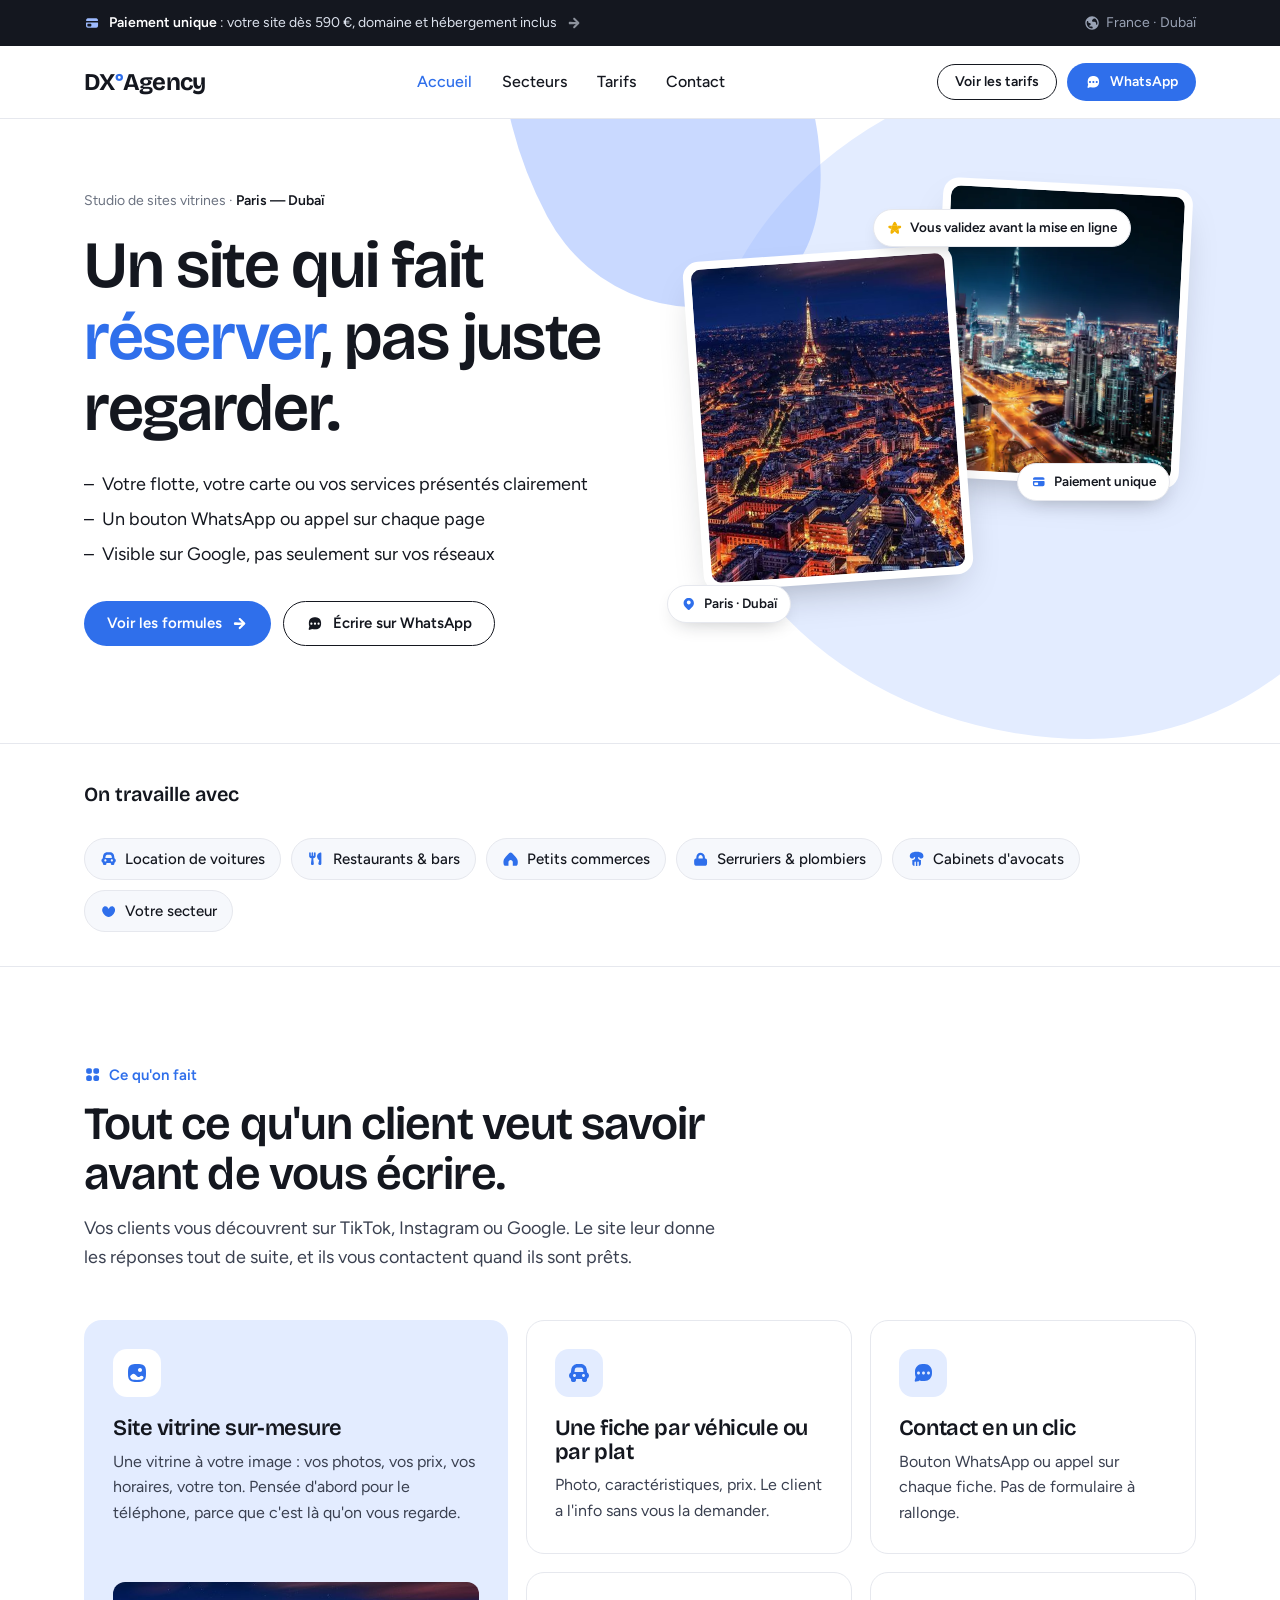
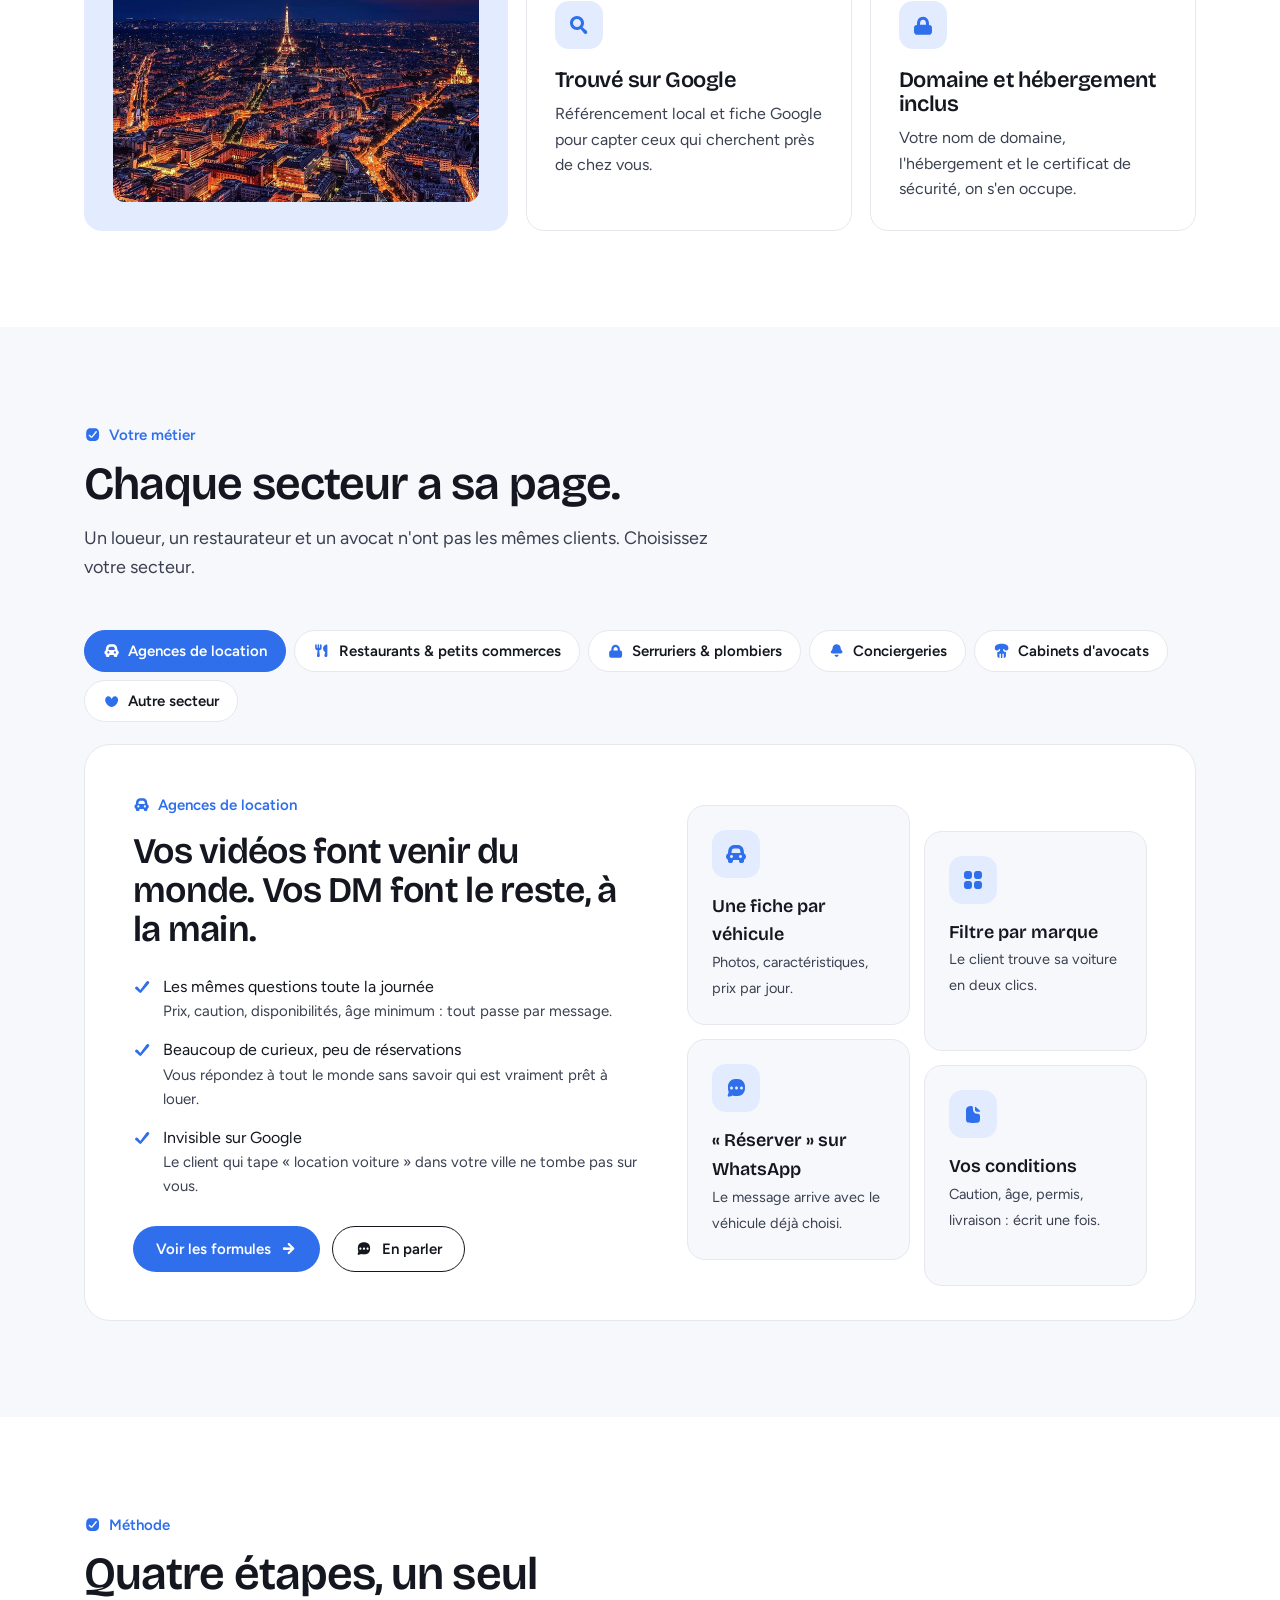
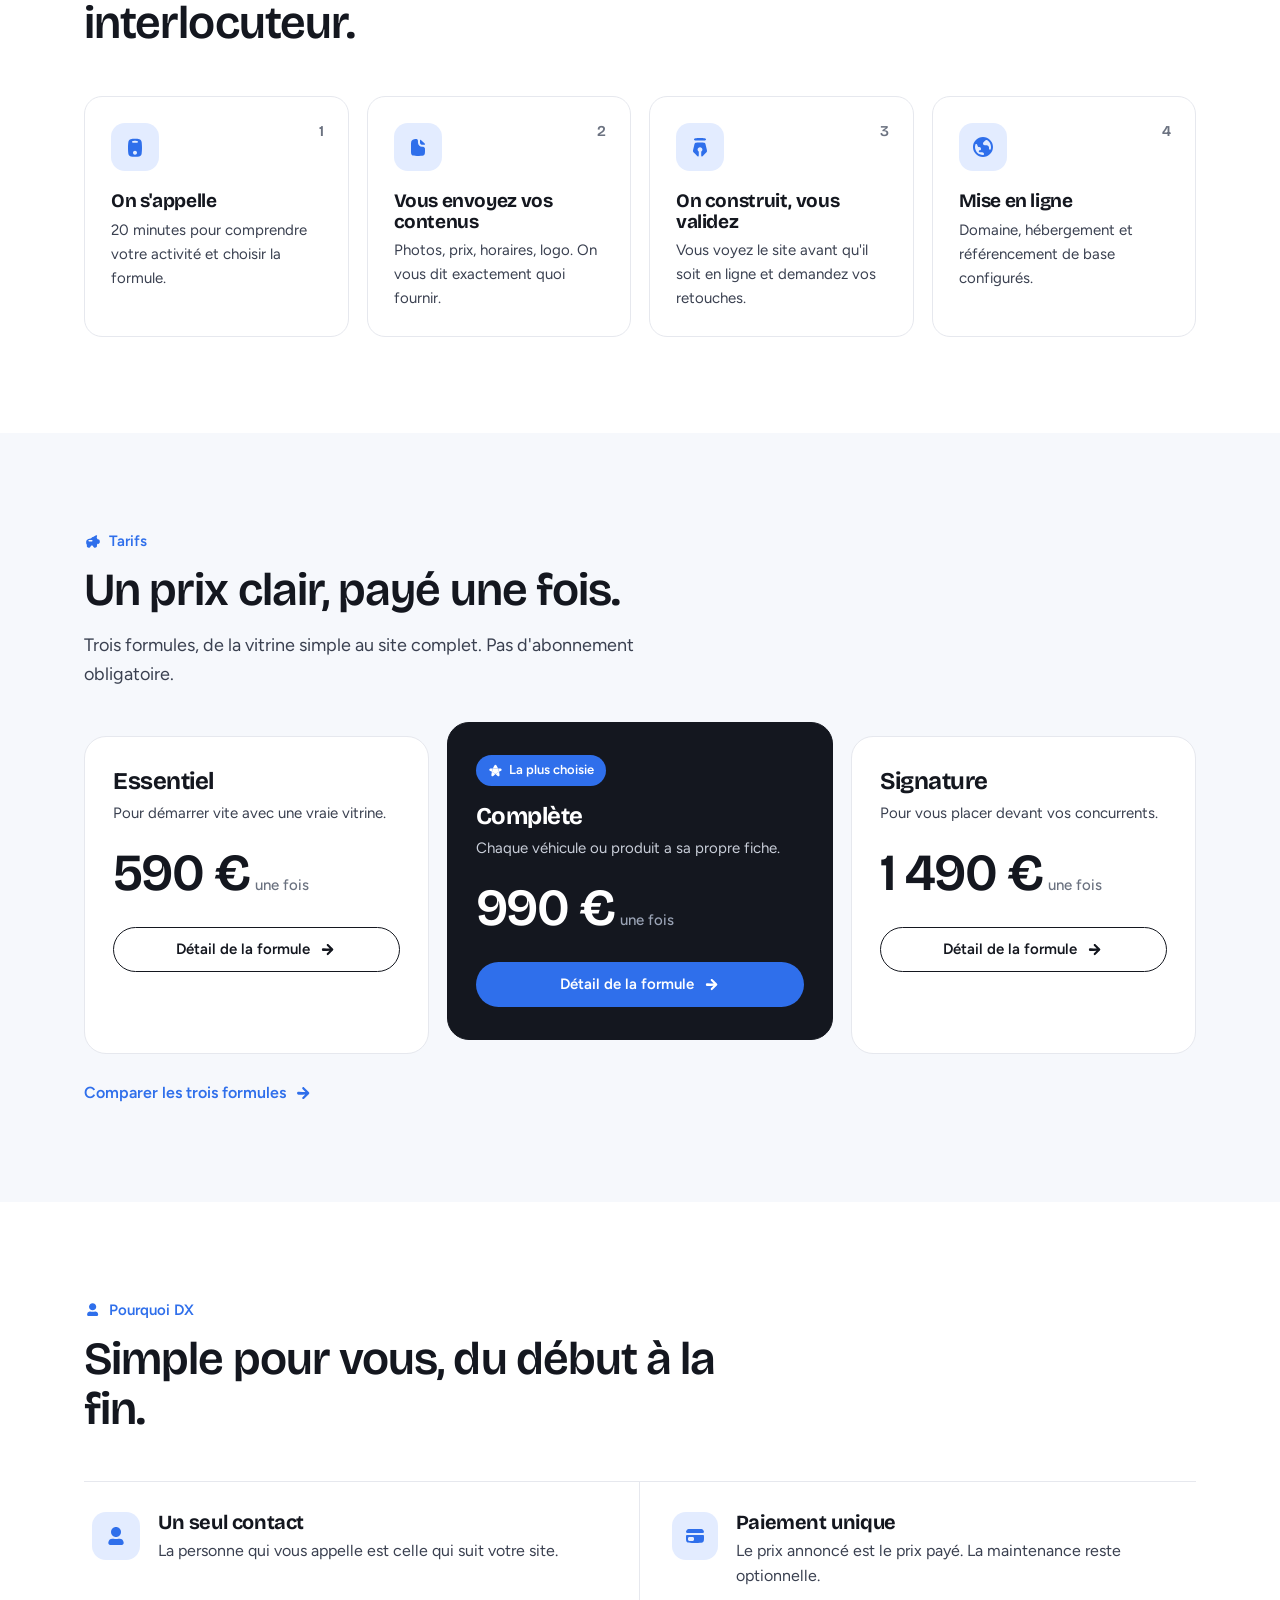
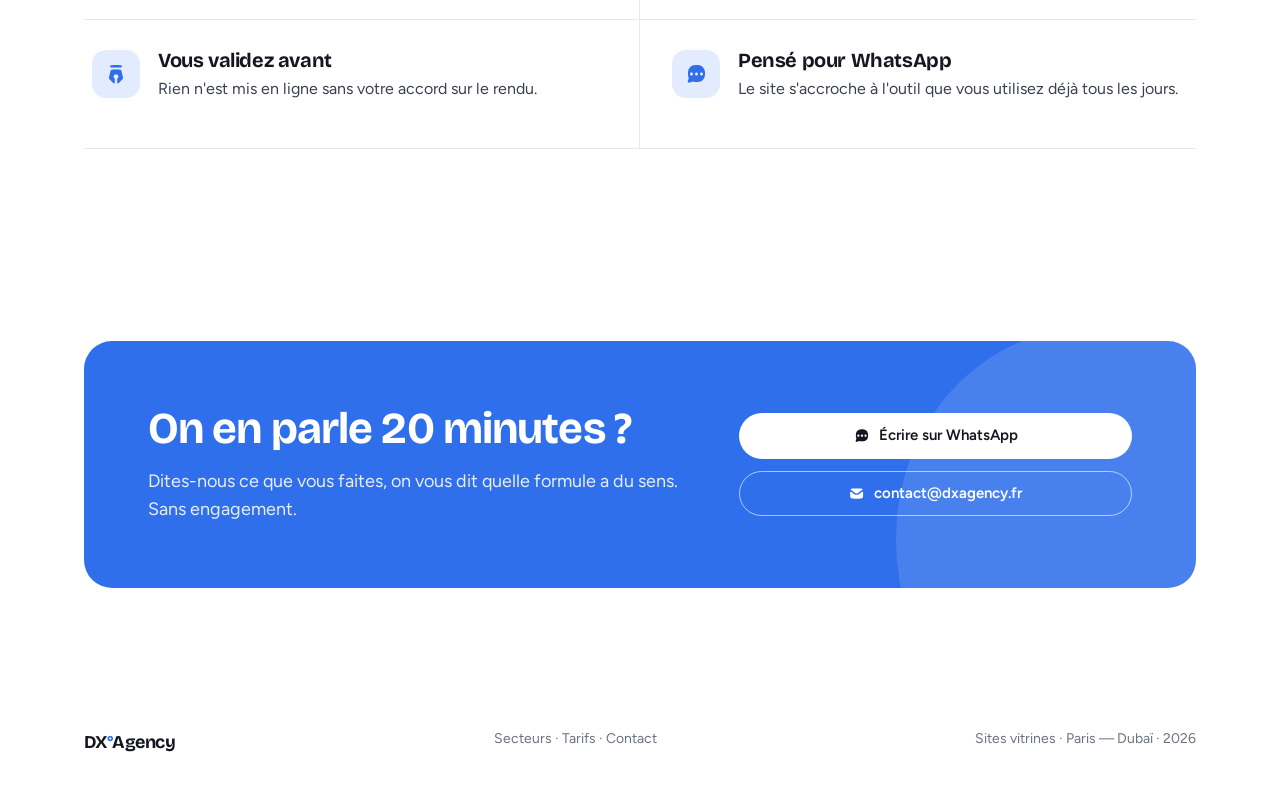
<file: index.html>
<!doctype html>
<html lang="fr">
<head>
<meta charset="utf-8">
<meta name="viewport" content="width=device-width, initial-scale=1">
<title>DX Agency — Sites vitrines pour agences de location et commerces</title>
<meta name="description" content="Sites vitrines sur-mesure pour agences de location de véhicules, restaurants et commerces. Paiement unique, WhatsApp intégré, visible sur Google.">
<link rel="preconnect" href="https://fonts.googleapis.com">
<link rel="preconnect" href="https://fonts.gstatic.com" crossorigin>
<link href="https://fonts.googleapis.com/css2?family=Bricolage+Grotesque:opsz,wght@12..96,500;12..96,600;12..96,700&family=Figtree:wght@400;500;600&display=swap" rel="stylesheet">
<link rel="stylesheet" href="assets/styles.css?v=949ef9b3">
</head>
<body>

<div class="topbar">
  <div class="wrap">
    <div class="ticker" aria-live="polite">
      <a class="msg on" href="tarifs.html"><svg class="i" aria-hidden="true"><use href="assets/icons.svg?v=327e06d9#i-card"/></svg><span class="lg"><b>Paiement unique</b> : votre site dès 590 €, domaine et hébergement inclus</span><span class="sm"><b>Paiement unique</b> : votre site dès 590 €</span><svg class="i" aria-hidden="true"><use href="assets/icons.svg?v=327e06d9#i-arrow-right"/></svg></a>
      <a class="msg" href="contact.html"><svg class="i" aria-hidden="true"><use href="assets/icons.svg?v=327e06d9#i-pen"/></svg><span class="lg"><b>Zéro surprise</b> : vous validez votre site avant sa mise en ligne</span><span class="sm"><b>Zéro surprise</b> : vous validez avant la mise en ligne</span><svg class="i" aria-hidden="true"><use href="assets/icons.svg?v=327e06d9#i-arrow-right"/></svg></a>
      <a class="msg" href="https://wa.me/33763055926" target="_blank" rel="noopener"><svg class="i" aria-hidden="true"><use href="assets/icons.svg?v=327e06d9#i-text-bubble"/></svg><span class="lg"><b>20 minutes au téléphone</b> suffisent pour choisir votre formule</span><span class="sm"><b>20 min au téléphone</b> pour choisir votre formule</span><svg class="i" aria-hidden="true"><use href="assets/icons.svg?v=327e06d9#i-arrow-right"/></svg></a>
      <a class="msg" href="index.html#secteurs"><svg class="i" aria-hidden="true"><use href="assets/icons.svg?v=327e06d9#i-search"/></svg><span class="lg"><b>Trouvé sur Google</b> : référencement inclus dans chaque formule</span><span class="sm"><b>Référencement Google</b> inclus partout</span><svg class="i" aria-hidden="true"><use href="assets/icons.svg?v=327e06d9#i-arrow-right"/></svg></a>
    </div>
    <span class="loc"><svg class="i" aria-hidden="true"><use href="assets/icons.svg?v=327e06d9#i-globe"/></svg>France · Dubaï</span>
  </div>
</div>

<nav class="main">
  <div class="wrap">
    <a href="index.html" class="logo">DX<span>°</span>Agency</a>
    <div class="links">
      <a href="index.html" class="active">Accueil</a>
      <a href="index.html#secteurs">Secteurs</a>
      <a href="tarifs.html">Tarifs</a>
      <a href="contact.html">Contact</a>
    </div>
    <div class="nav-cta">
      <a href="tarifs.html" class="btn btn-ghost btn-sm">Voir les tarifs</a>
      <a href="https://wa.me/33763055926" target="_blank" rel="noopener" class="btn btn-primary btn-sm"><svg class="i" aria-hidden="true"><use href="assets/icons.svg?v=327e06d9#i-text-bubble"/></svg>WhatsApp</a>
      <button class="burger" data-menu aria-label="Ouvrir le menu"><svg class="i" aria-hidden="true"><use href="assets/icons.svg?v=327e06d9#i-menu"/></svg></button>
    </div>
  </div>
</nav>

<div class="mnav">
  <div class="top">
    <a href="index.html" class="logo">DX<span>°</span>Agency</a>
    <button class="burger" data-menu aria-label="Fermer le menu" style="display:block"><svg class="i" aria-hidden="true"><use href="assets/icons.svg?v=327e06d9#i-cross"/></svg></button>
  </div>
  <a class="l" href="index.html">Accueil<svg class="i" aria-hidden="true"><use href="assets/icons.svg?v=327e06d9#i-arrow-right"/></svg></a>
  <a class="l" href="index.html#secteurs">Secteurs<svg class="i" aria-hidden="true"><use href="assets/icons.svg?v=327e06d9#i-arrow-right"/></svg></a>
  <a class="l" href="tarifs.html">Tarifs<svg class="i" aria-hidden="true"><use href="assets/icons.svg?v=327e06d9#i-arrow-right"/></svg></a>
  <a class="l" href="contact.html">Contact<svg class="i" aria-hidden="true"><use href="assets/icons.svg?v=327e06d9#i-arrow-right"/></svg></a>
  <a href="https://wa.me/33763055926" target="_blank" rel="noopener" class="btn btn-primary"><svg class="i" aria-hidden="true"><use href="assets/icons.svg?v=327e06d9#i-text-bubble"/></svg>Écrire sur WhatsApp</a>
</div>

<header class="hero">
  <div class="blob"></div>
  <div class="blob b2"></div>
  <div class="wrap">
    <div>
      <div class="crumb">Studio de sites vitrines · <b>Paris — Dubaï</b></div>
      <h1>Un site qui fait <em>réserver</em>, pas juste regarder.</h1>
      <ul class="dash">
        <li>Votre flotte, votre carte ou vos services présentés clairement</li>
        <li>Un bouton WhatsApp ou appel sur chaque page</li>
        <li>Visible sur Google, pas seulement sur vos réseaux</li>
      </ul>
      <div class="hero-cta">
        <a href="tarifs.html" class="btn btn-primary">Voir les formules<svg class="i go" aria-hidden="true"><use href="assets/icons.svg?v=327e06d9#i-arrow-right"/></svg></a>
        <a href="https://wa.me/33763055926" target="_blank" rel="noopener" class="btn btn-ghost"><svg class="i" aria-hidden="true"><use href="assets/icons.svg?v=327e06d9#i-text-bubble"/></svg>Écrire sur WhatsApp</a>
      </div>
    </div>
    <div class="stack">
      <div class="card-photo p2"><img src="images/dubai.webp" alt="Dubaï de nuit"></div>
      <div class="card-photo p1"><img src="images/paris.jpg" alt="Paris de nuit"></div>
      <span class="tag t1"><svg class="i" aria-hidden="true"><use href="assets/icons.svg?v=327e06d9#i-map-pin"/></svg>Paris · Dubaï</span>
      <span class="tag t2"><svg class="i" aria-hidden="true"><use href="assets/icons.svg?v=327e06d9#i-card"/></svg>Paiement unique</span>
      <span class="tag t3"><svg class="i" aria-hidden="true"><use href="assets/icons.svg?v=327e06d9#i-star"/></svg>Vous validez avant la mise en ligne</span>
    </div>
  </div>
</header>

<div class="sectors">
  <div class="wrap">
    <p>On travaille avec</p>
    <div class="chips">
      <a href="#s-location" class="chip" data-goto="s-location"><svg class="i" aria-hidden="true"><use href="assets/icons.svg?v=327e06d9#i-car"/></svg>Location de voitures</a>
      <a href="#s-restaurants" class="chip" data-goto="s-restaurants"><svg class="i" aria-hidden="true"><use href="assets/icons.svg?v=327e06d9#i-cutlery"/></svg>Restaurants & bars</a>
      <a href="#s-restaurants" class="chip" data-goto="s-restaurants"><svg class="i" aria-hidden="true"><use href="assets/icons.svg?v=327e06d9#i-home"/></svg>Petits commerces</a>
      <a href="#s-artisans" class="chip" data-goto="s-artisans"><svg class="i" aria-hidden="true"><use href="assets/icons.svg?v=327e06d9#i-lock"/></svg>Serruriers & plombiers</a>
      <a href="#s-avocats" class="chip" data-goto="s-avocats"><svg class="i" aria-hidden="true"><use href="assets/icons.svg?v=327e06d9#i-pillar"/></svg>Cabinets d'avocats</a>
      <a href="contact.html" class="chip"><svg class="i" aria-hidden="true"><use href="assets/icons.svg?v=327e06d9#i-heart"/></svg>Votre secteur</a>
    </div>
  </div>
</div>

<section class="block">
  <div class="wrap">
    <div class="head">
      <span class="eyebrow"><svg class="i" aria-hidden="true"><use href="assets/icons.svg?v=327e06d9#i-grid"/></svg>Ce qu'on fait</span>
      <h2>Tout ce qu'un client veut savoir avant de vous écrire.</h2>
      <p>Vos clients vous découvrent sur TikTok, Instagram ou Google. Le site leur donne les réponses tout de suite, et ils vous contactent quand ils sont prêts.</p>
    </div>
    <div class="services">
      <div class="svc big">
        <div class="ico"><svg class="i" aria-hidden="true"><use href="assets/icons.svg?v=327e06d9#i-gallery"/></svg></div>
        <h3>Site vitrine sur-mesure</h3>
        <p>Une vitrine à votre image : vos photos, vos prix, vos horaires, votre ton. Pensée d'abord pour le téléphone, parce que c'est là qu'on vous regarde.</p>
        <div class="shot"><img src="images/paris.jpg" alt=""></div>
      </div>
      <div class="svc">
        <div class="ico"><svg class="i" aria-hidden="true"><use href="assets/icons.svg?v=327e06d9#i-car"/></svg></div>
        <h3>Une fiche par véhicule ou par plat</h3>
        <p>Photo, caractéristiques, prix. Le client a l'info sans vous la demander.</p>
      </div>
      <div class="svc">
        <div class="ico"><svg class="i" aria-hidden="true"><use href="assets/icons.svg?v=327e06d9#i-text-bubble"/></svg></div>
        <h3>Contact en un clic</h3>
        <p>Bouton WhatsApp ou appel sur chaque fiche. Pas de formulaire à rallonge.</p>
      </div>
      <div class="svc">
        <div class="ico"><svg class="i" aria-hidden="true"><use href="assets/icons.svg?v=327e06d9#i-search"/></svg></div>
        <h3>Trouvé sur Google</h3>
        <p>Référencement local et fiche Google pour capter ceux qui cherchent près de chez vous.</p>
      </div>
      <div class="svc">
        <div class="ico"><svg class="i" aria-hidden="true"><use href="assets/icons.svg?v=327e06d9#i-lock"/></svg></div>
        <h3>Domaine et hébergement inclus</h3>
        <p>Votre nom de domaine, l'hébergement et le certificat de sécurité, on s'en occupe.</p>
      </div>
    </div>
  </div>
</section>

<section class="block alt" id="secteurs">
  <div class="wrap">
    <div class="head">
      <span class="eyebrow"><svg class="i" aria-hidden="true"><use href="assets/icons.svg?v=327e06d9#i-tasks"/></svg>Votre métier</span>
      <h2>Chaque secteur a sa page.</h2>
      <p>Un loueur, un restaurateur et un avocat n'ont pas les mêmes clients. Choisissez votre secteur.</p>
    </div>
    <div class="tabs" role="tablist">
      <button class="tab on" role="tab" data-tab="s-location"><svg class="i" aria-hidden="true"><use href="assets/icons.svg?v=327e06d9#i-car"/></svg>Agences de location</button>
      <button class="tab" role="tab" data-tab="s-restaurants"><svg class="i" aria-hidden="true"><use href="assets/icons.svg?v=327e06d9#i-cutlery"/></svg>Restaurants & petits commerces</button>
      <button class="tab" role="tab" data-tab="s-artisans"><svg class="i" aria-hidden="true"><use href="assets/icons.svg?v=327e06d9#i-lock"/></svg>Serruriers & plombiers</button>
      <button class="tab" role="tab" data-tab="s-conciergeries"><svg class="i" aria-hidden="true"><use href="assets/icons.svg?v=327e06d9#i-bell"/></svg>Conciergeries</button>
      <button class="tab" role="tab" data-tab="s-avocats"><svg class="i" aria-hidden="true"><use href="assets/icons.svg?v=327e06d9#i-pillar"/></svg>Cabinets d'avocats</button>
      <a class="tab" href="contact.html"><svg class="i" aria-hidden="true"><use href="assets/icons.svg?v=327e06d9#i-heart"/></svg>Autre secteur</a>
    </div>
    <div class="tab-panel" id="s-location" role="tabpanel">
      <div>
        <span class="eyebrow"><svg class="i" aria-hidden="true"><use href="assets/icons.svg?v=327e06d9#i-car"/></svg>Agences de location</span>
        <h3 class="panel-title">Vos vidéos font venir du monde. Vos DM font le reste, à la main.</h3>
        <ul class="ticks">
        <li><svg class="i" aria-hidden="true"><use href="assets/icons.svg?v=327e06d9#i-check"/></svg><span>Les mêmes questions toute la journée<small>Prix, caution, disponibilités, âge minimum : tout passe par message.</small></span></li>
        <li><svg class="i" aria-hidden="true"><use href="assets/icons.svg?v=327e06d9#i-check"/></svg><span>Beaucoup de curieux, peu de réservations<small>Vous répondez à tout le monde sans savoir qui est vraiment prêt à louer.</small></span></li>
        <li><svg class="i" aria-hidden="true"><use href="assets/icons.svg?v=327e06d9#i-check"/></svg><span>Invisible sur Google<small>Le client qui tape « location voiture » dans votre ville ne tombe pas sur vous.</small></span></li>
        </ul>
        <div class="hero-cta" style="margin-top:28px">
          <a href="tarifs.html" class="btn btn-primary">Voir les formules<svg class="i go" aria-hidden="true"><use href="assets/icons.svg?v=327e06d9#i-arrow-right"/></svg></a>
          <a href="https://wa.me/33763055926" target="_blank" rel="noopener" class="btn btn-ghost"><svg class="i" aria-hidden="true"><use href="assets/icons.svg?v=327e06d9#i-text-bubble"/></svg>En parler</a>
        </div>
      </div>
      <div class="tiles">
        <div class="tile"><div class="ico"><svg class="i" aria-hidden="true"><use href="assets/icons.svg?v=327e06d9#i-car"/></svg></div><b>Une fiche par véhicule</b><span>Photos, caractéristiques, prix par jour.</span></div>
        <div class="tile"><div class="ico"><svg class="i" aria-hidden="true"><use href="assets/icons.svg?v=327e06d9#i-grid"/></svg></div><b>Filtre par marque</b><span>Le client trouve sa voiture en deux clics.</span></div>
        <div class="tile"><div class="ico"><svg class="i" aria-hidden="true"><use href="assets/icons.svg?v=327e06d9#i-text-bubble"/></svg></div><b>« Réserver » sur WhatsApp</b><span>Le message arrive avec le véhicule déjà choisi.</span></div>
        <div class="tile"><div class="ico"><svg class="i" aria-hidden="true"><use href="assets/icons.svg?v=327e06d9#i-paper"/></svg></div><b>Vos conditions</b><span>Caution, âge, permis, livraison : écrit une fois.</span></div>
      </div>
    </div>
    <div class="tab-panel" id="s-restaurants" role="tabpanel" hidden>
      <div>
        <span class="eyebrow"><svg class="i" aria-hidden="true"><use href="assets/icons.svg?v=327e06d9#i-cutlery"/></svg>Restaurants & petits commerces</span>
        <h3 class="panel-title">On vous cherche sur Google. On tombe sur une fiche vide ou une carte en photo floue.</h3>
        <ul class="ticks">
        <li><svg class="i" aria-hidden="true"><use href="assets/icons.svg?v=327e06d9#i-check"/></svg><span>La carte n'est nulle part en ligne<small>Ou alors en photo prise au téléphone, illisible sur mobile.</small></span></li>
        <li><svg class="i" aria-hidden="true"><use href="assets/icons.svg?v=327e06d9#i-check"/></svg><span>Des horaires pas à jour<small>Le client hésite, appelle, ou va chez le voisin.</small></span></li>
        <li><svg class="i" aria-hidden="true"><use href="assets/icons.svg?v=327e06d9#i-check"/></svg><span>Tout repose sur Instagram<small>Bien pour donner envie, mais on n'y trouve ni la carte ni les infos pratiques.</small></span></li>
        </ul>
        <div class="hero-cta" style="margin-top:28px">
          <a href="tarifs.html" class="btn btn-primary">Voir les formules<svg class="i go" aria-hidden="true"><use href="assets/icons.svg?v=327e06d9#i-arrow-right"/></svg></a>
          <a href="https://wa.me/33763055926" target="_blank" rel="noopener" class="btn btn-ghost"><svg class="i" aria-hidden="true"><use href="assets/icons.svg?v=327e06d9#i-text-bubble"/></svg>En parler</a>
        </div>
      </div>
      <div class="tiles">
        <div class="tile"><div class="ico"><svg class="i" aria-hidden="true"><use href="assets/icons.svg?v=327e06d9#i-cutlery"/></svg></div><b>Votre carte</b><span>Lisible sur téléphone, facile à mettre à jour.</span></div>
        <div class="tile"><div class="ico"><svg class="i" aria-hidden="true"><use href="assets/icons.svg?v=327e06d9#i-clock"/></svg></div><b>Horaires</b><span>Toujours justes, aussi sur Google.</span></div>
        <div class="tile"><div class="ico"><svg class="i" aria-hidden="true"><use href="assets/icons.svg?v=327e06d9#i-map-pin"/></svg></div><b>Itinéraire</b><span>Un clic vers Google Maps.</span></div>
        <div class="tile"><div class="ico"><svg class="i" aria-hidden="true"><use href="assets/icons.svg?v=327e06d9#i-phone"/></svg></div><b>Réserver</b><span>Appel ou WhatsApp en un clic.</span></div>
      </div>
    </div>
    <div class="tab-panel" id="s-artisans" role="tabpanel" hidden>
      <div>
        <span class="eyebrow"><svg class="i" aria-hidden="true"><use href="assets/icons.svg?v=327e06d9#i-lock"/></svg>Serruriers & plombiers</span>
        <h3 class="panel-title">Porte claquée, fuite d'eau : on cherche sur Google, et on appelle le premier qui inspire confiance.</h3>
        <ul class="ticks">
        <li><svg class="i" aria-hidden="true"><use href="assets/icons.svg?v=327e06d9#i-check"/></svg><span>On tape « serrurier » ou « plombier » et le nom de la ville<small>Si vous n'apparaissez pas, l'appel part chez quelqu'un d'autre.</small></span></li>
        <li><svg class="i" aria-hidden="true"><use href="assets/icons.svg?v=327e06d9#i-check"/></svg><span>Le client a peur de payer trop cher<small>Sans prix indicatif ni avis visibles, il hésite à vous appeler.</small></span></li>
        <li><svg class="i" aria-hidden="true"><use href="assets/icons.svg?v=327e06d9#i-check"/></svg><span>Il veut savoir si vous venez chez lui<small>Vos zones d'intervention ne sont écrites nulle part.</small></span></li>
        </ul>
        <div class="hero-cta" style="margin-top:28px">
          <a href="tarifs.html" class="btn btn-primary">Voir les formules<svg class="i go" aria-hidden="true"><use href="assets/icons.svg?v=327e06d9#i-arrow-right"/></svg></a>
          <a href="https://wa.me/33763055926" target="_blank" rel="noopener" class="btn btn-ghost"><svg class="i" aria-hidden="true"><use href="assets/icons.svg?v=327e06d9#i-text-bubble"/></svg>En parler</a>
        </div>
      </div>
      <div class="tiles">
        <div class="tile"><div class="ico"><svg class="i" aria-hidden="true"><use href="assets/icons.svg?v=327e06d9#i-phone"/></svg></div><b>Appel en un clic</b><span>Votre numéro en grand, sur chaque page.</span></div>
        <div class="tile"><div class="ico"><svg class="i" aria-hidden="true"><use href="assets/icons.svg?v=327e06d9#i-map-pin"/></svg></div><b>Zones d'intervention</b><span>Les villes et quartiers où vous vous déplacez.</span></div>
        <div class="tile"><div class="ico"><svg class="i" aria-hidden="true"><use href="assets/icons.svg?v=327e06d9#i-card"/></svg></div><b>Prix indicatifs</b><span>Déplacement, ouverture de porte, devis : clair d'avance.</span></div>
        <div class="tile"><div class="ico"><svg class="i" aria-hidden="true"><use href="assets/icons.svg?v=327e06d9#i-star"/></svg></div><b>Avis & chantiers</b><span>Vos avis Google et photos d'interventions.</span></div>
      </div>
    </div>
    <div class="tab-panel" id="s-conciergeries" role="tabpanel" hidden>
      <div>
        <span class="eyebrow"><svg class="i" aria-hidden="true"><use href="assets/icons.svg?v=327e06d9#i-bell"/></svg>Conciergeries</span>
        <h3 class="panel-title">Un propriétaire ne confie pas son bien sans savoir à qui il a affaire.</h3>
        <ul class="ticks">
        <li><svg class="i" aria-hidden="true"><use href="assets/icons.svg?v=327e06d9#i-check"/></svg><span>Il compare plusieurs conciergeries<small>Celle qui explique clairement ce qu'elle fait part avec un avantage.</small></span></li>
        <li><svg class="i" aria-hidden="true"><use href="assets/icons.svg?v=327e06d9#i-check"/></svg><span>Vos services ne sont écrits nulle part<small>Ménage, check-in, linge, gestion des annonces : il doit tout demander.</small></span></li>
        <li><svg class="i" aria-hidden="true"><use href="assets/icons.svg?v=327e06d9#i-check"/></svg><span>Instagram ne suffit pas<small>De belles photos de logements, mais pas vos conditions ni vos zones.</small></span></li>
        </ul>
        <div class="hero-cta" style="margin-top:28px">
          <a href="tarifs.html" class="btn btn-primary">Voir les formules<svg class="i go" aria-hidden="true"><use href="assets/icons.svg?v=327e06d9#i-arrow-right"/></svg></a>
          <a href="https://wa.me/33763055926" target="_blank" rel="noopener" class="btn btn-ghost"><svg class="i" aria-hidden="true"><use href="assets/icons.svg?v=327e06d9#i-text-bubble"/></svg>En parler</a>
        </div>
      </div>
      <div class="tiles">
        <div class="tile"><div class="ico"><svg class="i" aria-hidden="true"><use href="assets/icons.svg?v=327e06d9#i-tasks"/></svg></div><b>Vos services</b><span>Ménage, accueil, linge, annonces.</span></div>
        <div class="tile"><div class="ico"><svg class="i" aria-hidden="true"><use href="assets/icons.svg?v=327e06d9#i-map-pin"/></svg></div><b>Vos zones</b><span>Les villes et quartiers où vous gérez.</span></div>
        <div class="tile"><div class="ico"><svg class="i" aria-hidden="true"><use href="assets/icons.svg?v=327e06d9#i-paper"/></svg></div><b>Vos conditions</b><span>Votre fonctionnement, expliqué simplement.</span></div>
        <div class="tile"><div class="ico"><svg class="i" aria-hidden="true"><use href="assets/icons.svg?v=327e06d9#i-home"/></svg></div><b>Espace propriétaires</b><span>Un contact direct pour confier un bien.</span></div>
      </div>
    </div>
    <div class="tab-panel" id="s-avocats" role="tabpanel" hidden>
      <div>
        <span class="eyebrow"><svg class="i" aria-hidden="true"><use href="assets/icons.svg?v=327e06d9#i-pillar"/></svg>Cabinets d'avocats</span>
        <h3 class="panel-title">On choisit un avocat sur la confiance. Elle commence souvent par le site.</h3>
        <ul class="ticks">
        <li><svg class="i" aria-hidden="true"><use href="assets/icons.svg?v=327e06d9#i-check"/></svg><span>On cherche « avocat », un domaine et une ville<small>Le cabinet qui apparaît avec un site clair est appelé en premier.</small></span></li>
        <li><svg class="i" aria-hidden="true"><use href="assets/icons.svg?v=327e06d9#i-check"/></svg><span>Un site absent ou daté inquiète<small>Le client se demande si le cabinet est toujours actif.</small></span></li>
        <li><svg class="i" aria-hidden="true"><use href="assets/icons.svg?v=327e06d9#i-check"/></svg><span>Les infos pratiques manquent<small>Domaines traités, premier rendez-vous, accès : il doit appeler pour savoir.</small></span></li>
        </ul>
        <div class="hero-cta" style="margin-top:28px">
          <a href="tarifs.html" class="btn btn-primary">Voir les formules<svg class="i go" aria-hidden="true"><use href="assets/icons.svg?v=327e06d9#i-arrow-right"/></svg></a>
          <a href="https://wa.me/33763055926" target="_blank" rel="noopener" class="btn btn-ghost"><svg class="i" aria-hidden="true"><use href="assets/icons.svg?v=327e06d9#i-text-bubble"/></svg>En parler</a>
        </div>
      </div>
      <div class="tiles">
        <div class="tile"><div class="ico"><svg class="i" aria-hidden="true"><use href="assets/icons.svg?v=327e06d9#i-pillar"/></svg></div><b>Domaines d'intervention</b><span>Chaque domaine expliqué clairement.</span></div>
        <div class="tile"><div class="ico"><svg class="i" aria-hidden="true"><use href="assets/icons.svg?v=327e06d9#i-user"/></svg></div><b>Le cabinet</b><span>Présentation des avocats et du parcours.</span></div>
        <div class="tile"><div class="ico"><svg class="i" aria-hidden="true"><use href="assets/icons.svg?v=327e06d9#i-calendar"/></svg></div><b>Prise de rendez-vous</b><span>Appel ou email en un clic.</span></div>
        <div class="tile"><div class="ico"><svg class="i" aria-hidden="true"><use href="assets/icons.svg?v=327e06d9#i-map-pin"/></svg></div><b>Accès & horaires</b><span>Adresse, plan, horaires du cabinet.</span></div>
      </div>
    </div>
  </div>
</section>

<section class="block">
  <div class="wrap">
    <div class="head">
      <span class="eyebrow"><svg class="i" aria-hidden="true"><use href="assets/icons.svg?v=327e06d9#i-tasks"/></svg>Méthode</span>
      <h2>Quatre étapes, un seul interlocuteur.</h2>
    </div>
    <div class="steps">
      <div class="step"><span class="n">1</span><div class="ico"><svg class="i" aria-hidden="true"><use href="assets/icons.svg?v=327e06d9#i-phone"/></svg></div><h3>On s'appelle</h3><p>20 minutes pour comprendre votre activité et choisir la formule.</p></div>
      <div class="step"><span class="n">2</span><div class="ico"><svg class="i" aria-hidden="true"><use href="assets/icons.svg?v=327e06d9#i-paper"/></svg></div><h3>Vous envoyez vos contenus</h3><p>Photos, prix, horaires, logo. On vous dit exactement quoi fournir.</p></div>
      <div class="step"><span class="n">3</span><div class="ico"><svg class="i" aria-hidden="true"><use href="assets/icons.svg?v=327e06d9#i-pen"/></svg></div><h3>On construit, vous validez</h3><p>Vous voyez le site avant qu'il soit en ligne et demandez vos retouches.</p></div>
      <div class="step"><span class="n">4</span><div class="ico"><svg class="i" aria-hidden="true"><use href="assets/icons.svg?v=327e06d9#i-globe"/></svg></div><h3>Mise en ligne</h3><p>Domaine, hébergement et référencement de base configurés.</p></div>
    </div>
  </div>
</section>

<section class="block alt">
  <div class="wrap">
    <div class="head">
      <span class="eyebrow"><svg class="i" aria-hidden="true"><use href="assets/icons.svg?v=327e06d9#i-piggy-bank"/></svg>Tarifs</span>
      <h2>Un prix clair, payé une fois.</h2>
      <p>Trois formules, de la vitrine simple au site complet. Pas d'abonnement obligatoire.</p>
    </div>
    <div class="prices">
      <div class="price">
        <h3>Essentiel</h3>
        <p class="for">Pour démarrer vite avec une vraie vitrine.</p>
        <div class="amount">590 €<small>une fois</small></div>
        <a href="tarifs.html" class="btn btn-ghost" style="margin-top:28px">Détail de la formule<svg class="i go" aria-hidden="true"><use href="assets/icons.svg?v=327e06d9#i-arrow-right"/></svg></a>
      </div>
      <div class="price pop">
        <span class="badge"><svg class="i" aria-hidden="true"><use href="assets/icons.svg?v=327e06d9#i-star"/></svg>La plus choisie</span>
        <h3>Complète</h3>
        <p class="for">Chaque véhicule ou produit a sa propre fiche.</p>
        <div class="amount">990 €<small>une fois</small></div>
        <a href="tarifs.html" class="btn btn-primary" style="margin-top:28px">Détail de la formule<svg class="i go" aria-hidden="true"><use href="assets/icons.svg?v=327e06d9#i-arrow-right"/></svg></a>
      </div>
      <div class="price">
        <h3>Signature</h3>
        <p class="for">Pour vous placer devant vos concurrents.</p>
        <div class="amount">1 490 €<small>une fois</small></div>
        <a href="tarifs.html" class="btn btn-ghost" style="margin-top:28px">Détail de la formule<svg class="i go" aria-hidden="true"><use href="assets/icons.svg?v=327e06d9#i-arrow-right"/></svg></a>
      </div>
    </div>
    <a href="tarifs.html" class="more">Comparer les trois formules<svg class="i" aria-hidden="true"><use href="assets/icons.svg?v=327e06d9#i-arrow-right"/></svg></a>
  </div>
</section>

<section class="block">
  <div class="wrap">
    <div class="head">
      <span class="eyebrow"><svg class="i" aria-hidden="true"><use href="assets/icons.svg?v=327e06d9#i-user"/></svg>Pourquoi DX</span>
      <h2>Simple pour vous, du début à la fin.</h2>
    </div>
    <div class="why">
      <div><div class="ico"><svg class="i" aria-hidden="true"><use href="assets/icons.svg?v=327e06d9#i-user"/></svg></div><div><h3>Un seul contact</h3><p>La personne qui vous appelle est celle qui suit votre site.</p></div></div>
      <div><div class="ico"><svg class="i" aria-hidden="true"><use href="assets/icons.svg?v=327e06d9#i-card"/></svg></div><div><h3>Paiement unique</h3><p>Le prix annoncé est le prix payé. La maintenance reste optionnelle.</p></div></div>
      <div><div class="ico"><svg class="i" aria-hidden="true"><use href="assets/icons.svg?v=327e06d9#i-pen"/></svg></div><div><h3>Vous validez avant</h3><p>Rien n'est mis en ligne sans votre accord sur le rendu.</p></div></div>
      <div><div class="ico"><svg class="i" aria-hidden="true"><use href="assets/icons.svg?v=327e06d9#i-text-bubble"/></svg></div><div><h3>Pensé pour WhatsApp</h3><p>Le site s'accroche à l'outil que vous utilisez déjà tous les jours.</p></div></div>
    </div>
  </div>
</section>


<section class="block" id="contact">
  <div class="wrap">
    <div class="cta-box">
      <div>
        <h2>On en parle 20 minutes ?</h2>
        <p>Dites-nous ce que vous faites, on vous dit quelle formule a du sens. Sans engagement.</p>
      </div>
      <div class="cta-actions">
        <a href="https://wa.me/33763055926" target="_blank" rel="noopener" class="btn btn-white"><svg class="i" aria-hidden="true"><use href="assets/icons.svg?v=327e06d9#i-text-bubble"/></svg>Écrire sur WhatsApp</a>
        <a href="mailto:contact@dxagency.fr" class="btn btn-line"><svg class="i" aria-hidden="true"><use href="assets/icons.svg?v=327e06d9#i-mail"/></svg>contact@dxagency.fr</a>
      </div>
    </div>
  </div>
</section>

<footer>
  <div class="wrap">
    <span class="logo" style="font-size:18px">DX<span>°</span>Agency</span>
    <span>
      <a href="index.html#secteurs">Secteurs</a> ·
      <a href="tarifs.html">Tarifs</a> ·
      <a href="contact.html">Contact</a>
    </span>
    <span>Sites vitrines · Paris — Dubaï · 2026</span>
  </div>
</footer>
<script src="assets/main.js?v=f18b262d"></script>
</body>
</html>
</file>
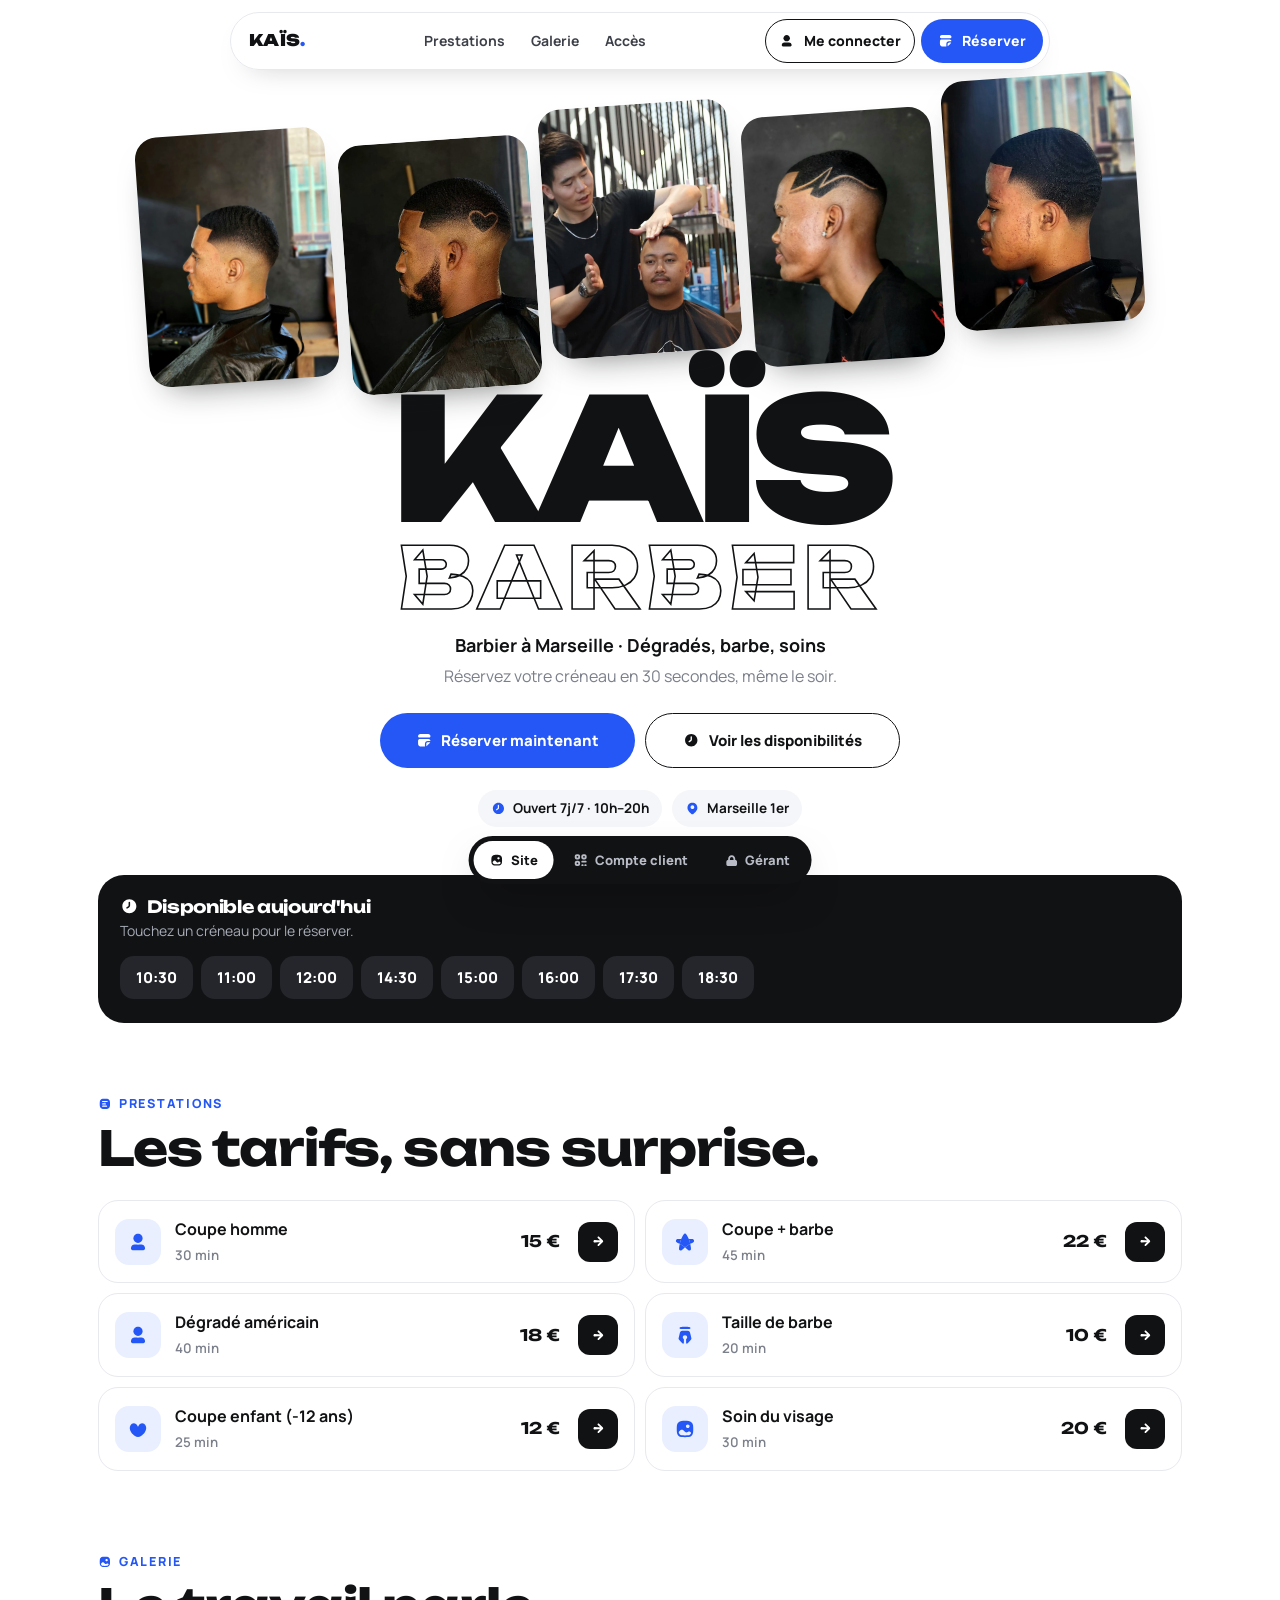
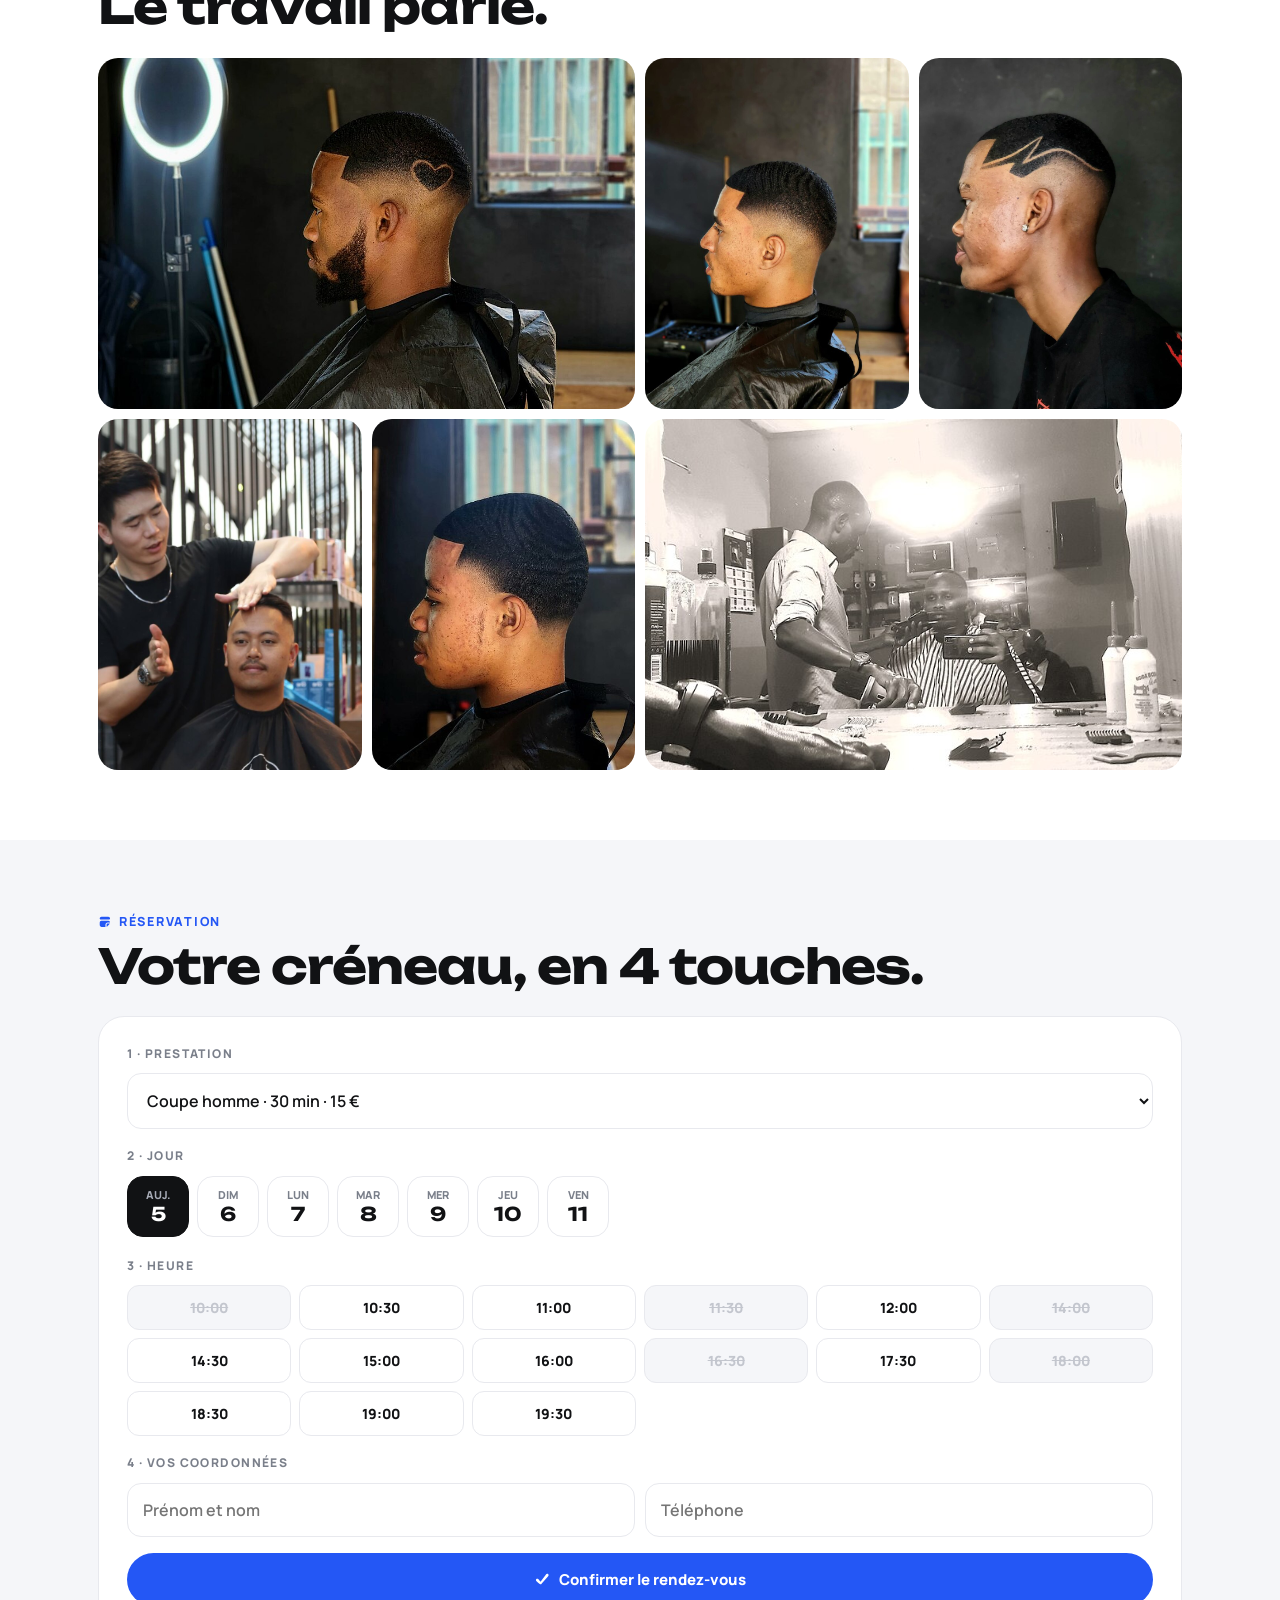
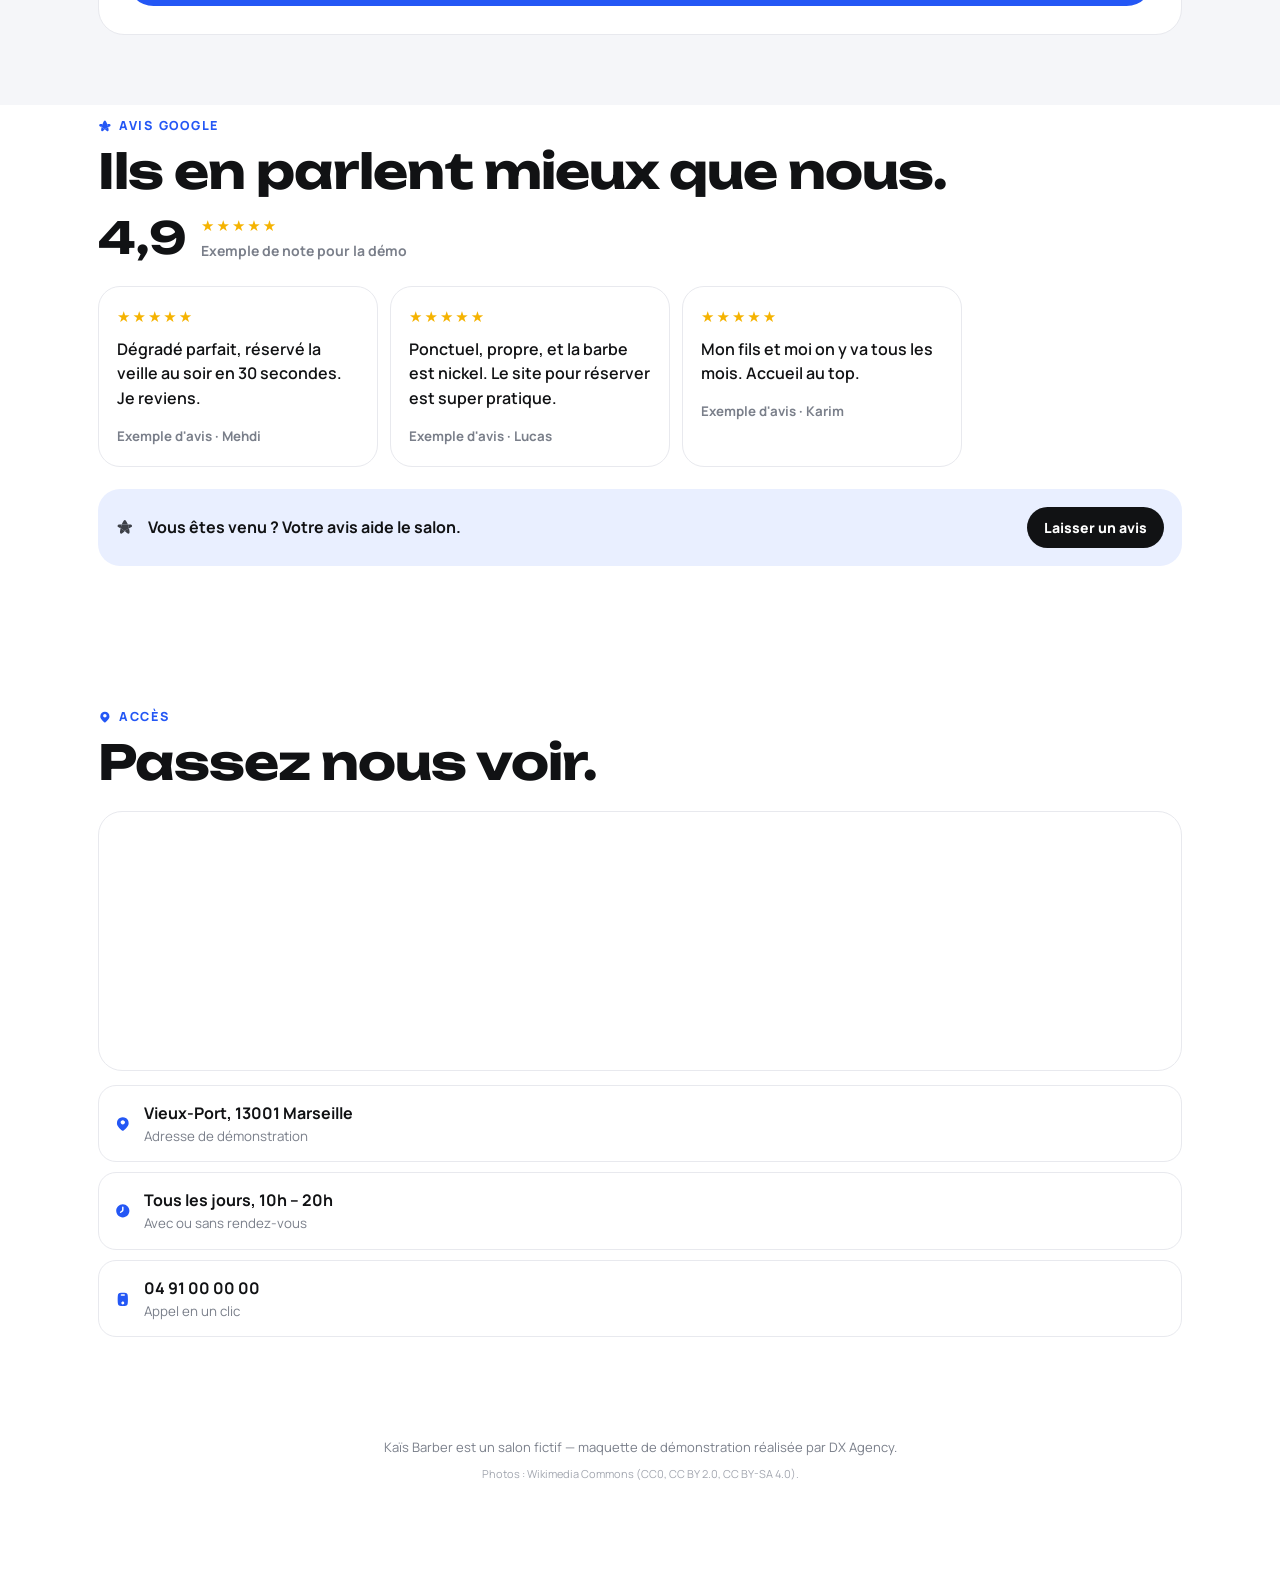
<file: demo/barbier/index.html>
<!doctype html>
<html lang="fr">
<head>
<meta charset="utf-8">
<meta name="robots" content="noindex, nofollow">
<meta name="viewport" content="width=device-width, initial-scale=1, viewport-fit=cover">
<title>Kaïs Barber — Marseille</title>
<link rel="preconnect" href="https://fonts.googleapis.com">
<link rel="preconnect" href="https://fonts.gstatic.com" crossorigin>
<link href="https://fonts.googleapis.com/css2?family=Unbounded:wght@500;700;900&family=Manrope:wght@400;500;600;700;800&display=swap" rel="stylesheet">
<style>
:root{--ink:#111214;--text:#3D4048;--muted:#7A7F8A;--line:#E8E9EE;--soft:#F5F6F9;--blue:#2457F5;--blue2:#1A43C8;--bluesoft:#E9EFFF;--green:#16A36A}
*{box-sizing:border-box}
html{scroll-behavior:smooth}
body{margin:0;background:#fff;color:var(--text);font:400 16px/1.55 'Manrope',system-ui,sans-serif;overflow-x:hidden;-webkit-tap-highlight-color:transparent}
img{display:block;max-width:100%}
a{color:inherit;text-decoration:none}
h1,h2,h3{font-family:'Unbounded',sans-serif;color:var(--ink);margin:0;letter-spacing:-.02em;line-height:1.05}
.wrap{max-width:1120px;margin:0 auto;padding:0 18px}
.i{width:1.1em;height:1.1em;fill:currentColor;flex:none}
button{font-family:inherit}

/* bascule démo client / gérant */
.demo{position:fixed;left:50%;bottom:16px;transform:translateX(-50%);z-index:60;display:flex;gap:4px;padding:5px;border-radius:999px;background:var(--ink);box-shadow:0 18px 40px -16px rgba(0,0,0,.5)}
.demo button{border:0;background:transparent;color:#B9BCC6;padding:10px 16px;border-radius:999px;font-weight:800;font-size:13px;display:inline-flex;gap:7px;align-items:center;cursor:pointer;white-space:nowrap}
.demo button.on{background:#fff;color:var(--ink)}

/* nav */
.nav{position:fixed;top:12px;left:50%;transform:translateX(-50%);z-index:40;width:calc(100% - 24px);max-width:820px;display:flex;align-items:center;justify-content:space-between;gap:8px;padding:6px 6px 6px 18px;border-radius:999px;background:rgba(255,255,255,.9);backdrop-filter:blur(14px);border:1px solid var(--line);box-shadow:0 12px 30px -20px rgba(17,18,20,.35)}
.brand{font-family:'Unbounded';font-weight:900;font-size:16px;color:var(--ink);letter-spacing:.02em}
.brand span{color:var(--blue)}
.nav .links{display:flex;gap:2px}
.nav .links a{padding:8px 12px;border-radius:999px;font-weight:700;font-size:14px;color:var(--text)}
.nav .links a:hover{background:var(--soft)}
.btn{display:inline-flex;align-items:center;justify-content:center;gap:9px;padding:15px 22px;border-radius:999px;font-weight:800;font-size:15px;border:1.5px solid transparent;cursor:pointer;transition:transform .15s,background .2s}
.btn:active{transform:scale(.97)}
.btn-b{background:var(--blue);color:#fff}.btn-b:hover{background:var(--blue2)}
.btn-k{background:var(--ink);color:#fff}
.btn-o{background:#fff;border-color:var(--ink);color:var(--ink)}
.btn-sm{padding:10px 16px;font-size:14px}

/* hero */
.hero{position:relative;overflow:hidden;padding:104px 0 40px;text-align:center}
.strip{display:flex;gap:12px;justify-content:center;margin:0 -40px 30px;transform:rotate(-4deg)}
.strip div{flex:none;width:150px;height:200px;border-radius:22px;background-size:cover;background-position:center;box-shadow:0 18px 34px -20px rgba(17,18,20,.6)}
.strip div:nth-child(even){transform:translateY(22px)}
.big{font-size:clamp(68px,19vw,170px);font-weight:900;letter-spacing:-.05em;line-height:.88}
.big em{display:block;font-style:normal;font-size:.5em;letter-spacing:.06em;color:transparent;-webkit-text-stroke:1.6px var(--ink);margin-top:6px}
.hero .sub{font-weight:700;color:var(--ink);font-size:18px;margin:18px 0 4px}
.hero .sub2{color:var(--muted);margin:0 0 24px}
.ctas{display:grid;gap:10px;max-width:420px;margin:0 auto}
.facts{display:flex;justify-content:center;gap:10px;flex-wrap:wrap;margin-top:22px}
.fact{display:inline-flex;align-items:center;gap:7px;padding:8px 13px;border-radius:999px;background:var(--soft);font-size:13.5px;font-weight:700;color:var(--ink)}
.fact .i{color:var(--blue)}

/* dispo rapide */
.quick{background:var(--ink);color:#fff;border-radius:26px;padding:22px;margin-top:8px}
.quick h3{color:#fff;font-size:17px;display:flex;align-items:center;gap:8px}
.quick p{color:#A7ABB6;margin:4px 0 14px;font-size:14px}
.chips{display:flex;gap:8px;overflow-x:auto;scrollbar-width:none;padding-bottom:2px}
.chips::-webkit-scrollbar{display:none}
.qs{flex:none;padding:11px 16px;border-radius:14px;background:#24262B;color:#fff;font-weight:800;font-size:15px;border:0;cursor:pointer}
.qs:hover{background:var(--blue)}

section{padding:70px 0}
.kick{display:inline-flex;align-items:center;gap:7px;color:var(--blue);font-weight:800;font-size:12.5px;letter-spacing:.14em;text-transform:uppercase;margin-bottom:10px}
.h2{font-size:clamp(28px,6vw,48px);font-weight:700}

/* prestations */
.services{display:grid;gap:10px;margin-top:26px}
.svc{display:flex;align-items:center;gap:14px;padding:16px;border:1px solid var(--line);border-radius:20px;background:#fff}
.svc .ic{width:46px;height:46px;border-radius:14px;background:var(--bluesoft);color:var(--blue);display:grid;place-items:center;flex:none}
.svc .ic .i{width:22px;height:22px}
.svc .t{flex:1;min-width:0}
.svc b{display:block;color:var(--ink);font-size:16px}
.svc small{color:var(--muted);font-weight:600}
.svc .p{font-family:'Unbounded';font-weight:700;color:var(--ink);font-size:16px;margin-right:4px}
.svc button{border:0;background:var(--ink);color:#fff;width:40px;height:40px;border-radius:12px;display:grid;place-items:center;cursor:pointer;flex:none}

/* galerie */
.gal{display:grid;grid-template-columns:1fr 1fr;gap:10px;margin-top:26px}
.gal div{border-radius:20px;background-size:cover;background-position:center;aspect-ratio:3/4}
.gal div.w{grid-column:1/-1;aspect-ratio:16/8}

/* réservation */
.book{background:var(--soft)}
.card{background:#fff;border:1px solid var(--line);border-radius:26px;padding:20px;margin-top:24px}
.step{font-size:12px;font-weight:800;letter-spacing:.12em;text-transform:uppercase;color:var(--muted);margin:18px 0 10px}
.step:first-child{margin-top:0}
select,input{width:100%;padding:15px;border-radius:14px;border:1px solid var(--line);background:#fff;font:600 16px 'Manrope';color:var(--ink)}
select:focus,input:focus{outline:2px solid var(--blue);border-color:transparent}
.days .d{flex:none;width:62px;padding:10px 0;border-radius:16px;border:1px solid var(--line);background:#fff;text-align:center;cursor:pointer;color:var(--ink)}
.days .d small{display:block;font-size:11px;font-weight:800;color:var(--muted);text-transform:uppercase}
.days .d b{font-size:19px;font-family:'Unbounded'}
.days .d.on{background:var(--ink);border-color:var(--ink);color:#fff}.days .d.on small{color:#A7ABB6}
.slots{display:grid;grid-template-columns:repeat(4,1fr);gap:8px}
.sl{padding:12px 0;border-radius:12px;border:1px solid var(--line);background:#fff;font-weight:800;font-size:14px;color:var(--ink);cursor:pointer}
.sl.on{background:var(--blue);border-color:var(--blue);color:#fff}
.sl:disabled{color:#C3C6CE;text-decoration:line-through;cursor:not-allowed;background:var(--soft)}
.two{display:grid;gap:10px}
.done{display:none;text-align:center;padding:10px 4px}
.done .ok{width:64px;height:64px;border-radius:50%;background:#E5F7EE;color:var(--green);display:grid;place-items:center;margin:4px auto 14px}
.done .ok .i{width:30px;height:30px}
.done h3{font-size:22px}
.done p{margin:8px 0 18px}
.done .two{max-width:380px;margin:0 auto}

/* accès */
.map{border-radius:24px;overflow:hidden;border:1px solid var(--line);margin-top:24px;height:260px}
.map iframe{width:100%;height:100%;border:0;display:block}
.infos{display:grid;gap:10px;margin-top:14px}
.info{display:flex;gap:12px;align-items:center;padding:15px;border:1px solid var(--line);border-radius:18px}
.info .i{color:var(--blue)}
.info b{color:var(--ink)}
.info small{display:block;color:var(--muted)}
footer{padding:30px 0 110px;color:var(--muted);font-size:13px;text-align:center}
.credits{font-size:11px;color:#A3A7B0;margin-top:8px}

/* ---------- vue gérant ---------- */
#admin{display:none;background:var(--soft);min-height:100vh;padding:20px 0 120px}
body.adm #client,body.adm .nav{display:none}
body.adm #admin{display:block}
.ah{display:flex;align-items:center;justify-content:space-between;gap:10px;margin-bottom:16px}
.ah h2{font-size:20px}
.ah small{display:block;color:var(--muted);font-weight:700;font-size:13px;font-family:'Manrope'}
.tagdemo{font-size:11.5px;font-weight:800;color:#8A5A00;background:#FFF4D6;border:1px solid #F5DFA3;border-radius:999px;padding:5px 10px;white-space:nowrap}
.stats{display:grid;grid-template-columns:1fr 1fr;gap:10px}
.stat{background:#fff;border:1px solid var(--line);border-radius:22px;padding:16px}
.stat .lab{display:flex;align-items:center;gap:7px;font-size:12.5px;font-weight:800;color:var(--muted)}
.stat .lab .i{color:var(--blue)}
.stat .num{font-family:'Unbounded';font-weight:900;font-size:38px;color:var(--ink);line-height:1.1;margin-top:8px}
.stat .delta{font-size:12px;font-weight:800;color:var(--green)}
.stat.dark{background:var(--ink);border-color:var(--ink)}
.stat.dark .num{color:#fff}.stat.dark .lab{color:#A7ABB6}.stat.dark .lab .i{color:#7EA0FF}
.stat.wide{grid-column:1/-1}
.bar{height:10px;border-radius:999px;background:#EEF0F4;overflow:hidden;margin-top:10px}
.bar i{display:block;height:100%;background:var(--blue);border-radius:999px}
.panel{background:#fff;border:1px solid var(--line);border-radius:24px;padding:16px;margin-top:12px}
.panel h3{font-size:16px;display:flex;align-items:center;justify-content:space-between;gap:8px;margin-bottom:8px}
.panel h3 span{font-family:'Manrope';font-size:13px;color:var(--muted);font-weight:700}
.rdv{display:flex;align-items:center;gap:12px;padding:12px 4px;border-top:1px solid var(--line)}
.rdv:first-of-type{border-top:0}
.rdv .h{font-family:'Unbounded';font-weight:700;color:var(--ink);width:54px;flex:none}
.rdv .who{flex:1;min-width:0}
.rdv .who b{display:block;color:var(--ink);white-space:nowrap;overflow:hidden;text-overflow:ellipsis}
.rdv .who small{color:var(--muted);font-weight:600}
.rdv .st{font-size:11.5px;font-weight:800;padding:4px 9px;border-radius:999px;background:var(--soft);color:var(--muted);white-space:nowrap}
.rdv.new{background:var(--bluesoft);border-radius:14px;padding:12px 10px;border-top-color:transparent;animation:pop .6s}
.rdv.new .st{background:var(--blue);color:#fff}
@keyframes pop{from{transform:scale(.96);opacity:0}to{transform:none;opacity:1}}
.prow{display:flex;align-items:center;gap:10px;padding:10px 2px;border-top:1px solid var(--line)}
.prow:first-of-type{border-top:0}
.prow b{flex:1;color:var(--ink);font-size:14.5px}
.prow input{width:84px;text-align:right;padding:10px;font-weight:800}
.prow em{font-style:normal;font-weight:800;color:var(--muted)}
.empty{color:var(--muted);font-size:14px;padding:6px 2px}
.toast{position:fixed;left:50%;top:16px;transform:translate(-50%,-140%);z-index:70;background:var(--ink);color:#fff;padding:12px 18px;border-radius:999px;font-weight:800;font-size:14px;display:flex;gap:8px;align-items:center;transition:transform .35s;max-width:calc(100% - 32px)}
.toast.show{transform:translate(-50%,0)}


/* avis */
.reviews{display:flex;gap:12px;overflow-x:auto;scrollbar-width:none;margin:24px -18px 0;padding:0 18px 4px}
.reviews::-webkit-scrollbar{display:none}
.rev{flex:none;width:280px;background:#fff;border:1px solid var(--line);border-radius:22px;padding:18px}
.stars{color:#F5B301;letter-spacing:2px;font-size:15px}
.rev p{margin:8px 0 12px;color:var(--ink);font-weight:600}
.rev small{color:var(--muted);font-weight:700}
.rate{display:flex;align-items:center;gap:14px;margin-top:18px}
.rate b{font-family:'Unbounded';font-size:44px;color:var(--ink);line-height:1}
.rate span{color:var(--muted);font-weight:700;font-size:14px}
.leave{margin-top:18px;background:var(--bluesoft);border-radius:22px;padding:18px;display:flex;gap:14px;align-items:center}
.leave p{margin:0;flex:1;color:var(--ink);font-weight:700}
/* compte client */
#compte{display:none;background:var(--soft);min-height:100vh;padding:20px 0 120px}
body.cpt #client,body.cpt .nav,body.cpt #admin{display:none}
body.cpt #compte{display:block}
.qrcard{background:var(--ink);color:#fff;border-radius:26px;padding:22px;text-align:center}
.qrcard h3{color:#fff;font-size:18px}
.qrcard p{color:#A7ABB6;margin:4px 0 16px;font-size:14px}
.qrimg{display:inline-block;padding:12px;background:#fff;border-radius:18px}.qrimg img{display:block;width:190px;height:190px}
.qrimg i{width:13px;height:13px;border-radius:2px;background:var(--ink)}
.qrimg i.w{background:transparent}
.lvl{display:flex;gap:6px;margin:12px 0 6px}
.lvl i{flex:1;height:12px;border-radius:999px;background:#E3E6EE}
.lvl i.f{background:var(--blue)}
.badge{display:inline-flex;align-items:center;gap:6px;font-size:12px;font-weight:800;padding:5px 10px;border-radius:999px;background:#FFF4D6;color:#8A5A00}
.scan{width:100%;margin-top:12px}


.sheet{position:fixed;inset:0;z-index:80;display:none;align-items:flex-end;justify-content:center;background:rgba(17,18,20,.45)}
.sheet.show{display:flex}
.sheet .box{background:#fff;width:100%;max-width:440px;border-radius:26px 26px 0 0;padding:24px 20px 30px;animation:up .3s}
@keyframes up{from{transform:translateY(40px);opacity:0}to{transform:none;opacity:1}}
.sheet h3{font-size:20px}.sheet p{color:var(--muted);margin:6px 0 16px}
@media (max-width:420px){#login .lbl{display:none}}

@media (min-width:760px){
  .ctas{grid-template-columns:1fr 1fr;max-width:520px}
  .strip div{width:190px;height:250px}
  .services{grid-template-columns:1fr 1fr}
  .gal{grid-template-columns:repeat(4,1fr)}.gal div.w{grid-column:span 2;aspect-ratio:auto}
  .two{grid-template-columns:1fr 1fr}
  .stats{grid-template-columns:repeat(4,1fr)}.stat.wide{grid-column:span 2}
  .apanels{display:grid;grid-template-columns:1.2fr 1fr;gap:12px}
  .card{padding:28px}
  .slots{grid-template-columns:repeat(6,1fr)}
}
@media (max-width:759px){.nav .links{display:none}}
</style>
</head>
<body>
<!-- Icônes Papicons (MIT) -->
<svg width="0" height="0" style="position:absolute" aria-hidden="true"><symbol id="i-arrow-right" viewBox="0 0 24 24"><path d="M13.1963 4.43934C12.6105 3.85356 11.661 3.85355 11.0752 4.43934C10.4895 5.02513 10.4894 5.97468 11.0752 6.56043L14.9541 10.4384C12.1391 10.3004 9.32373 10.1634 6.50878 10.0253C6.33925 10.017 6.16952 10.0082 5.99999 9.99988C5.46956 9.9735 4.96003 10.1615 4.58495 10.537C4.21012 10.9116 4 11.4433 3.99999 11.9999C4.00004 12.5564 4.21016 13.0882 4.58495 13.4628C4.96 13.8382 5.46965 14.0263 5.99999 13.9999C6.16953 13.9916 6.33924 13.9828 6.50878 13.9745C9.22839 13.8411 11.9483 13.7074 14.668 13.5741L11.0752 17.1669C10.4895 17.7526 10.4896 18.7022 11.0752 19.288C11.661 19.8738 12.6105 19.8738 13.1963 19.288L19.5605 12.9247C20.1463 12.3389 20.1463 11.3884 19.5605 10.8026L13.1963 4.43934Z" fill="currentColor"/></symbol><symbol id="i-calendar" viewBox="0 0 24 24"><path d="M3 6.125C3 4.39911 4.39911 3 6.125 3H17.875C19.6009 3 21 4.39911 21 6.125C21 7.16053 20.1605 8 19.125 8H4.875C3.83947 8 3 7.16053 3 6.125Z" fill="currentColor"/>
<path d="M18.1738 10.0049C19.6939 10.0931 20.9069 11.3061 20.9951 12.8262C20.9979 12.8742 20.9965 12.9274 20.9971 13H17C14.7909 13 13 14.7909 13 17V20.9893C12.6268 20.9985 12.1964 21 11.6865 21H9.28613C7.15368 21 6.08721 20.9996 5.26465 20.6035C4.44822 20.2103 3.78966 19.5518 3.39648 18.7354C3.00036 17.9128 3 16.8463 3 14.7139C3 13.1148 2.99981 12.3151 3.29688 11.6982C3.59175 11.0859 4.08592 10.5918 4.69824 10.2969C5.31511 9.99981 6.1148 10 7.71387 10H17.7793C17.9843 10 18.0872 9.99986 18.1738 10.0049Z" fill="currentColor"/>
<path d="M17 15H20.6396C20.4588 15.3973 20.2137 15.7662 19.9092 16.0889C19.8695 16.1309 19.8269 16.1731 19.7422 16.2578L17.3428 18.6572C16.2546 19.7454 15.677 20.318 15 20.6357V17C15 15.9643 15.7872 15.113 16.7959 15.0107L17 15Z" fill="currentColor"/></symbol><symbol id="i-check" viewBox="0 0 24 24"><path d="M18.9531 3.99225C19.48 3.9335 20.0214 4.09638 20.4492 4.43854C20.8769 4.78081 21.1545 5.27298 21.2129 5.79987C21.2716 6.32695 21.1064 6.84596 20.7617 7.24908C20.5953 7.44382 20.4282 7.63931 20.2617 7.83405C17.2647 11.3402 14.2675 14.8465 11.2705 18.3526C11.1041 18.5473 10.937 18.7428 10.7705 18.9376C10.52 19.23 10.1569 19.4123 9.76758 19.4493C9.50945 19.4735 9.25416 19.4313 9.02344 19.3311C8.84537 19.272 8.67957 19.1816 8.53906 19.0606C8.45329 18.9866 8.36702 18.9129 8.28125 18.8389C6.73535 17.5051 5.18946 16.1708 3.64356 14.837C3.55775 14.7629 3.47155 14.6884 3.38574 14.6143C2.98278 14.2673 2.74666 13.7828 2.74707 13.252C2.7467 12.7223 2.98292 12.1892 3.38574 11.7862C3.78869 11.3833 4.32181 11.1482 4.85156 11.1485C5.38243 11.148 5.86681 11.3832 6.21387 11.7862C6.28792 11.872 6.36247 11.9582 6.43652 12.044C7.4622 13.2328 8.48806 14.4216 9.51367 15.6104C12.0681 12.1955 14.6234 8.78117 17.1777 5.36627C17.3311 5.16129 17.4844 4.95602 17.6377 4.75104C17.9553 4.32607 18.426 4.05079 18.9531 3.99225Z" fill="currentColor"/></symbol><symbol id="i-clock" viewBox="0 0 24 24"><path fill-rule="evenodd" clip-rule="evenodd" d="M12 3.00046C16.9706 3.00046 21 7.02989 21 12.0005C20.9998 16.9708 16.9704 21.0005 12 21.0005C7.02959 21.0005 3.00024 16.9708 3 12.0005C3 7.02989 7.02944 3.00046 12 3.00046ZM12 6.00046C11.4477 6.00046 11 6.44817 11 7.00046V10.9301C10.9998 11.2643 10.8327 11.5768 10.5547 11.7622L8.44531 13.1684C7.98595 13.4748 7.86166 14.0957 8.16797 14.5551C8.47435 15.0143 9.09528 15.1386 9.55469 14.8325L11.6641 13.4262C12.4985 12.8699 12.9998 11.933 13 10.9301V7.00046C13 6.44817 12.5523 6.00046 12 6.00046Z" fill="currentColor"/></symbol><symbol id="i-gallery" viewBox="0 0 24 24"><path d="M12 3C13.4831 3 14.7481 3.0725 15.8047 3.17871C18.5277 3.45247 20.5475 5.47227 20.8213 8.19531C20.9275 9.25193 21 10.5169 21 12C21 13.4831 20.9275 14.7481 20.8213 15.8047C20.5475 18.5277 18.5277 20.5475 15.8047 20.8213C14.7481 20.9275 13.4831 21 12 21C10.5169 21 9.25193 20.9275 8.19531 20.8213C5.47227 20.5475 3.45247 18.5277 3.17871 15.8047C3.0725 14.7481 3 13.4831 3 12C3 10.5169 3.0725 9.25193 3.17871 8.19531C3.45247 5.47227 5.47227 3.45247 8.19531 3.17871C9.25193 3.0725 10.5169 3 12 3ZM9.8418 13.2119C9.08036 12.5238 7.92071 12.524 7.15918 13.2119L5.53125 14.6826C5.27221 14.9166 5.13402 15.2581 5.16895 15.6055C5.34769 17.3819 6.61813 18.6523 8.39453 18.8311C9.38346 18.9305 10.5822 19 12 19C13.4178 19 14.6165 18.9305 15.6055 18.8311C16.8224 18.7086 17.7998 18.0733 18.3525 17.1143C18.7085 16.4966 18.434 15.7477 17.9053 15.2695L17.8418 15.2119C17.0804 14.5238 15.9207 14.524 15.1592 15.2119L14.9473 15.4033C14.1857 16.091 13.0269 16.0904 12.2656 15.4023L9.8418 13.2119ZM15 7C13.8956 7.00022 13 7.89557 13 9C13 10.1044 13.8956 10.9998 15 11C16.1044 10.9998 17 10.1044 17 9C17 7.89558 16.1044 7.00024 15 7Z" fill="currentColor"/></symbol><symbol id="i-heart" viewBox="0 0 24 24"><path d="M4.68373 15.8572C2.40265 12.2774 2.76209 10.005 3.8686 7.96229C5.35549 5.21814 9.8925 4.64373 11.7907 9.38167C11.8626 9.56122 12.1373 9.56122 12.2093 9.38167C14.1075 4.64373 18.6445 5.21814 20.1314 7.96229C21.2379 10.005 21.5973 12.2774 19.3163 15.8572C18.4463 17.2225 16.8057 18.6142 15.2982 19.713C13.3231 21.1527 10.6769 21.1527 8.70175 19.713C7.1943 18.6142 5.55374 17.2225 4.68373 15.8572Z" fill="currentColor"/></symbol><symbol id="i-list" viewBox="0 0 24 24"><path d="M12 3C13.483 3.00001 14.7481 3.07251 15.8047 3.17871C18.5276 3.45246 20.5473 5.47153 20.8213 8.19434C20.9275 9.25103 21 10.5167 21 12C21 13.483 20.9275 14.7481 20.8213 15.8047C20.5475 18.5277 18.5277 20.5475 15.8047 20.8213C14.7481 20.9275 13.483 21 12 21C10.5168 21 9.251 20.9275 8.19434 20.8213C5.47156 20.5473 3.45246 18.5276 3.17871 15.8047C3.0725 14.7481 3 13.483 3 12C3 10.5167 3.07248 9.25103 3.17871 8.19434C3.45264 5.4717 5.47172 3.45267 8.19434 3.17871C9.251 3.07248 10.5168 3.00001 12 3ZM11.5 15C10.1892 15 9.21877 15.0253 8.5625 15.0518C7.86067 15.0801 7 15.2977 7 16C7 16.7023 7.86067 16.9199 8.5625 16.9482C9.21877 16.9747 10.1892 17 11.5 17C12.8108 17 13.7812 16.9747 14.4375 16.9482C15.1393 16.9199 16 16.7023 16 16C16 15.2977 15.1393 15.0801 14.4375 15.0518C13.7812 15.0253 12.8108 15 11.5 15ZM10.5 11C9.59007 11 8.89128 11.0199 8.38867 11.043C7.73172 11.0732 7 11.3424 7 12C7 12.6576 7.73172 12.9268 8.38867 12.957C8.89128 12.9801 9.59007 13 10.5 13C11.4099 13 12.1087 12.9801 12.6113 12.957C13.2683 12.9268 14 12.6576 14 12C14 11.3424 13.2683 11.0732 12.6113 11.043C12.1087 11.0199 11.4099 11 10.5 11ZM12 7C10.4872 7 9.38276 7.02718 8.65332 7.05469C7.92733 7.08208 7 7.27351 7 8C7 8.72649 7.92733 8.91792 8.65332 8.94531C9.38276 8.97282 10.4872 9 12 9C13.5128 9 14.6172 8.97282 15.3467 8.94531C16.0727 8.91792 17 8.72649 17 8C17 7.27351 16.0727 7.08208 15.3467 7.05469C14.6172 7.02718 13.5128 7 12 7Z" fill="currentColor"/></symbol><symbol id="i-lock" viewBox="0 0 24 24"><path fill-rule="evenodd" clip-rule="evenodd" d="M12.3242 3.86597C15.6401 4.03712 17.8282 6.8295 17.96 10.2146C17.9802 10.7348 17.9905 11.2945 17.9951 11.8943C18.6507 11.9382 19.1124 12.0357 19.5 12.2595C19.9559 12.5228 20.3344 12.9013 20.5977 13.3572C20.9996 14.0533 21 14.9879 21 16.8572C21 18.7264 20.9996 19.661 20.5977 20.3572C20.3344 20.8131 19.9559 21.1916 19.5 21.4548C18.8038 21.8568 17.8692 21.8572 16 21.8572H8C6.13077 21.8572 5.19615 21.8568 4.5 21.4548C4.04408 21.1916 3.66561 20.8131 3.40234 20.3572C3.00042 19.661 3 18.7264 3 16.8572C3 14.9879 3.00042 14.0533 3.40234 13.3572C3.66561 12.9013 4.04408 12.5228 4.5 12.2595C4.88741 12.0358 5.34881 11.9383 6.00391 11.8943C6.00568 11.6703 6.00663 11.4519 6.01074 11.239L6.04004 10.2146C6.17609 6.72035 8.5031 3.85718 12 3.85718L12.3242 3.86597ZM12 6.85718C10.5026 6.85718 9.12777 8.02866 9.03809 10.3308C9.01972 10.8024 9.00974 11.311 9.00488 11.8572H14.9951C14.9903 11.311 14.9803 10.8024 14.9619 10.3308C14.8722 8.02866 13.4974 6.85718 12 6.85718Z" fill="currentColor"/></symbol><symbol id="i-map-pin" viewBox="0 0 24 24"><path fill-rule="evenodd" clip-rule="evenodd" d="M12 3C16.4182 3 19.9999 5.99992 20 11.3887C20 15.5477 15.2346 19.6077 13.0596 21.2441C12.4257 21.7209 11.5743 21.7209 10.9404 21.2441C8.76543 19.6077 4 15.5477 4 11.3887C4.0001 5.99992 7.58178 3 12 3ZM12 7C10.3431 7 9 8.34315 9 10C9 11.6569 10.3431 13 12 13C13.6569 13 15 11.6569 15 10C15 8.34315 13.6569 7 12 7Z" fill="currentColor"/></symbol><symbol id="i-pen" viewBox="0 0 24 24"><path d="M12 5.42858C13.8278 5.42858 15.1586 5.45018 16.0338 5.47186C16.8865 5.49298 18 5.32502 18 4.47205C18 4.31594 17.9684 4.17836 17.919 4.05863C17.697 3.52049 17.045 3.36906 16.4669 3.30076C15.627 3.20154 14.1608 3.08075 12 3.08075C9.83921 3.08075 8.37298 3.20154 7.5331 3.30076C6.95497 3.36906 6.30302 3.52049 6.08097 4.05863C6.03157 4.17836 6 4.31594 6 4.47205C6 5.32502 7.11353 5.49298 7.96623 5.47186C8.84135 5.45018 10.1722 5.42858 12 5.42858Z" fill="currentColor"/>
<path d="M12 7.42857C14.5892 7.42857 15.8838 7.42873 16.4725 7.78436C16.665 7.90068 16.7339 7.9537 16.8948 8.10831C17.3868 8.58096 17.5762 9.53652 17.9554 11.1197L18.6656 14.0819C18.951 15.2733 19.0929 15.8691 18.9334 16.4337C18.7739 16.9984 18.3377 17.4429 17.4646 18.3308L15.5074 20.32C15.4644 20.3638 15.422 20.4069 15.3801 20.4495C14.5946 21.2479 14.2018 21.6472 13.7049 21.4437C13.2081 21.2403 13.2081 20.6551 13.2081 19.4848V16.5894C13.9293 16.1867 14.4161 15.4373 14.4161 14.5763C14.4161 13.2908 13.3343 12.2484 12 12.2484C10.6657 12.2484 9.58395 13.2907 9.58386 14.5763C9.58386 15.4374 10.0706 16.1867 10.7919 16.5894V19.4848C10.7919 20.6558 10.7919 21.2413 10.2951 21.4448C9.79824 21.6482 9.40528 21.2489 8.61938 20.4501C8.57727 20.4073 8.53462 20.364 8.49141 20.32L6.53537 18.3308C5.66229 17.4429 5.22612 16.9984 5.06657 16.4337C4.90709 15.8691 5.04901 15.2733 5.33438 14.0819L6.04459 11.1197C6.42377 9.53653 6.61322 8.58096 7.10519 8.10831C7.26608 7.95375 7.33502 7.90066 7.52754 7.78436C8.11627 7.42878 9.41092 7.42857 12 7.42857Z" fill="currentColor"/></symbol><symbol id="i-phone" viewBox="0 0 24 24"><path fill-rule="evenodd" clip-rule="evenodd" d="M12 3.85718C13.8198 3.85718 15.2175 4.03788 16.2227 4.24585C17.5361 4.51762 18.4372 5.58326 18.6279 6.91089C18.8166 8.2241 19 10.1871 19 12.8572C19 15.5272 18.8166 17.4903 18.6279 18.8035C18.4372 20.1311 17.5361 21.1967 16.2227 21.4685C15.2175 21.6765 13.8198 21.8572 12 21.8572C10.1802 21.8572 8.78255 21.6765 7.77734 21.4685C6.46392 21.1967 5.56278 20.1311 5.37207 18.8035C5.18344 17.4903 5 15.5272 5 12.8572C5 10.1871 5.18344 8.22409 5.37207 6.91089C5.56278 5.58326 6.46392 4.51762 7.77734 4.24585C8.78255 4.03788 10.1802 3.85718 12 3.85718ZM12 15.8572C10.8956 15.8574 10 16.7527 10 17.8572C10 18.9616 10.8956 19.857 12 19.8572C13.1044 19.8569 14 18.9616 14 17.8572C14 16.7528 13.1044 15.8574 12 15.8572ZM12 5.85718C11.2869 5.85718 10.725 5.87374 10.3047 5.89429C9.66842 5.92541 9 6.22015 9 6.85718C9 7.49421 9.66842 7.78895 10.3047 7.82007C10.725 7.84061 11.2869 7.85718 12 7.85718C12.7131 7.85718 13.275 7.84061 13.6953 7.82007C14.3316 7.78895 15 7.49421 15 6.85718C15 6.22015 14.3316 5.92541 13.6953 5.89429C13.275 5.87374 12.7131 5.85718 12 5.85718Z" fill="currentColor"/></symbol><symbol id="i-star" viewBox="0 0 24 24"><path d="M7.82032 8.83999L6.25654 14.0434L12 17.68L17.7435 14.0434L16.1797 8.83999H7.82032Z" fill="currentColor"/>
<path d="M12 17.68C14.7225 20.2309 16.0837 21.5063 17.0809 21.3186C17.4986 21.2399 17.8805 21.0302 18.171 20.7198C18.8643 19.979 18.5182 18.146 17.8259 14.48L17.7435 14.0434L12 17.68Z" fill="currentColor"/>
<path d="M16.1797 8.83999L17.7435 14.0434C20.0495 12.9774 21.2026 12.4444 21.5049 12.0426C22.2419 11.0633 21.9327 9.65753 20.8528 9.07784C20.4098 8.83999 19.1395 8.83999 16.599 8.83999H16.1797Z" fill="currentColor"/>
<path d="M7.82032 8.83999H16.1797L15.6162 7.64815C14.0498 4.33535 13.2667 2.67896 12 2.67896C10.7333 2.67896 9.95018 4.33535 8.38384 7.64815L7.82032 8.83999Z" fill="currentColor"/>
<path d="M6.1741 14.48C5.48181 18.146 5.13567 19.979 5.829 20.7198C6.11951 21.0302 6.50136 21.2399 6.91915 21.3186C7.91626 21.5063 9.27751 20.2309 12 17.68L6.25654 14.0434L6.1741 14.48Z" fill="currentColor"/>
<path d="M6.25654 14.0434L7.82032 8.83999H7.40101C4.86049 8.83999 3.59024 8.83999 3.14716 9.07784C2.0673 9.65753 1.7581 11.0633 2.49508 12.0426C2.79746 12.4444 3.95049 12.9774 6.25654 14.0434Z" fill="currentColor"/></symbol><symbol id="i-tasks" viewBox="0 0 24 24"><path fill-rule="evenodd" clip-rule="evenodd" d="M12.0002 3.00012C13.4833 3.00013 14.7483 3.07262 15.8049 3.17883C18.5278 3.45259 20.5476 5.47159 20.8215 8.19446C20.9277 9.25118 21.0002 10.5168 21.0002 12.0001C21.0002 13.4832 20.9277 14.7482 20.8215 15.8048C20.5477 18.5279 18.5279 20.5476 15.8049 20.8214C14.7483 20.9276 13.4833 21.0001 12.0002 21.0001C10.5169 21.0001 9.25124 20.9277 8.19452 20.8214C5.47162 20.5475 3.45265 18.5278 3.17889 15.8048C3.07268 14.7482 3.00019 13.4832 3.00018 12.0001C3.00018 10.5168 3.07266 9.25118 3.17889 8.19446C3.4528 5.47171 5.47175 3.4527 8.19452 3.17883C9.25124 3.07259 10.5169 3.00012 12.0002 3.00012ZM17.6291 7.22278C17.1997 6.87551 16.5702 6.94195 16.2228 7.37122L10.4504 14.507L8.23651 12.2931L8.16034 12.2247C7.76757 11.9044 7.18856 11.927 6.82245 12.2931C6.43195 12.6836 6.43193 13.3166 6.82245 13.7072L9.03632 15.921C9.87617 16.7608 11.2591 16.6882 12.006 15.7648L17.7775 8.62903C18.1248 8.19971 18.0583 7.57014 17.6291 7.22278Z" fill="currentColor"/></symbol><symbol id="i-user" viewBox="0 0 24 24"><path d="M17 8C17 10.7614 14.7614 13 12 13C9.23858 13 7 10.7614 7 8C7 5.23858 9.23858 3 12 3C14.7614 3 17 5.23858 17 8Z" fill="currentColor"/>
<path d="M4.34542 18.5821C4.39658 18.224 4.42215 18.0449 4.43934 17.9545C4.8491 15.7994 6.4989 14.5405 8.68577 14.7142C8.77748 14.7215 9.03624 14.7541 9.55376 14.8193C10.4048 14.9265 11.2587 15 12 15C12.7413 15 13.5952 14.9265 14.4462 14.8193C14.9638 14.7541 15.2225 14.7215 15.3142 14.7142C17.5011 14.5405 19.1509 15.7994 19.5607 17.9545C19.5778 18.0449 19.6034 18.224 19.6546 18.5821C19.6722 18.7056 19.681 18.7673 19.6857 18.8178C19.7892 19.9495 18.9302 20.9399 17.7953 20.9974C17.7447 21 17.6823 21 17.5575 21H6.4425C6.31772 21 6.25533 21 6.2047 20.9974C5.06979 20.9399 4.21082 19.9495 4.31433 18.8178C4.31895 18.7673 4.32777 18.7056 4.34542 18.5821Z" fill="currentColor"/></symbol><symbol id="i-qr-code" viewBox="0 0 24 24"><path fill-rule="evenodd" clip-rule="evenodd" d="M6.5 13C6.8773 13 7.22638 13.0091 7.54785 13.0254C9.46115 13.1221 10.8779 14.5389 10.9746 16.4521C10.9909 16.7736 11 17.1227 11 17.5C11 17.8773 10.9909 18.2264 10.9746 18.5479C10.8779 20.4611 9.46115 21.8779 7.54785 21.9746C7.22638 21.9909 6.8773 22 6.5 22C6.1227 22 5.77362 21.9909 5.45215 21.9746C3.53885 21.8779 2.12206 20.4612 2.02539 18.5479C2.00915 18.2264 2 17.8773 2 17.5C2 17.1227 2.00915 16.7736 2.02539 16.4521C2.12206 14.5388 3.53885 13.1221 5.45215 13.0254C5.77362 13.0091 6.1227 13 6.5 13ZM6.43652 16C5.61552 16.007 5.00702 16.6155 5 17.4365V17.5635C5.00702 18.3845 5.61552 18.993 6.43652 19H6.56348C7.38448 18.993 7.99298 18.3845 8 17.5635V17.4365C7.99298 16.6155 7.38448 16.007 6.56348 16H6.43652Z" fill="currentColor"/>
<path d="M15.4287 19.0068C16.2992 19.037 17 19.6289 17 20.5C17 21.3711 16.2992 21.963 15.4287 21.9932C15.2962 21.9977 15.1533 22 15 22C14.8467 22 14.7038 21.9977 14.5713 21.9932C13.7008 21.963 13 21.3711 13 20.5C13 19.6289 13.7008 19.037 14.5713 19.0068C14.7038 19.0023 14.8467 19 15 19C15.1533 19 15.2962 19.0023 15.4287 19.0068Z" fill="currentColor"/>
<path d="M20.4287 19.0068C21.2992 19.037 22 19.6289 22 20.5C22 21.3711 21.2992 21.963 20.4287 21.9932C20.2962 21.9977 20.1533 22 20 22C19.8467 22 19.7038 21.9977 19.5713 21.9932C18.7008 21.963 18 21.3711 18 20.5C18 19.6289 18.7008 19.037 19.5713 19.0068C19.7038 19.0023 19.8467 19 20 19C20.1533 19 20.2962 19.0023 20.4287 19.0068Z" fill="currentColor"/>
<path d="M17.5 13C18.5696 13 19.4125 13.0248 20.043 13.0557C20.9974 13.1023 22 13.5445 22 14.5C22 15.4555 20.9974 15.8977 20.043 15.9443C19.4125 15.9752 18.5696 16 17.5 16C16.4304 16 15.5875 15.9752 14.957 15.9443C14.0026 15.8977 13 15.4555 13 14.5C13 13.5445 14.0026 13.1023 14.957 13.0557C15.5875 13.0248 16.4304 13 17.5 13Z" fill="currentColor"/>
<path fill-rule="evenodd" clip-rule="evenodd" d="M6.5 2C6.8773 2 7.22638 2.00915 7.54785 2.02539C9.46115 2.12206 10.8779 3.53885 10.9746 5.45215C10.9909 5.77362 11 6.1227 11 6.5C11 6.8773 10.9909 7.22638 10.9746 7.54785C10.8779 9.46115 9.46115 10.8779 7.54785 10.9746C7.22638 10.9909 6.8773 11 6.5 11C6.1227 11 5.77362 10.9909 5.45215 10.9746C3.53885 10.8779 2.12206 9.46115 2.02539 7.54785C2.00915 7.22638 2 6.8773 2 6.5C2 6.1227 2.00915 5.77362 2.02539 5.45215C2.12206 3.53885 3.53885 2.12206 5.45215 2.02539C5.77362 2.00915 6.1227 2 6.5 2ZM6.43652 5C5.61552 5.00702 5.00702 5.61552 5 6.43652V6.56348C5.00702 7.38448 5.61552 7.99298 6.43652 8H6.56348C7.38448 7.99298 7.99298 7.38448 8 6.56348V6.43652C7.99298 5.61552 7.38448 5.00702 6.56348 5H6.43652Z" fill="currentColor"/>
<path fill-rule="evenodd" clip-rule="evenodd" d="M17.5 2C17.8773 2 18.2264 2.00915 18.5479 2.02539C20.4611 2.12206 21.8779 3.53885 21.9746 5.45215C21.9909 5.77362 22 6.1227 22 6.5C22 6.8773 21.9909 7.22638 21.9746 7.54785C21.8779 9.46115 20.4611 10.8779 18.5479 10.9746C18.2264 10.9909 17.8773 11 17.5 11C17.1227 11 16.7736 10.9909 16.4521 10.9746C14.5388 10.8779 13.1221 9.46115 13.0254 7.54785C13.0091 7.22638 13 6.8773 13 6.5C13 6.1227 13.0091 5.77362 13.0254 5.45215C13.1221 3.53885 14.5388 2.12206 16.4521 2.02539C16.7736 2.00915 17.1227 2 17.5 2ZM17.4365 5C16.6155 5.00702 16.007 5.61552 16 6.43652V6.56348C16.007 7.38448 16.6155 7.99298 17.4365 8H17.5635C18.3845 7.99298 18.993 7.38448 19 6.56348V6.43652C18.993 5.61552 18.3845 5.00702 17.5635 5H17.4365Z" fill="currentColor"/></symbol></svg>

<div class="demo" role="tablist" aria-label="Vue de démonstration">
  <button class="on" id="vClient"><svg class="i" aria-hidden="true"><use href="#i-gallery"/></svg>Site</button>
  <button id="vCompte"><svg class="i" aria-hidden="true"><use href="#i-qr-code"/></svg>Compte client</button>
  <button id="vAdmin"><svg class="i" aria-hidden="true"><use href="#i-lock"/></svg>Gérant</button>
</div>

<nav class="nav">
  <span class="brand">KAÏS<span>.</span></span>
  <div class="links"><a href="#prestations">Prestations</a><a href="#galerie">Galerie</a><a href="#acces">Accès</a></div>
  <span style="display:flex;gap:6px"><button class="btn btn-o btn-sm" id="login" style="padding:10px 13px" aria-label="Me connecter"><svg class="i" aria-hidden="true"><use href="#i-user"/></svg><span class="lbl">Me connecter</span></button><a class="btn btn-b btn-sm" href="#reserver"><svg class="i" aria-hidden="true"><use href="#i-calendar"/></svg>Réserver</a></span>
</nav>

<main id="client">
  <header class="hero">
    <div class="strip">
      <div style="background-image:url(img/fade4.jpg)"></div>
      <div style="background-image:url(img/fade1.jpg)"></div>
      <div style="background-image:url(img/session.jpg)"></div>
      <div style="background-image:url(img/fade6.jpg)"></div>
      <div style="background-image:url(img/fade7.jpg)"></div>
    </div>
    <div class="wrap">
      <h1 class="big">KAÏS<em>BARBER</em></h1>
      <p class="sub">Barbier à Marseille · Dégradés, barbe, soins</p>
      <p class="sub2">Réservez votre créneau en 30 secondes, même le soir.</p>
      <div class="ctas">
        <a class="btn btn-b" href="#reserver"><svg class="i" aria-hidden="true"><use href="#i-calendar"/></svg>Réserver maintenant</a>
        <a class="btn btn-o" href="#dispo"><svg class="i" aria-hidden="true"><use href="#i-clock"/></svg>Voir les disponibilités</a>
      </div>
      <div class="facts">
        <span class="fact"><svg class="i" aria-hidden="true"><use href="#i-clock"/></svg>Ouvert 7j/7 · 10h–20h</span>
        <span class="fact"><svg class="i" aria-hidden="true"><use href="#i-map-pin"/></svg>Marseille 1er</span>
      </div>
    </div>
  </header>

  <div class="wrap" id="dispo">
    <div class="quick">
      <h3><svg class="i" aria-hidden="true"><use href="#i-clock"/></svg>Disponible aujourd'hui</h3>
      <p>Touchez un créneau pour le réserver.</p>
      <div class="chips" id="quick"></div>
    </div>
  </div>

  <section id="prestations">
    <div class="wrap">
      <span class="kick"><svg class="i" aria-hidden="true"><use href="#i-list"/></svg>Prestations</span>
      <h2 class="h2">Les tarifs, sans surprise.</h2>
      <div class="services" id="services"></div>
    </div>
  </section>

  <section id="galerie" style="padding-top:10px">
    <div class="wrap">
      <span class="kick"><svg class="i" aria-hidden="true"><use href="#i-gallery"/></svg>Galerie</span>
      <h2 class="h2">Le travail parle.</h2>
      <div class="gal">
        <div class="w" style="background-image:url(img/fade1.jpg)"></div>
        <div style="background-image:url(img/fade4.jpg)"></div>
        <div style="background-image:url(img/fade6.jpg)"></div>
        <div style="background-image:url(img/session.jpg)"></div>
        <div style="background-image:url(img/fade7.jpg)"></div>
        <div class="w" style="background-image:url(img/barbe.jpg)"></div>
      </div>
    </div>
  </section>

  <section class="book" id="reserver">
    <div class="wrap">
      <span class="kick"><svg class="i" aria-hidden="true"><use href="#i-calendar"/></svg>Réservation</span>
      <h2 class="h2">Votre créneau, en 4 touches.</h2>
      <div class="card">
        <div id="form">
          <div class="step">1 · Prestation</div>
          <select id="fSvc"></select>
          <div class="step">2 · Jour</div>
          <div class="chips days" id="days"></div>
          <div class="step">3 · Heure</div>
          <div class="slots" id="slots"></div>
          <div class="step">4 · Vos coordonnées</div>
          <div class="two">
            <input id="fNom" placeholder="Prénom et nom" autocomplete="name">
            <input id="fTel" placeholder="Téléphone" inputmode="tel" autocomplete="tel">
          </div>
          <button class="btn btn-b" style="width:100%;margin-top:16px" id="fGo"><svg class="i" aria-hidden="true"><use href="#i-check"/></svg>Confirmer le rendez-vous</button>
        </div>
        <div class="done" id="done">
          <div class="ok"><svg class="i" aria-hidden="true"><use href="#i-check"/></svg></div>
          <h3>C'est réservé !</h3>
          <p id="doneTxt"></p>
          <div class="two">
            <button class="btn btn-o" id="agenda"><svg class="i" aria-hidden="true"><use href="#i-calendar"/></svg>Ajouter à mon agenda</button>
            <button class="btn btn-k" id="avis"><svg class="i" aria-hidden="true"><use href="#i-star"/></svg>Laisser un avis Google</button>
          </div>
          <button class="btn" style="margin-top:10px;color:var(--muted)" id="again">Faire une autre réservation</button>
        </div>
      </div>
    </div>
  </section>

  <section id="avis-s" style="padding-top:10px">
    <div class="wrap">
      <span class="kick"><svg class="i" aria-hidden="true"><use href="#i-star"/></svg>Avis Google</span>
      <h2 class="h2">Ils en parlent mieux que nous.</h2>
      <div class="rate"><b>4,9</b><div><div class="stars">★★★★★</div><span>Exemple de note pour la démo</span></div></div>
      <div class="reviews">
        <div class="rev"><div class="stars">★★★★★</div><p>Dégradé parfait, réservé la veille au soir en 30 secondes. Je reviens.</p><small>Exemple d'avis · Mehdi</small></div>
        <div class="rev"><div class="stars">★★★★★</div><p>Ponctuel, propre, et la barbe est nickel. Le site pour réserver est super pratique.</p><small>Exemple d'avis · Lucas</small></div>
        <div class="rev"><div class="stars">★★★★★</div><p>Mon fils et moi on y va tous les mois. Accueil au top.</p><small>Exemple d'avis · Karim</small></div>
      </div>
      <div class="leave"><svg class="i" aria-hidden="true"><use href="#i-star"/></svg><p>Vous êtes venu ? Votre avis aide le salon.</p><button class="btn btn-k btn-sm" id="avis2">Laisser un avis</button></div>
    </div>
  </section>

  <section id="acces">
    <div class="wrap">
      <span class="kick"><svg class="i" aria-hidden="true"><use href="#i-map-pin"/></svg>Accès</span>
      <h2 class="h2">Passez nous voir.</h2>
      <div class="map"><iframe loading="lazy" title="Carte" src="https://www.google.com/maps?q=Vieux-Port,+Marseille&z=15&output=embed"></iframe></div>
      <div class="infos">
        <div class="info"><svg class="i" aria-hidden="true"><use href="#i-map-pin"/></svg><div><b>Vieux-Port, 13001 Marseille</b><small>Adresse de démonstration</small></div></div>
        <div class="info"><svg class="i" aria-hidden="true"><use href="#i-clock"/></svg><div><b>Tous les jours, 10h – 20h</b><small>Avec ou sans rendez-vous</small></div></div>
        <a class="info" href="tel:0000000000"><svg class="i" aria-hidden="true"><use href="#i-phone"/></svg><div><b>04 91 00 00 00</b><small>Appel en un clic</small></div></a>
      </div>
    </div>
  </section>

  <footer>
    Kaïs Barber est un salon fictif — maquette de démonstration réalisée par DX Agency.
    <div class="credits">Photos : Wikimedia Commons (CC0, CC BY 2.0, CC BY-SA 4.0).</div>
  </footer>
</main>

<main id="compte">
  <div class="wrap">
    <div class="ah"><h2>Bonjour Yanis<small>Votre compte Kaïs Barber</small></h2><span class="tagdemo">Démo</span></div>
    <div class="qrcard">
      <h3>Mon QR code</h3>
      <p>Montrez-le au salon à chaque passage.</p>
      <div class="qrimg" id="qrimg"></div>
    </div>
    <div class="panel">
      <h3>Fidélité <span class="badge"><svg class="i" aria-hidden="true"><use href="#i-star"/></svg>Niveau Habitué</span></h3>
      <div class="lvl" id="lvl"></div>
      <p style="margin:6px 0 0;color:var(--ink);font-weight:700" id="lvlTxt"></p>
      <small style="color:var(--muted);font-weight:600">5 coupes = la 6e offerte · barbe offerte au 2e passage du mois</small>
    </div>
    <div class="stats" style="margin-top:12px">
      <div class="stat"><div class="lab"><svg class="i" aria-hidden="true"><use href="#i-check"/></svg>Passages ce mois</div><div class="num" id="cMonth">2</div></div>
      <div class="stat"><div class="lab"><svg class="i" aria-hidden="true"><use href="#i-star"/></svg>Coupes offertes</div><div class="num">1</div><div class="delta">depuis le début</div></div>
    </div>
    <div class="panel">
      <h3>Mes prochaines réservations</h3>
      <div class="rdv"><span class="h">Sam.</span><div class="who"><b>Coupe + barbe · 14:30</b><small>avec Kaïs</small></div><span class="st">Confirmé</span></div>
    </div>
    <div class="leave"><svg class="i" aria-hidden="true"><use href="#i-star"/></svg><p>Content de votre dernière coupe ?</p><button class="btn btn-k btn-sm" id="avis3">Laisser un avis</button></div>
  </div>
</main>

<main id="admin">
  <div class="wrap">
    <div class="ah">
      <h2>Bonjour Kaïs<small>Votre salon en un coup d'œil</small></h2>
      <span class="tagdemo">Données de démo</span>
    </div>
    <button class="btn btn-b scan" id="scan" style="margin:0 0 12px"><svg class="i" aria-hidden="true"><use href="#i-qr-code"/></svg>Scanner le QR code d'un client</button>
    <div class="stats">
      <div class="stat dark"><div class="lab"><svg class="i" aria-hidden="true"><use href="#i-calendar"/></svg>Réservations ce mois</div><div class="num" id="sRes">186</div><div class="delta" id="sResD">+12 cette semaine</div></div>
      <div class="stat"><div class="lab"><svg class="i" aria-hidden="true"><use href="#i-star"/></svg>Clics « Laisser un avis »</div><div class="num" id="sAvis">64</div><div class="delta">ce mois-ci</div></div>
      <div class="stat"><div class="lab"><svg class="i" aria-hidden="true"><use href="#i-user"/></svg>Nouveaux clients</div><div class="num" id="sNew">41</div><div class="delta">ce mois-ci</div></div>
      <div class="stat"><div class="lab"><svg class="i" aria-hidden="true"><use href="#i-clock"/></svg>Réservés hors horaires</div><div class="num" id="sNight">57</div><div class="delta">le soir et la nuit</div></div>
      <div class="stat wide"><div class="lab"><svg class="i" aria-hidden="true"><use href="#i-tasks"/></svg>Remplissage cette semaine</div><div class="num" style="font-size:30px"><span id="sFill">78</span> %</div><div class="bar"><i id="sBar" style="width:78%"></i></div></div>
    </div>
    <div class="apanels">
      <div class="panel">
        <h3>Aujourd'hui <span id="today"></span></h3>
        <div id="agendaList"></div>
      </div>
      <div class="panel">
        <h3>Vos prix <span>modifiables</span></h3>
        <div id="prices"></div>
      </div>
    </div>
  </div>
</main>

<div class="sheet" id="sheet"><div class="box">
  <h3>Mon compte fidélité</h3>
  <p>Retrouvez votre QR code et vos points.</p>
  <input id="lTel" placeholder="Votre numéro de téléphone" inputmode="tel" value="06 12 34 56 78">
  <button class="btn btn-b" style="width:100%;margin-top:12px" id="lGo"><svg class="i" aria-hidden="true"><use href="#i-user"/></svg>Me connecter</button>
  <button class="btn" style="width:100%;margin-top:6px;color:var(--muted)" id="lNo">Annuler</button>
</div></div>

<div class="toast" id="toast"><svg class="i" aria-hidden="true"><use href="#i-check"/></svg><span></span></div>

<script>
const ICON=n=>`<svg class="i" aria-hidden="true"><use href="#i-${n}"/></svg>`;
const SVC=[
 {id:1,n:'Coupe homme',m:30,p:15,ic:'user'},
 {id:2,n:'Coupe + barbe',m:45,p:22,ic:'star'},
 {id:3,n:'Dégradé américain',m:40,p:18,ic:'user'},
 {id:4,n:'Taille de barbe',m:20,p:10,ic:'pen'},
 {id:5,n:'Coupe enfant (-12 ans)',m:25,p:12,ic:'heart'},
 {id:6,n:'Soin du visage',m:30,p:20,ic:'gallery'}
];
const AG=[
 {h:'10:00',n:'Yanis B.',s:'Coupe + barbe'},{h:'11:30',n:'Mehdi K.',s:'Dégradé américain'},
 {h:'14:00',n:'Lucas D.',s:'Coupe homme'},{h:'16:30',n:'Sofiane R.',s:'Taille de barbe'},{h:'18:00',n:'Adam T.',s:'Coupe + barbe'}
];
const HOURS=['10:00','10:30','11:00','11:30','12:00','14:00','14:30','15:00','16:00','16:30','17:30','18:00','18:30','19:00','19:30'];
const FULL=new Set(['10:00','11:30','14:00','16:30','18:00']);
const $=id=>document.getElementById(id);
const eur=p=>(Number.isInteger(p)?p:p.toFixed(2).replace('.',','))+' €';
let day=0,slot='',st={res:186,avis:64,news:41,fill:78};

function toast(t){const e=$('toast');e.querySelector('span').textContent=t;e.classList.add('show');clearTimeout(e._t);e._t=setTimeout(()=>e.classList.remove('show'),2200)}
function renderServices(){
  $('services').innerHTML=SVC.map(s=>`<div class="svc"><span class="ic">${ICON(s.ic)}</span><div class="t"><b>${s.n}</b><small>${s.m} min</small></div><span class="p">${eur(s.p)}</span><button data-id="${s.id}" aria-label="Réserver ${s.n}">${ICON('arrow-right')}</button></div>`).join('');
  $('fSvc').innerHTML=SVC.map(s=>`<option value="${s.id}">${s.n} · ${s.m} min · ${eur(s.p)}</option>`).join('');
  $('prices').innerHTML=SVC.map(s=>`<div class="prow"><b>${s.n}</b><input type="number" min="0" step="0.5" value="${s.p}" data-id="${s.id}" aria-label="Prix ${s.n}"><em>€</em></div>`).join('');
}
function free(h){return day>0?!['12:00','17:30'].includes(h):!FULL.has(h)}
function renderDays(){
  const f=new Intl.DateTimeFormat('fr-FR',{weekday:'short'});
  $('days').innerHTML=[...Array(7)].map((_,k)=>{const d=new Date();d.setDate(d.getDate()+k);return `<button class="d ${k===day?'on':''}" data-k="${k}"><small>${k===0?'Auj.':f.format(d).replace('.','')}</small><b>${d.getDate()}</b></button>`}).join('');
}
function renderSlots(){
  $('slots').innerHTML=HOURS.map(h=>`<button class="sl ${h===slot?'on':''}" data-h="${h}" ${free(h)?'':'disabled'}>${h}</button>`).join('');
  const d0=day;day=0;$('quick').innerHTML=HOURS.filter(free).slice(0,8).map(h=>`<button class="qs" data-h="${h}">${h}</button>`).join('');day=d0;
}
function renderAgenda(){
  const list=[...AG].sort((a,b)=>a.h.localeCompare(b.h));
  $('agendaList').innerHTML=list.map(r=>`<div class="rdv ${r.new?'new':''}"><span class="h">${r.h}</span><div class="who"><b>${r.n}</b><small>${r.s}</small></div><span class="st">${r.new?'Nouveau':'Confirmé'}</span></div>`).join('');
  $('today').textContent=new Date().toLocaleDateString('fr-FR',{weekday:'long',day:'numeric',month:'long'});
}
function renderStats(){$('sRes').textContent=st.res;$('sAvis').textContent=st.avis;$('sNew').textContent=st.news;$('sFill').textContent=st.fill;$('sBar').style.width=st.fill+'%'}

$('services').addEventListener('click',e=>{const b=e.target.closest('button');if(!b)return;$('fSvc').value=b.dataset.id;location.hash='reserver'});
$('days').addEventListener('click',e=>{const b=e.target.closest('.d');if(!b)return;day=+b.dataset.k;slot='';renderDays();renderSlots()});
$('slots').addEventListener('click',e=>{const b=e.target.closest('.sl');if(!b||b.disabled)return;slot=b.dataset.h;renderSlots()});
$('quick').addEventListener('click',e=>{const b=e.target.closest('.qs');if(!b)return;day=0;slot=b.dataset.h;renderDays();renderSlots();document.getElementById('reserver').scrollIntoView({behavior:'smooth'})});
$('fGo').addEventListener('click',()=>{
  if(!slot){toast('Choisissez une heure');return}
  if(!$('fNom').value.trim()){toast('Indiquez votre nom');$('fNom').focus();return}
  const s=SVC.find(x=>x.id==$('fSvc').value);const d=new Date();d.setDate(d.getDate()+day);
  const jour=day===0?"aujourd'hui":d.toLocaleDateString('fr-FR',{weekday:'long',day:'numeric',month:'long'});
  $('doneTxt').textContent=`${s.n} ${jour} à ${slot}. À tout à l'heure, ${$('fNom').value.trim().split(' ')[0]} !`;
  if(day===0){FULL.add(slot);AG.forEach(a=>a.new=false);AG.push({h:slot,n:$('fNom').value.trim(),s:s.n,new:true});st.fill=Math.min(100,st.fill+2)}
  st.res++;st.news++;renderStats();renderAgenda();
  $('form').style.display='none';$('done').style.display='block';
  toast('Réservation reçue par le salon');
});
$('again').addEventListener('click',()=>{slot='';$('fNom').value='';$('fTel').value='';renderSlots();$('done').style.display='none';$('form').style.display='block'});
$('agenda').addEventListener('click',()=>toast('Ajouté à votre agenda (démo)'));
$('avis').addEventListener('click',()=>{st.avis++;renderStats();toast('Ouvre la page d\'avis Google du salon (démo)')});
$('prices').addEventListener('change',e=>{const s=SVC.find(x=>x.id==e.target.dataset.id);if(!s)return;s.p=Math.max(0,parseFloat(e.target.value)||0);renderServices();toast('Prix mis à jour sur le site')});
function view(a){document.body.classList.toggle('adm',a);$('vAdmin').classList.toggle('on',a);$('vClient').classList.toggle('on',!a);window.scrollTo(0,0)}
let visits=3;
function renderCompte(){
  $('qrimg').innerHTML='<img src="img/qr-yanis.svg" alt="QR code de Yanis" width="190" height="190">';
  $('lvl').innerHTML=[...Array(5)].map((_,k)=>`<i class="${k<visits?'f':''}"></i>`).join('');
  $('lvlTxt').textContent=visits>=5?'Bravo ! Votre prochaine coupe est offerte.':`${visits} coupe${visits>1?'s':''} sur 5 · encore ${5-visits} pour une coupe offerte`;
  $('cMonth').textContent=visits-1;
}
function setView(v){document.body.classList.toggle('adm',v==='a');document.body.classList.toggle('cpt',v==='c');
  $('vClient').classList.toggle('on',v==='s');$('vCompte').classList.toggle('on',v==='c');$('vAdmin').classList.toggle('on',v==='a');window.scrollTo(0,0)}
$('vClient').onclick=()=>setView('s');$('vCompte').onclick=()=>setView('c');$('vAdmin').onclick=()=>setView('a');
$('scan').onclick=()=>{visits=Math.min(5,visits+1);renderCompte();toast(visits>=5?'Yanis B. : coupe offerte débloquée !':'Passage ajouté à Yanis B. ('+visits+'/5)')};
['avis2','avis3'].forEach(id=>$(id).addEventListener('click',()=>{st.avis++;renderStats();toast("Ouvre la page d'avis Google du salon (démo)")}));
$('login').onclick=()=>$('sheet').classList.add('show');
$('lNo').onclick=()=>$('sheet').classList.remove('show');
$('sheet').onclick=e=>{if(e.target.id==='sheet')$('sheet').classList.remove('show')};
$('lGo').onclick=()=>{$('sheet').classList.remove('show');setView('c');toast('Connecté à votre compte')};
renderCompte();
renderServices();renderDays();renderSlots();renderAgenda();renderStats();
</script>
</body>
</html>
</file>
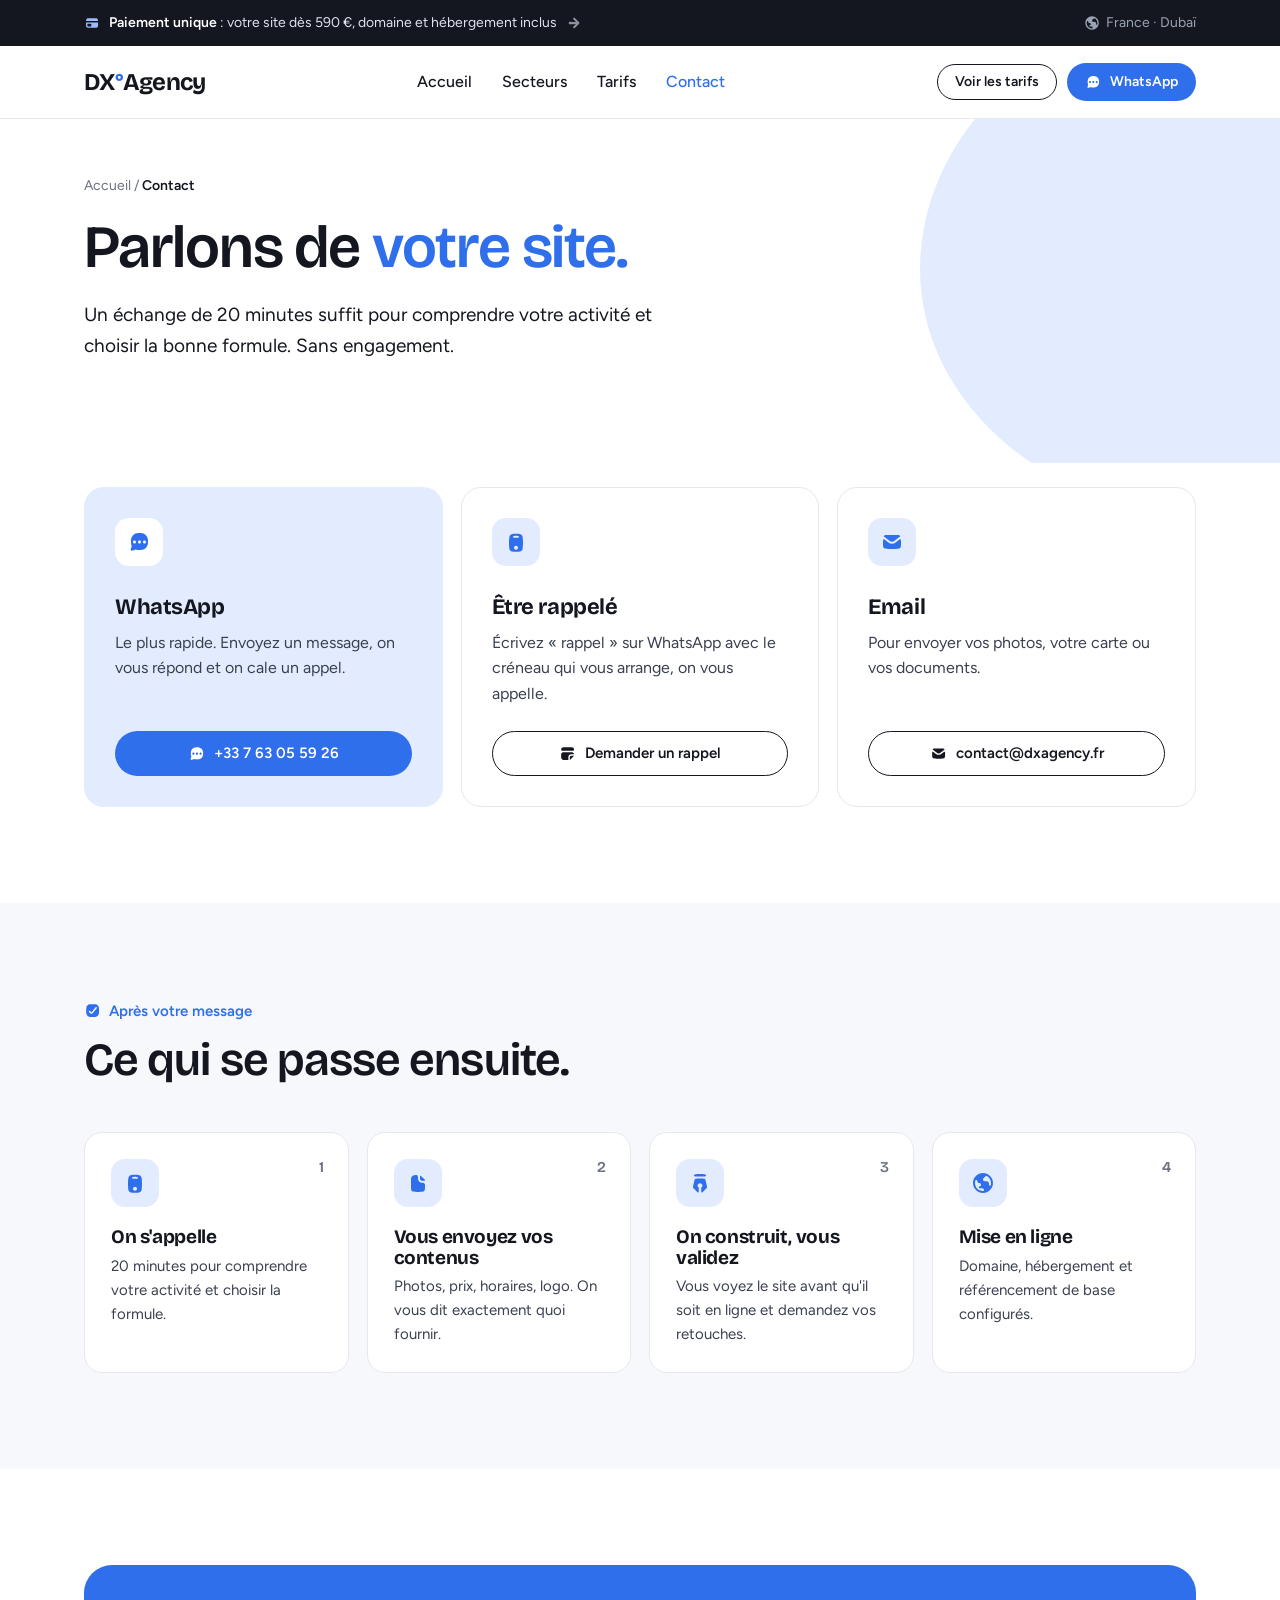
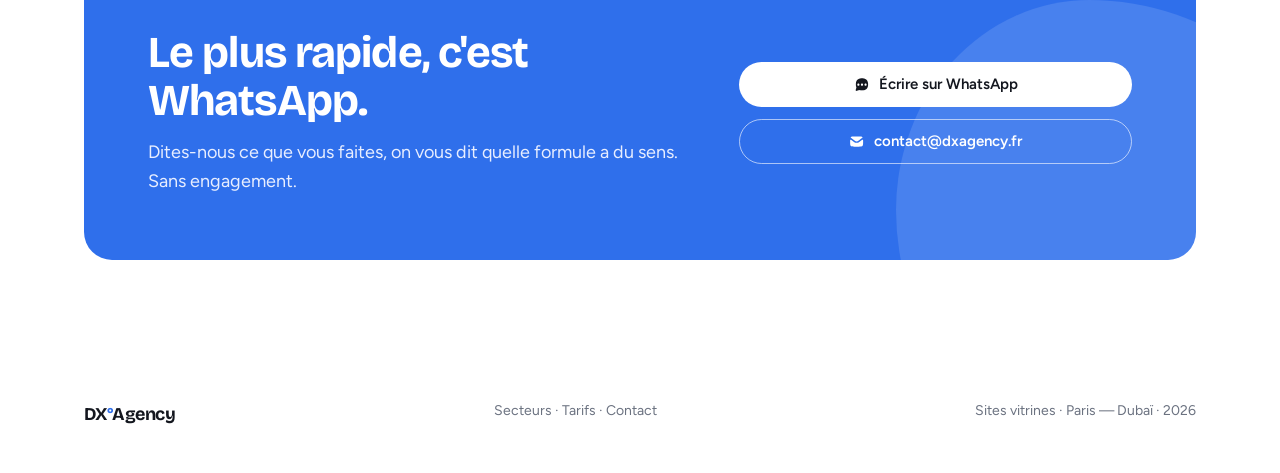
<file: contact.html>
<!doctype html>
<html lang="fr">
<head>
<meta charset="utf-8">
<meta name="viewport" content="width=device-width, initial-scale=1">
<title>Contact — DX Agency</title>
<meta name="description" content="Contactez DX Agency sur WhatsApp ou par email pour votre site vitrine.">
<link rel="preconnect" href="https://fonts.googleapis.com">
<link rel="preconnect" href="https://fonts.gstatic.com" crossorigin>
<link href="https://fonts.googleapis.com/css2?family=Bricolage+Grotesque:opsz,wght@12..96,500;12..96,600;12..96,700&family=Figtree:wght@400;500;600&display=swap" rel="stylesheet">
<link rel="stylesheet" href="assets/styles.css?v=949ef9b3">
</head>
<body>

<div class="topbar">
  <div class="wrap">
    <div class="ticker" aria-live="polite">
      <a class="msg on" href="tarifs.html"><svg class="i" aria-hidden="true"><use href="assets/icons.svg?v=327e06d9#i-card"/></svg><span class="lg"><b>Paiement unique</b> : votre site dès 590 €, domaine et hébergement inclus</span><span class="sm"><b>Paiement unique</b> : votre site dès 590 €</span><svg class="i" aria-hidden="true"><use href="assets/icons.svg?v=327e06d9#i-arrow-right"/></svg></a>
      <a class="msg" href="contact.html"><svg class="i" aria-hidden="true"><use href="assets/icons.svg?v=327e06d9#i-pen"/></svg><span class="lg"><b>Zéro surprise</b> : vous validez votre site avant sa mise en ligne</span><span class="sm"><b>Zéro surprise</b> : vous validez avant la mise en ligne</span><svg class="i" aria-hidden="true"><use href="assets/icons.svg?v=327e06d9#i-arrow-right"/></svg></a>
      <a class="msg" href="https://wa.me/33763055926" target="_blank" rel="noopener"><svg class="i" aria-hidden="true"><use href="assets/icons.svg?v=327e06d9#i-text-bubble"/></svg><span class="lg"><b>20 minutes au téléphone</b> suffisent pour choisir votre formule</span><span class="sm"><b>20 min au téléphone</b> pour choisir votre formule</span><svg class="i" aria-hidden="true"><use href="assets/icons.svg?v=327e06d9#i-arrow-right"/></svg></a>
      <a class="msg" href="index.html#secteurs"><svg class="i" aria-hidden="true"><use href="assets/icons.svg?v=327e06d9#i-search"/></svg><span class="lg"><b>Trouvé sur Google</b> : référencement inclus dans chaque formule</span><span class="sm"><b>Référencement Google</b> inclus partout</span><svg class="i" aria-hidden="true"><use href="assets/icons.svg?v=327e06d9#i-arrow-right"/></svg></a>
    </div>
    <span class="loc"><svg class="i" aria-hidden="true"><use href="assets/icons.svg?v=327e06d9#i-globe"/></svg>France · Dubaï</span>
  </div>
</div>

<nav class="main">
  <div class="wrap">
    <a href="index.html" class="logo">DX<span>°</span>Agency</a>
    <div class="links">
      <a href="index.html">Accueil</a>
      <a href="index.html#secteurs">Secteurs</a>
      <a href="tarifs.html">Tarifs</a>
      <a href="contact.html" class="active">Contact</a>
    </div>
    <div class="nav-cta">
      <a href="tarifs.html" class="btn btn-ghost btn-sm">Voir les tarifs</a>
      <a href="https://wa.me/33763055926" target="_blank" rel="noopener" class="btn btn-primary btn-sm"><svg class="i" aria-hidden="true"><use href="assets/icons.svg?v=327e06d9#i-text-bubble"/></svg>WhatsApp</a>
      <button class="burger" data-menu aria-label="Ouvrir le menu"><svg class="i" aria-hidden="true"><use href="assets/icons.svg?v=327e06d9#i-menu"/></svg></button>
    </div>
  </div>
</nav>

<div class="mnav">
  <div class="top">
    <a href="index.html" class="logo">DX<span>°</span>Agency</a>
    <button class="burger" data-menu aria-label="Fermer le menu" style="display:block"><svg class="i" aria-hidden="true"><use href="assets/icons.svg?v=327e06d9#i-cross"/></svg></button>
  </div>
  <a class="l" href="index.html">Accueil<svg class="i" aria-hidden="true"><use href="assets/icons.svg?v=327e06d9#i-arrow-right"/></svg></a>
  <a class="l" href="index.html#secteurs">Secteurs<svg class="i" aria-hidden="true"><use href="assets/icons.svg?v=327e06d9#i-arrow-right"/></svg></a>
  <a class="l" href="tarifs.html">Tarifs<svg class="i" aria-hidden="true"><use href="assets/icons.svg?v=327e06d9#i-arrow-right"/></svg></a>
  <a class="l" href="contact.html">Contact<svg class="i" aria-hidden="true"><use href="assets/icons.svg?v=327e06d9#i-arrow-right"/></svg></a>
  <a href="https://wa.me/33763055926" target="_blank" rel="noopener" class="btn btn-primary"><svg class="i" aria-hidden="true"><use href="assets/icons.svg?v=327e06d9#i-text-bubble"/></svg>Écrire sur WhatsApp</a>
</div>

<header class="page-hero">
  <div class="blob"></div>
  <div class="wrap">
    <div class="crumb"><a href="index.html">Accueil</a> / <b>Contact</b></div>
    <h1>Parlons de <em>votre site.</em></h1>
    <p class="lead">Un échange de 20 minutes suffit pour comprendre votre activité et choisir la bonne formule. Sans engagement.</p>
  </div>
</header>

<section class="block" style="padding-top:24px">
  <div class="wrap">
    <div class="contact-grid">
      <div class="ccard main">
        <div class="ico" style="background:#fff"><svg class="i" aria-hidden="true"><use href="assets/icons.svg?v=327e06d9#i-text-bubble"/></svg></div>
        <h3>WhatsApp</h3>
        <p>Le plus rapide. Envoyez un message, on vous répond et on cale un appel.</p>
        <a href="https://wa.me/33763055926" target="_blank" rel="noopener" class="btn btn-primary"><svg class="i" aria-hidden="true"><use href="assets/icons.svg?v=327e06d9#i-text-bubble"/></svg>+33 7 63 05 59 26</a>
      </div>
      <div class="ccard">
        <div class="ico"><svg class="i" aria-hidden="true"><use href="assets/icons.svg?v=327e06d9#i-phone"/></svg></div>
        <h3>Être rappelé</h3>
        <p>Écrivez « rappel » sur WhatsApp avec le créneau qui vous arrange, on vous appelle.</p>
        <a href="https://wa.me/33763055926?text=Bonjour%2C%20je%20souhaite%20%C3%AAtre%20rappel%C3%A9%20pour%20un%20site%20vitrine." target="_blank" rel="noopener" class="btn btn-ghost"><svg class="i" aria-hidden="true"><use href="assets/icons.svg?v=327e06d9#i-calendar"/></svg>Demander un rappel</a>
      </div>
      <div class="ccard">
        <div class="ico"><svg class="i" aria-hidden="true"><use href="assets/icons.svg?v=327e06d9#i-mail"/></svg></div>
        <h3>Email</h3>
        <p>Pour envoyer vos photos, votre carte ou vos documents.</p>
        <a href="mailto:contact@dxagency.fr" class="btn btn-ghost"><svg class="i" aria-hidden="true"><use href="assets/icons.svg?v=327e06d9#i-mail"/></svg>contact@dxagency.fr</a>
      </div>
    </div>
  </div>
</section>

<section class="block alt">
  <div class="wrap">
    <div class="head">
      <span class="eyebrow"><svg class="i" aria-hidden="true"><use href="assets/icons.svg?v=327e06d9#i-tasks"/></svg>Après votre message</span>
      <h2>Ce qui se passe ensuite.</h2>
    </div>
    <div class="steps">
      <div class="step"><span class="n">1</span><div class="ico"><svg class="i" aria-hidden="true"><use href="assets/icons.svg?v=327e06d9#i-phone"/></svg></div><h3>On s'appelle</h3><p>20 minutes pour comprendre votre activité et choisir la formule.</p></div>
      <div class="step"><span class="n">2</span><div class="ico"><svg class="i" aria-hidden="true"><use href="assets/icons.svg?v=327e06d9#i-paper"/></svg></div><h3>Vous envoyez vos contenus</h3><p>Photos, prix, horaires, logo. On vous dit exactement quoi fournir.</p></div>
      <div class="step"><span class="n">3</span><div class="ico"><svg class="i" aria-hidden="true"><use href="assets/icons.svg?v=327e06d9#i-pen"/></svg></div><h3>On construit, vous validez</h3><p>Vous voyez le site avant qu'il soit en ligne et demandez vos retouches.</p></div>
      <div class="step"><span class="n">4</span><div class="ico"><svg class="i" aria-hidden="true"><use href="assets/icons.svg?v=327e06d9#i-globe"/></svg></div><h3>Mise en ligne</h3><p>Domaine, hébergement et référencement de base configurés.</p></div>
    </div>
  </div>
</section>


<section class="block" id="contact">
  <div class="wrap">
    <div class="cta-box">
      <div>
        <h2>Le plus rapide, c'est WhatsApp.</h2>
        <p>Dites-nous ce que vous faites, on vous dit quelle formule a du sens. Sans engagement.</p>
      </div>
      <div class="cta-actions">
        <a href="https://wa.me/33763055926" target="_blank" rel="noopener" class="btn btn-white"><svg class="i" aria-hidden="true"><use href="assets/icons.svg?v=327e06d9#i-text-bubble"/></svg>Écrire sur WhatsApp</a>
        <a href="mailto:contact@dxagency.fr" class="btn btn-line"><svg class="i" aria-hidden="true"><use href="assets/icons.svg?v=327e06d9#i-mail"/></svg>contact@dxagency.fr</a>
      </div>
    </div>
  </div>
</section>

<footer>
  <div class="wrap">
    <span class="logo" style="font-size:18px">DX<span>°</span>Agency</span>
    <span>
      <a href="index.html#secteurs">Secteurs</a> ·
      <a href="tarifs.html">Tarifs</a> ·
      <a href="contact.html">Contact</a>
    </span>
    <span>Sites vitrines · Paris — Dubaï · 2026</span>
  </div>
</footer>
<script src="assets/main.js?v=f18b262d"></script>
</body>
</html>
</file>
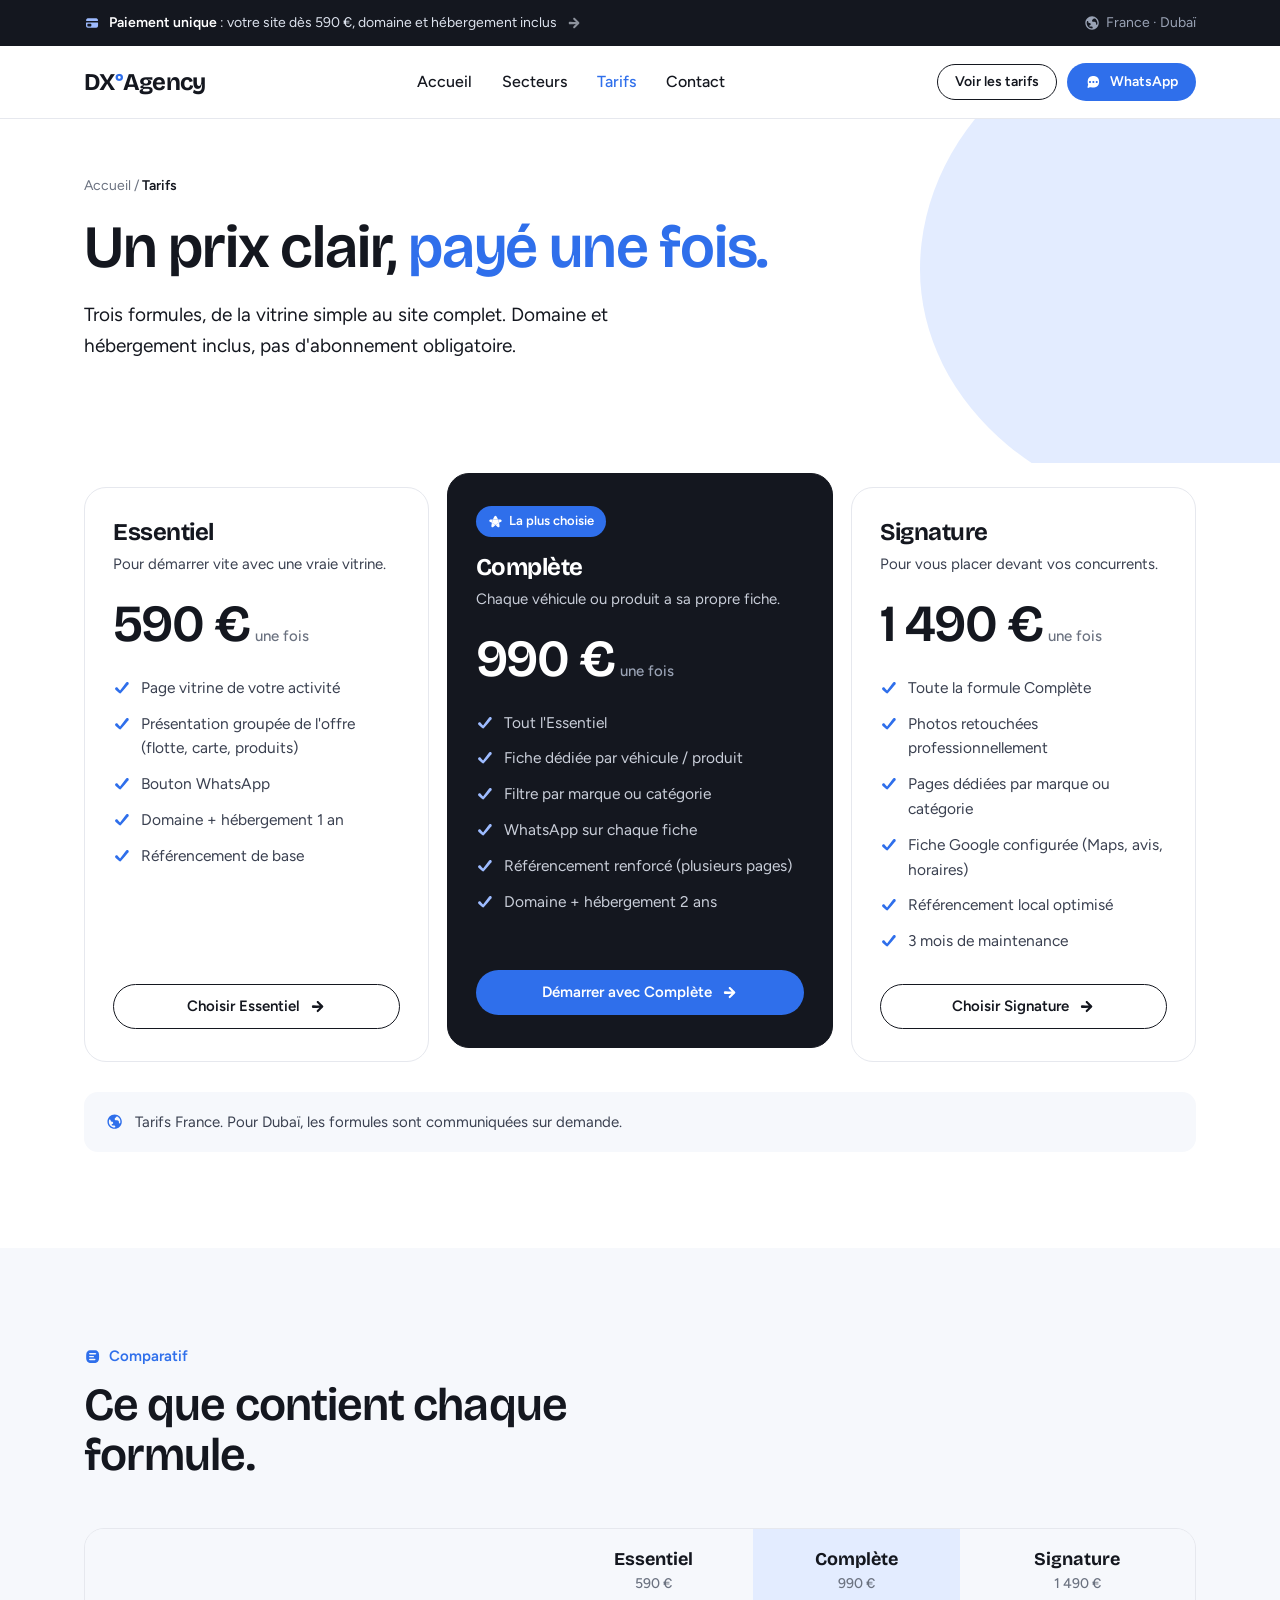
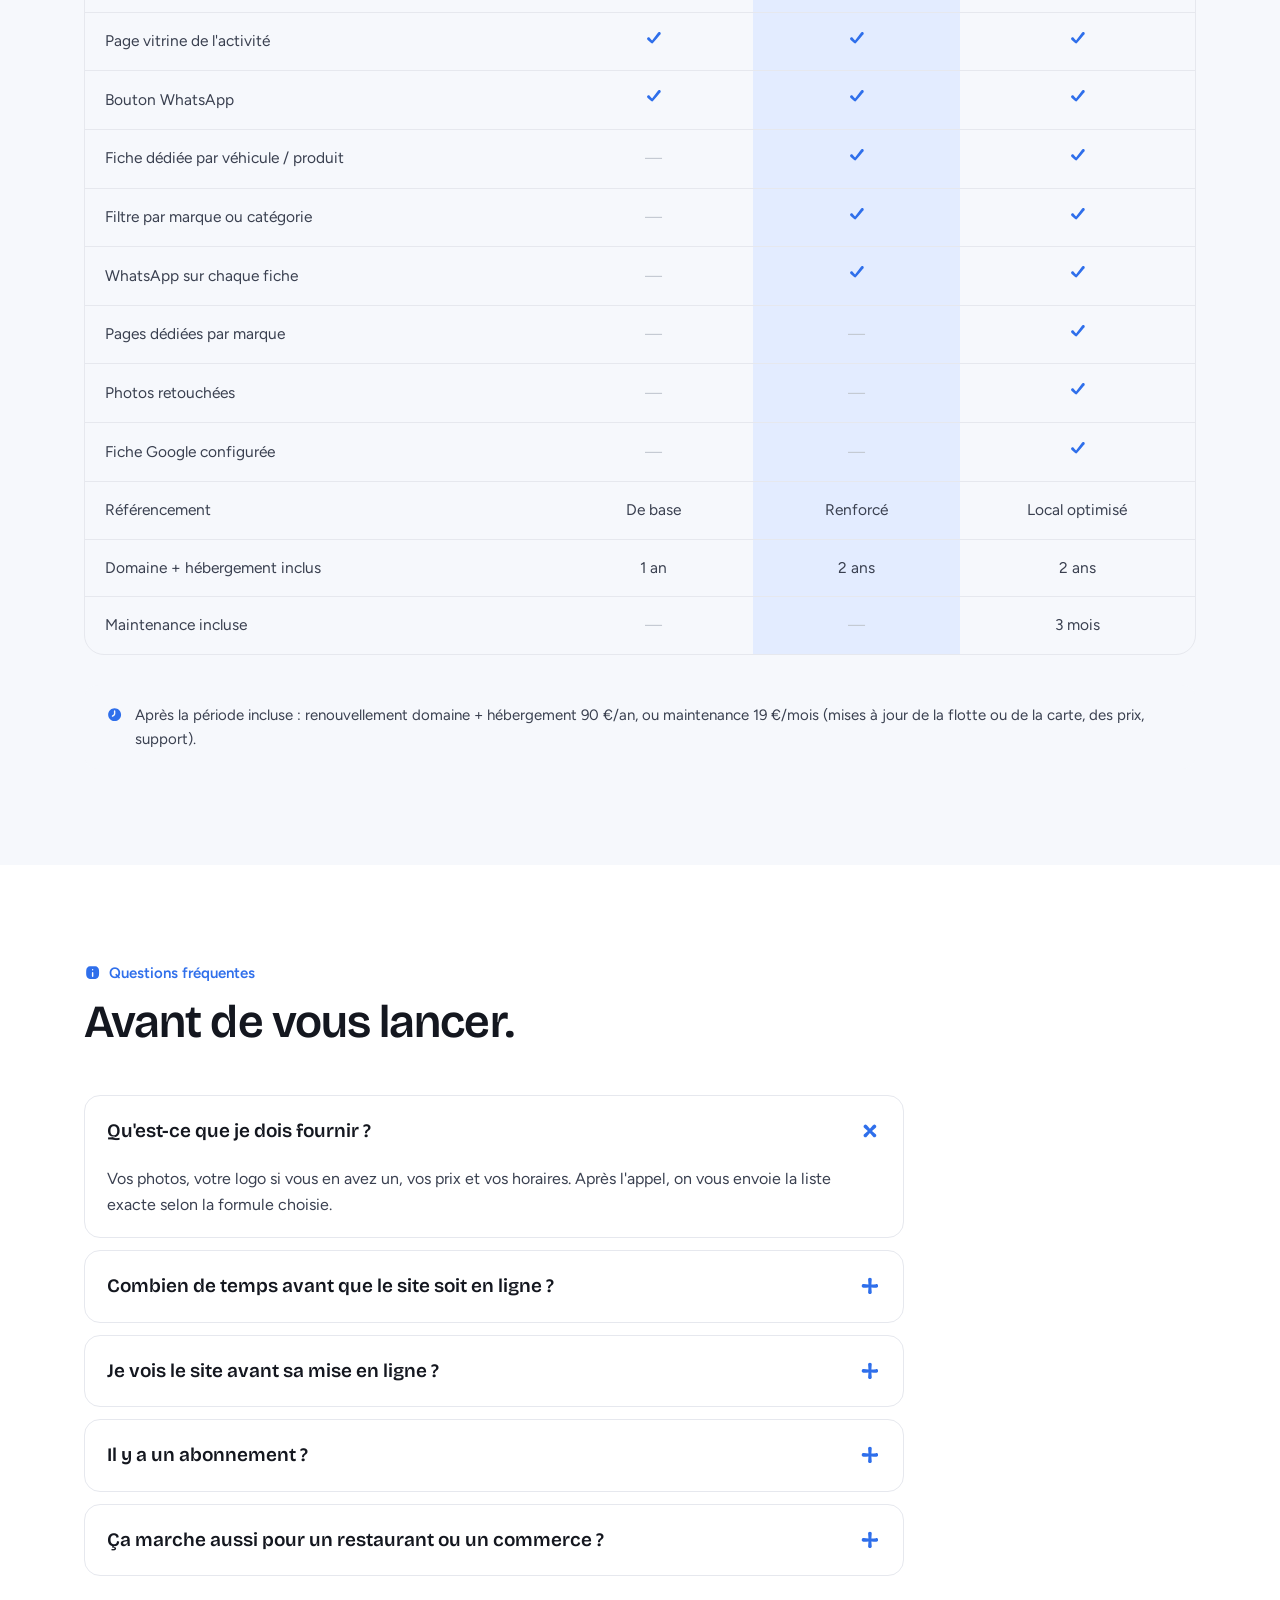
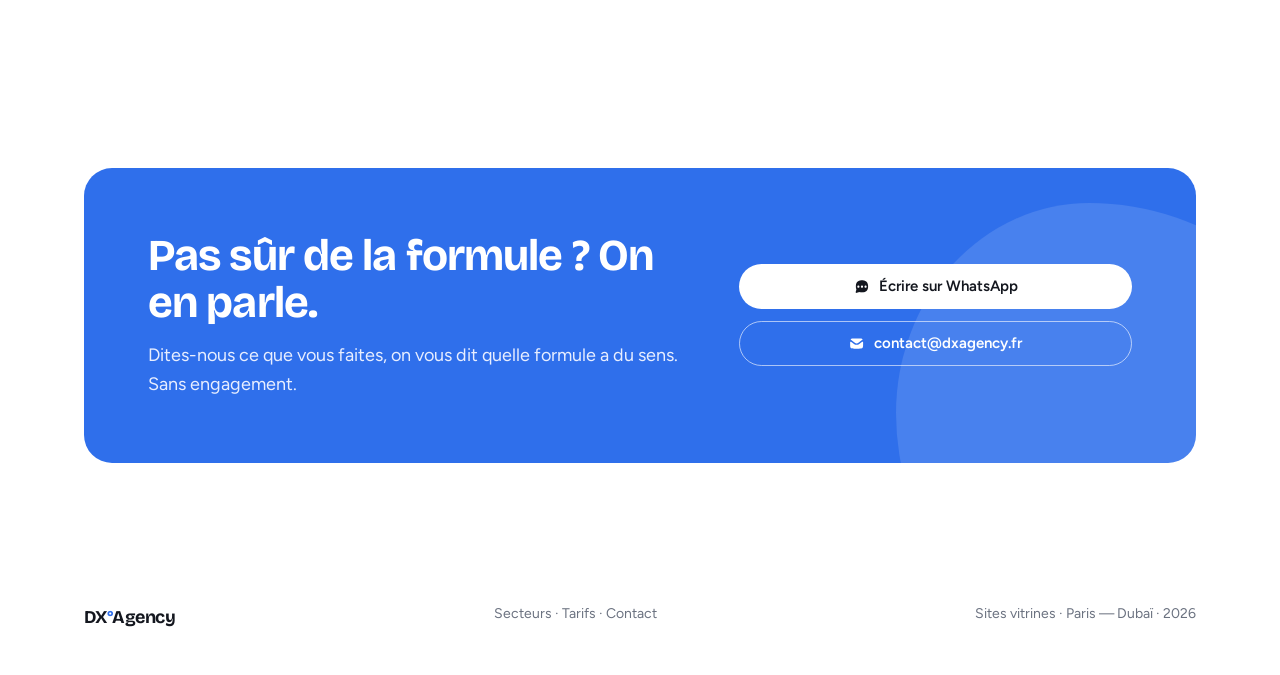
<file: tarif.html>
<!doctype html>
<html lang="fr">
<head>
<meta charset="utf-8">
<title>Tarifs — DX Agency</title>
<meta http-equiv="refresh" content="0; url=tarifs.html">
<link rel="canonical" href="https://dxagency.fr/tarifs.html">
</head>
<body><a href="tarifs.html">Voir les tarifs</a></body>
</html>
</file>
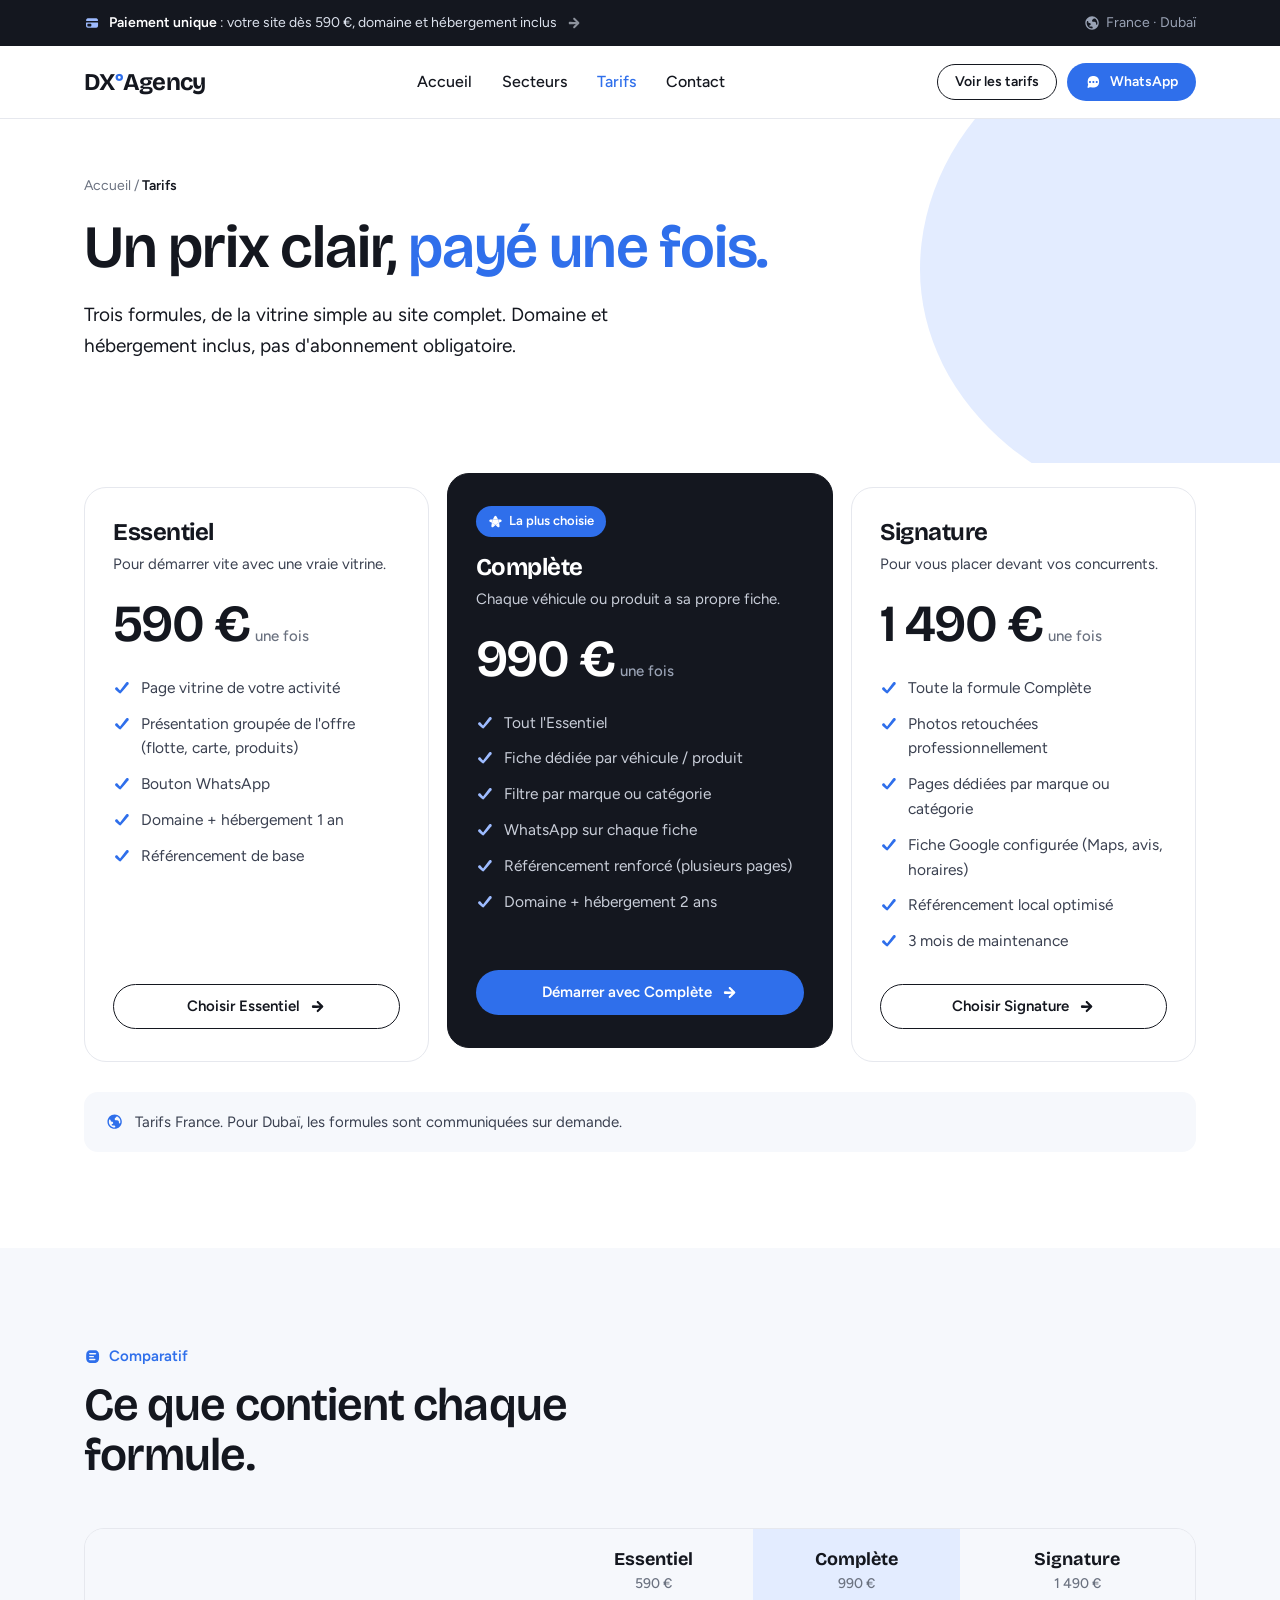
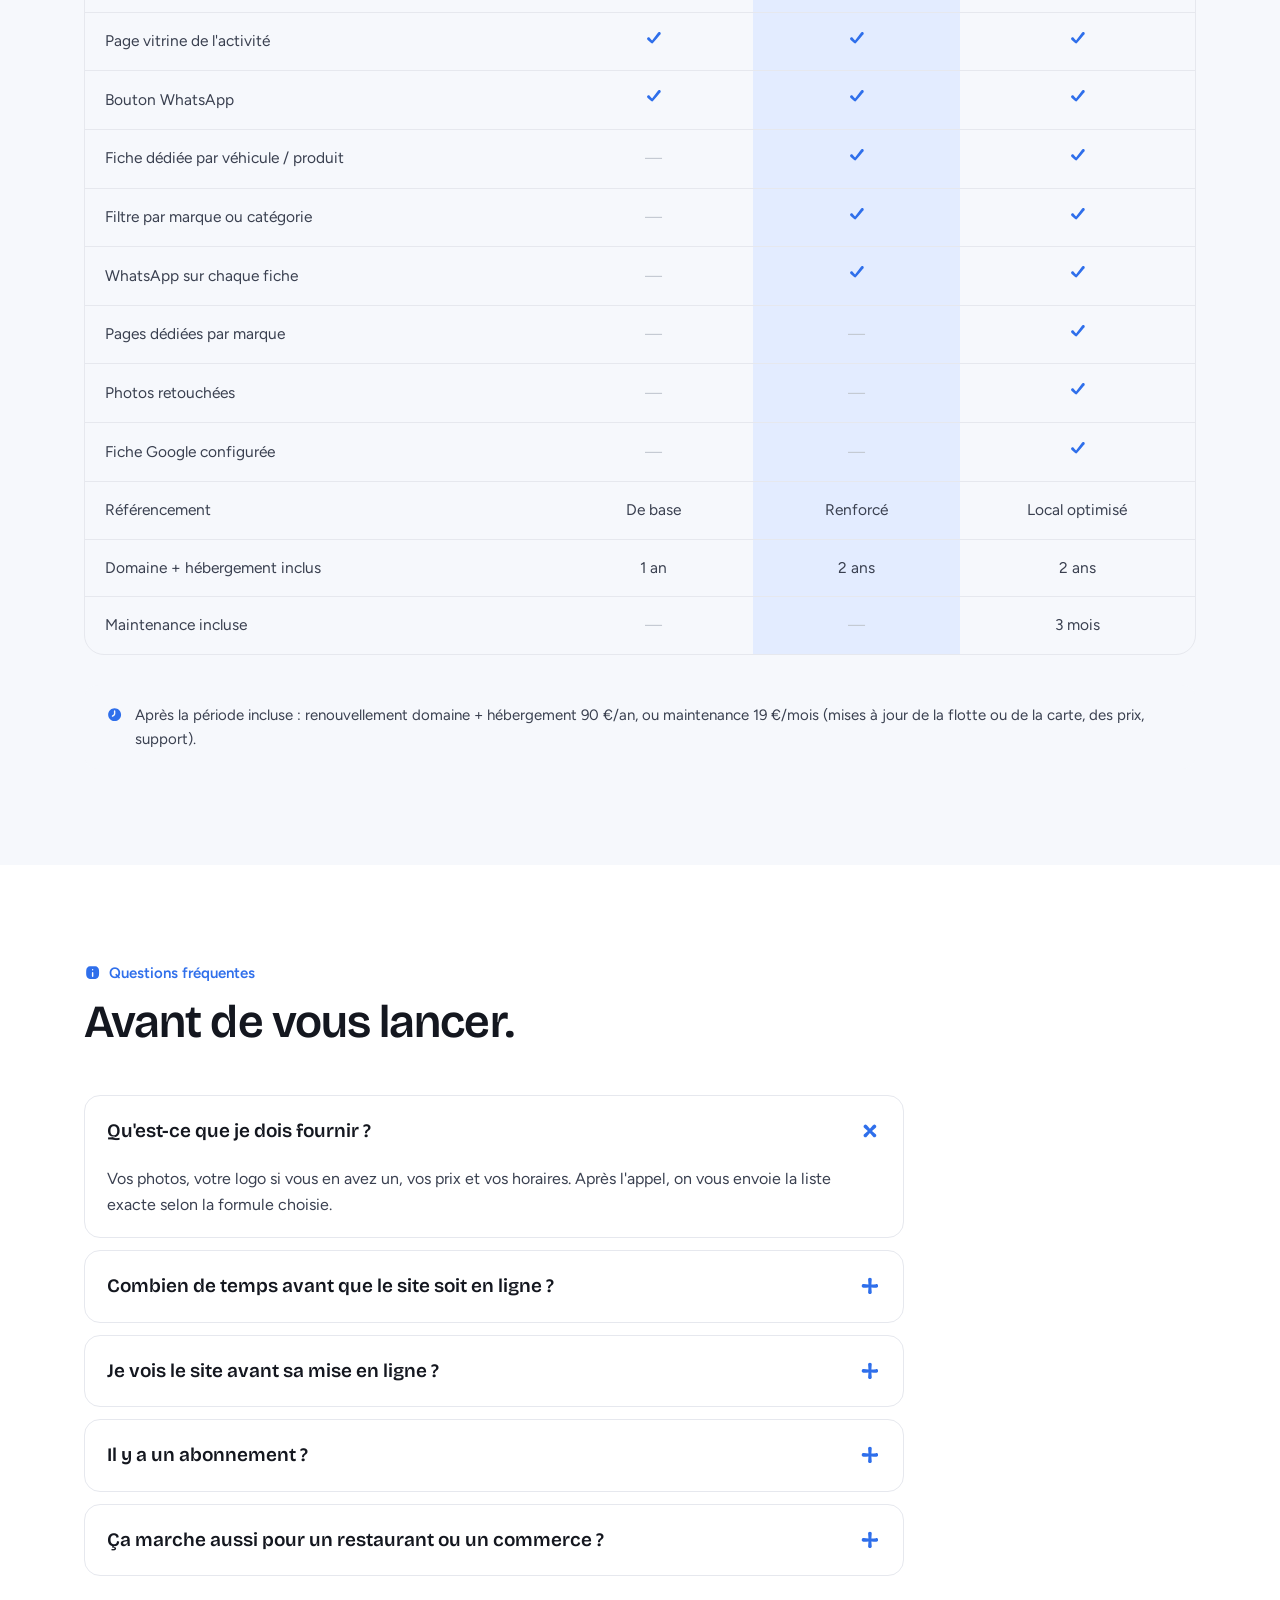
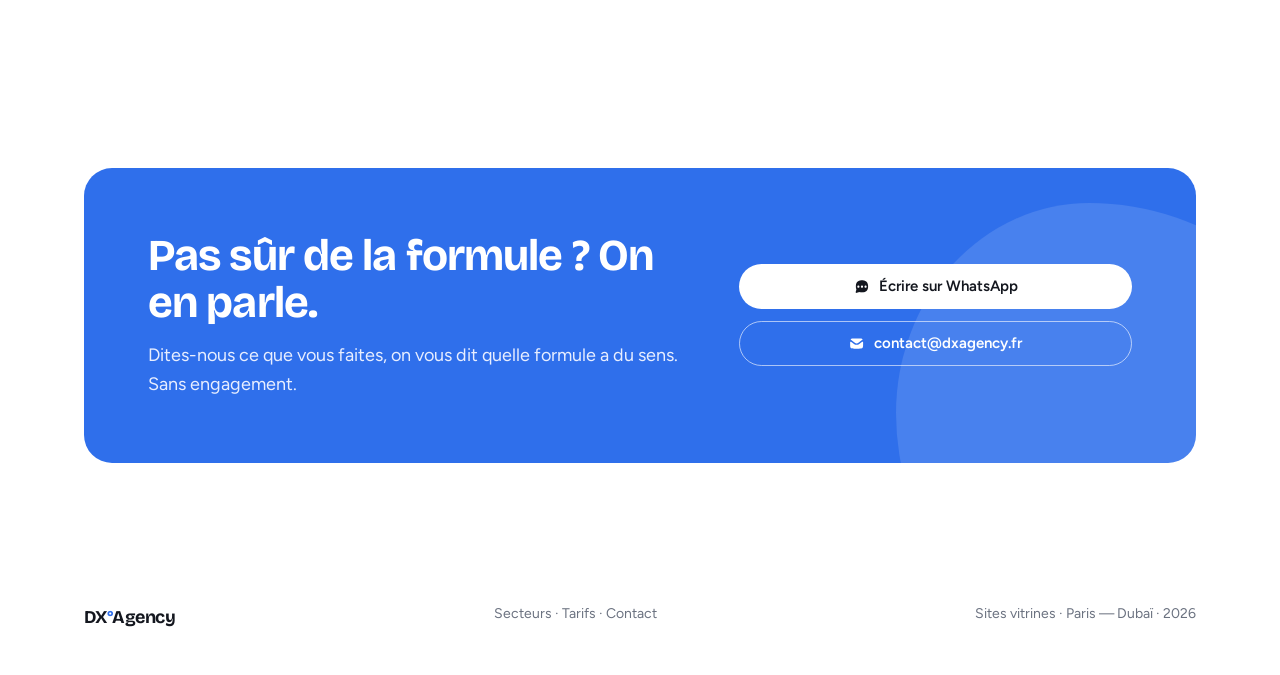
<file: tarifs.html>
<!doctype html>
<html lang="fr">
<head>
<meta charset="utf-8">
<meta name="viewport" content="width=device-width, initial-scale=1">
<title>Tarifs — DX Agency</title>
<meta name="description" content="Trois formules de site vitrine, paiement unique : Essentiel 590 €, Complète 990 €, Signature 1 490 €. Domaine et hébergement inclus.">
<link rel="preconnect" href="https://fonts.googleapis.com">
<link rel="preconnect" href="https://fonts.gstatic.com" crossorigin>
<link href="https://fonts.googleapis.com/css2?family=Bricolage+Grotesque:opsz,wght@12..96,500;12..96,600;12..96,700&family=Figtree:wght@400;500;600&display=swap" rel="stylesheet">
<link rel="stylesheet" href="assets/styles.css?v=949ef9b3">
</head>
<body>

<div class="topbar">
  <div class="wrap">
    <div class="ticker" aria-live="polite">
      <a class="msg on" href="tarifs.html"><svg class="i" aria-hidden="true"><use href="assets/icons.svg?v=327e06d9#i-card"/></svg><span class="lg"><b>Paiement unique</b> : votre site dès 590 €, domaine et hébergement inclus</span><span class="sm"><b>Paiement unique</b> : votre site dès 590 €</span><svg class="i" aria-hidden="true"><use href="assets/icons.svg?v=327e06d9#i-arrow-right"/></svg></a>
      <a class="msg" href="contact.html"><svg class="i" aria-hidden="true"><use href="assets/icons.svg?v=327e06d9#i-pen"/></svg><span class="lg"><b>Zéro surprise</b> : vous validez votre site avant sa mise en ligne</span><span class="sm"><b>Zéro surprise</b> : vous validez avant la mise en ligne</span><svg class="i" aria-hidden="true"><use href="assets/icons.svg?v=327e06d9#i-arrow-right"/></svg></a>
      <a class="msg" href="https://wa.me/33763055926" target="_blank" rel="noopener"><svg class="i" aria-hidden="true"><use href="assets/icons.svg?v=327e06d9#i-text-bubble"/></svg><span class="lg"><b>20 minutes au téléphone</b> suffisent pour choisir votre formule</span><span class="sm"><b>20 min au téléphone</b> pour choisir votre formule</span><svg class="i" aria-hidden="true"><use href="assets/icons.svg?v=327e06d9#i-arrow-right"/></svg></a>
      <a class="msg" href="index.html#secteurs"><svg class="i" aria-hidden="true"><use href="assets/icons.svg?v=327e06d9#i-search"/></svg><span class="lg"><b>Trouvé sur Google</b> : référencement inclus dans chaque formule</span><span class="sm"><b>Référencement Google</b> inclus partout</span><svg class="i" aria-hidden="true"><use href="assets/icons.svg?v=327e06d9#i-arrow-right"/></svg></a>
    </div>
    <span class="loc"><svg class="i" aria-hidden="true"><use href="assets/icons.svg?v=327e06d9#i-globe"/></svg>France · Dubaï</span>
  </div>
</div>

<nav class="main">
  <div class="wrap">
    <a href="index.html" class="logo">DX<span>°</span>Agency</a>
    <div class="links">
      <a href="index.html">Accueil</a>
      <a href="index.html#secteurs">Secteurs</a>
      <a href="tarifs.html" class="active">Tarifs</a>
      <a href="contact.html">Contact</a>
    </div>
    <div class="nav-cta">
      <a href="tarifs.html" class="btn btn-ghost btn-sm">Voir les tarifs</a>
      <a href="https://wa.me/33763055926" target="_blank" rel="noopener" class="btn btn-primary btn-sm"><svg class="i" aria-hidden="true"><use href="assets/icons.svg?v=327e06d9#i-text-bubble"/></svg>WhatsApp</a>
      <button class="burger" data-menu aria-label="Ouvrir le menu"><svg class="i" aria-hidden="true"><use href="assets/icons.svg?v=327e06d9#i-menu"/></svg></button>
    </div>
  </div>
</nav>

<div class="mnav">
  <div class="top">
    <a href="index.html" class="logo">DX<span>°</span>Agency</a>
    <button class="burger" data-menu aria-label="Fermer le menu" style="display:block"><svg class="i" aria-hidden="true"><use href="assets/icons.svg?v=327e06d9#i-cross"/></svg></button>
  </div>
  <a class="l" href="index.html">Accueil<svg class="i" aria-hidden="true"><use href="assets/icons.svg?v=327e06d9#i-arrow-right"/></svg></a>
  <a class="l" href="index.html#secteurs">Secteurs<svg class="i" aria-hidden="true"><use href="assets/icons.svg?v=327e06d9#i-arrow-right"/></svg></a>
  <a class="l" href="tarifs.html">Tarifs<svg class="i" aria-hidden="true"><use href="assets/icons.svg?v=327e06d9#i-arrow-right"/></svg></a>
  <a class="l" href="contact.html">Contact<svg class="i" aria-hidden="true"><use href="assets/icons.svg?v=327e06d9#i-arrow-right"/></svg></a>
  <a href="https://wa.me/33763055926" target="_blank" rel="noopener" class="btn btn-primary"><svg class="i" aria-hidden="true"><use href="assets/icons.svg?v=327e06d9#i-text-bubble"/></svg>Écrire sur WhatsApp</a>
</div>

<header class="page-hero">
  <div class="blob"></div>
  <div class="wrap">
    <div class="crumb"><a href="index.html">Accueil</a> / <b>Tarifs</b></div>
    <h1>Un prix clair, <em>payé une fois.</em></h1>
    <p class="lead">Trois formules, de la vitrine simple au site complet. Domaine et hébergement inclus, pas d'abonnement obligatoire.</p>
  </div>
</header>

<section class="block" style="padding-top:24px">
  <div class="wrap">
    <div class="prices">
      <div class="price">
        <h3>Essentiel</h3>
        <p class="for">Pour démarrer vite avec une vraie vitrine.</p>
        <div class="amount">590 €<small>une fois</small></div>
        <ul class="feat">
          <li><svg class="i" aria-hidden="true"><use href="assets/icons.svg?v=327e06d9#i-check"/></svg>Page vitrine de votre activité</li>
          <li><svg class="i" aria-hidden="true"><use href="assets/icons.svg?v=327e06d9#i-check"/></svg>Présentation groupée de l'offre (flotte, carte, produits)</li>
          <li><svg class="i" aria-hidden="true"><use href="assets/icons.svg?v=327e06d9#i-check"/></svg>Bouton WhatsApp</li>
          <li><svg class="i" aria-hidden="true"><use href="assets/icons.svg?v=327e06d9#i-check"/></svg>Domaine + hébergement 1 an</li>
          <li><svg class="i" aria-hidden="true"><use href="assets/icons.svg?v=327e06d9#i-check"/></svg>Référencement de base</li>
        </ul>
        <a href="https://wa.me/33763055926" target="_blank" rel="noopener" class="btn btn-ghost">Choisir Essentiel<svg class="i go" aria-hidden="true"><use href="assets/icons.svg?v=327e06d9#i-arrow-right"/></svg></a>
      </div>
      <div class="price pop">
        <span class="badge"><svg class="i" aria-hidden="true"><use href="assets/icons.svg?v=327e06d9#i-star"/></svg>La plus choisie</span>
        <h3>Complète</h3>
        <p class="for">Chaque véhicule ou produit a sa propre fiche.</p>
        <div class="amount">990 €<small>une fois</small></div>
        <ul class="feat">
          <li><svg class="i" aria-hidden="true"><use href="assets/icons.svg?v=327e06d9#i-check"/></svg>Tout l'Essentiel</li>
          <li><svg class="i" aria-hidden="true"><use href="assets/icons.svg?v=327e06d9#i-check"/></svg>Fiche dédiée par véhicule / produit</li>
          <li><svg class="i" aria-hidden="true"><use href="assets/icons.svg?v=327e06d9#i-check"/></svg>Filtre par marque ou catégorie</li>
          <li><svg class="i" aria-hidden="true"><use href="assets/icons.svg?v=327e06d9#i-check"/></svg>WhatsApp sur chaque fiche</li>
          <li><svg class="i" aria-hidden="true"><use href="assets/icons.svg?v=327e06d9#i-check"/></svg>Référencement renforcé (plusieurs pages)</li>
          <li><svg class="i" aria-hidden="true"><use href="assets/icons.svg?v=327e06d9#i-check"/></svg>Domaine + hébergement 2 ans</li>
        </ul>
        <a href="https://wa.me/33763055926" target="_blank" rel="noopener" class="btn btn-primary">Démarrer avec Complète<svg class="i go" aria-hidden="true"><use href="assets/icons.svg?v=327e06d9#i-arrow-right"/></svg></a>
      </div>
      <div class="price">
        <h3>Signature</h3>
        <p class="for">Pour vous placer devant vos concurrents.</p>
        <div class="amount">1 490 €<small>une fois</small></div>
        <ul class="feat">
          <li><svg class="i" aria-hidden="true"><use href="assets/icons.svg?v=327e06d9#i-check"/></svg>Toute la formule Complète</li>
          <li><svg class="i" aria-hidden="true"><use href="assets/icons.svg?v=327e06d9#i-check"/></svg>Photos retouchées professionnellement</li>
          <li><svg class="i" aria-hidden="true"><use href="assets/icons.svg?v=327e06d9#i-check"/></svg>Pages dédiées par marque ou catégorie</li>
          <li><svg class="i" aria-hidden="true"><use href="assets/icons.svg?v=327e06d9#i-check"/></svg>Fiche Google configurée (Maps, avis, horaires)</li>
          <li><svg class="i" aria-hidden="true"><use href="assets/icons.svg?v=327e06d9#i-check"/></svg>Référencement local optimisé</li>
          <li><svg class="i" aria-hidden="true"><use href="assets/icons.svg?v=327e06d9#i-check"/></svg>3 mois de maintenance</li>
        </ul>
        <a href="https://wa.me/33763055926" target="_blank" rel="noopener" class="btn btn-ghost">Choisir Signature<svg class="i go" aria-hidden="true"><use href="assets/icons.svg?v=327e06d9#i-arrow-right"/></svg></a>
      </div>
    </div>
    <div class="note"><svg class="i" aria-hidden="true"><use href="assets/icons.svg?v=327e06d9#i-globe"/></svg><span>Tarifs France. Pour Dubaï, les formules sont communiquées sur demande.</span></div>
  </div>
</section>

<section class="block alt">
  <div class="wrap">
    <div class="head">
      <span class="eyebrow"><svg class="i" aria-hidden="true"><use href="assets/icons.svg?v=327e06d9#i-list"/></svg>Comparatif</span>
      <h2>Ce que contient chaque formule.</h2>
    </div>
    <div class="compare-wrap">
      <table class="compare">
        <thead>
          <tr><th></th><th>Essentiel<small>590 €</small></th><th class="hl">Complète<small>990 €</small></th><th>Signature<small>1 490 €</small></th></tr>
        </thead>
        <tbody>
          <tr><td>Page vitrine de l'activité</td><td class="c"><svg class="i" aria-hidden="true"><use href="assets/icons.svg?v=327e06d9#i-check"/></svg></td><td class="c hl"><svg class="i" aria-hidden="true"><use href="assets/icons.svg?v=327e06d9#i-check"/></svg></td><td class="c"><svg class="i" aria-hidden="true"><use href="assets/icons.svg?v=327e06d9#i-check"/></svg></td></tr>
          <tr><td>Bouton WhatsApp</td><td class="c"><svg class="i" aria-hidden="true"><use href="assets/icons.svg?v=327e06d9#i-check"/></svg></td><td class="c hl"><svg class="i" aria-hidden="true"><use href="assets/icons.svg?v=327e06d9#i-check"/></svg></td><td class="c"><svg class="i" aria-hidden="true"><use href="assets/icons.svg?v=327e06d9#i-check"/></svg></td></tr>
          <tr><td>Fiche dédiée par véhicule / produit</td><td class="c"><span class="no">—</span></td><td class="c hl"><svg class="i" aria-hidden="true"><use href="assets/icons.svg?v=327e06d9#i-check"/></svg></td><td class="c"><svg class="i" aria-hidden="true"><use href="assets/icons.svg?v=327e06d9#i-check"/></svg></td></tr>
          <tr><td>Filtre par marque ou catégorie</td><td class="c"><span class="no">—</span></td><td class="c hl"><svg class="i" aria-hidden="true"><use href="assets/icons.svg?v=327e06d9#i-check"/></svg></td><td class="c"><svg class="i" aria-hidden="true"><use href="assets/icons.svg?v=327e06d9#i-check"/></svg></td></tr>
          <tr><td>WhatsApp sur chaque fiche</td><td class="c"><span class="no">—</span></td><td class="c hl"><svg class="i" aria-hidden="true"><use href="assets/icons.svg?v=327e06d9#i-check"/></svg></td><td class="c"><svg class="i" aria-hidden="true"><use href="assets/icons.svg?v=327e06d9#i-check"/></svg></td></tr>
          <tr><td>Pages dédiées par marque</td><td class="c"><span class="no">—</span></td><td class="c hl"><span class="no">—</span></td><td class="c"><svg class="i" aria-hidden="true"><use href="assets/icons.svg?v=327e06d9#i-check"/></svg></td></tr>
          <tr><td>Photos retouchées</td><td class="c"><span class="no">—</span></td><td class="c hl"><span class="no">—</span></td><td class="c"><svg class="i" aria-hidden="true"><use href="assets/icons.svg?v=327e06d9#i-check"/></svg></td></tr>
          <tr><td>Fiche Google configurée</td><td class="c"><span class="no">—</span></td><td class="c hl"><span class="no">—</span></td><td class="c"><svg class="i" aria-hidden="true"><use href="assets/icons.svg?v=327e06d9#i-check"/></svg></td></tr>
          <tr><td>Référencement</td><td class="c">De base</td><td class="c hl">Renforcé</td><td class="c">Local optimisé</td></tr>
          <tr><td>Domaine + hébergement inclus</td><td class="c">1 an</td><td class="c hl">2 ans</td><td class="c">2 ans</td></tr>
          <tr><td>Maintenance incluse</td><td class="c"><span class="no">—</span></td><td class="c hl"><span class="no">—</span></td><td class="c">3 mois</td></tr>
        </tbody>
      </table>
    </div>
    <div class="note"><svg class="i" aria-hidden="true"><use href="assets/icons.svg?v=327e06d9#i-clock"/></svg><span>Après la période incluse : renouvellement domaine + hébergement 90 €/an, ou maintenance 19 €/mois (mises à jour de la flotte ou de la carte, des prix, support).</span></div>
  </div>
</section>

<section class="block">
  <div class="wrap">
    <div class="head">
      <span class="eyebrow"><svg class="i" aria-hidden="true"><use href="assets/icons.svg?v=327e06d9#i-info"/></svg>Questions fréquentes</span>
      <h2>Avant de vous lancer.</h2>
    </div>
    <div class="faq">
      <details open>
        <summary>Qu'est-ce que je dois fournir ?<svg class="i" aria-hidden="true"><use href="assets/icons.svg?v=327e06d9#i-add"/></svg></summary>
        <p>Vos photos, votre logo si vous en avez un, vos prix et vos horaires. Après l'appel, on vous envoie la liste exacte selon la formule choisie.</p>
      </details>
      <details>
        <summary>Combien de temps avant que le site soit en ligne ?<svg class="i" aria-hidden="true"><use href="assets/icons.svg?v=327e06d9#i-add"/></svg></summary>
        <p>On vous donne une date précise pendant l'appel. Elle dépend surtout de la formule et du moment où on reçoit vos contenus.</p>
      </details>
      <details>
        <summary>Je vois le site avant sa mise en ligne ?<svg class="i" aria-hidden="true"><use href="assets/icons.svg?v=327e06d9#i-add"/></svg></summary>
        <p>Oui. Vous recevez le rendu, vous demandez vos retouches, et rien n'est publié sans votre accord.</p>
      </details>
      <details>
        <summary>Il y a un abonnement ?<svg class="i" aria-hidden="true"><use href="assets/icons.svg?v=327e06d9#i-add"/></svg></summary>
        <p>Non. La formule se paie une fois. Après la période incluse, vous gardez votre site en renouvelant le domaine et l'hébergement (90 €/an), ou vous prenez la maintenance à 19 €/mois si vous voulez qu'on s'occupe des mises à jour.</p>
      </details>
      <details>
        <summary>Ça marche aussi pour un restaurant ou un commerce ?<svg class="i" aria-hidden="true"><use href="assets/icons.svg?v=327e06d9#i-add"/></svg></summary>
        <p>Oui. Les fiches véhicules deviennent votre carte, vos produits ou vos prestations. <a href="index.html#s-restaurants" style="color:var(--blue);font-weight:600">Voir les secteurs</a>.</p>
      </details>
    </div>
  </div>
</section>


<section class="block" id="contact">
  <div class="wrap">
    <div class="cta-box">
      <div>
        <h2>Pas sûr de la formule ? On en parle.</h2>
        <p>Dites-nous ce que vous faites, on vous dit quelle formule a du sens. Sans engagement.</p>
      </div>
      <div class="cta-actions">
        <a href="https://wa.me/33763055926" target="_blank" rel="noopener" class="btn btn-white"><svg class="i" aria-hidden="true"><use href="assets/icons.svg?v=327e06d9#i-text-bubble"/></svg>Écrire sur WhatsApp</a>
        <a href="mailto:contact@dxagency.fr" class="btn btn-line"><svg class="i" aria-hidden="true"><use href="assets/icons.svg?v=327e06d9#i-mail"/></svg>contact@dxagency.fr</a>
      </div>
    </div>
  </div>
</section>

<footer>
  <div class="wrap">
    <span class="logo" style="font-size:18px">DX<span>°</span>Agency</span>
    <span>
      <a href="index.html#secteurs">Secteurs</a> ·
      <a href="tarifs.html">Tarifs</a> ·
      <a href="contact.html">Contact</a>
    </span>
    <span>Sites vitrines · Paris — Dubaï · 2026</span>
  </div>
</footer>
<script src="assets/main.js?v=f18b262d"></script>
</body>
</html>
</file>
<file: assets/styles.css>
:root {
    --blue: #2F6FEB;
    --blue-dark: #1F52C4;
    --blue-soft: #E3ECFF;
    --blue-mid: #9DBBFF;
    --ink: #14171F;
    --text: #3A4050;
    --muted: #6B7280;
    --line: #E6E8EE;
    --bg: #FFFFFF;
    --bg-alt: #F6F8FC;
    --wa: #25D366;
    --radius: 18px;
  }
  * { box-sizing: border-box; }
  html { scroll-behavior: smooth; }
  body {
    margin: 0;
    background: var(--bg);
    color: var(--text);
    font: 400 16px/1.6 'Figtree', system-ui, sans-serif;
    overflow-x: hidden;
  }
  img { max-width: 100%; display: block; }
  a { color: inherit; text-decoration: none; }
  h1, h2, h3 {
    font-family: 'Bricolage Grotesque', sans-serif;
    color: var(--ink);
    letter-spacing: -0.02em;
    line-height: 1.08;
    margin: 0;
  }
  .wrap { max-width: 1160px; margin: 0 auto; padding: 0 24px; }

  .i { width: 1.15em; height: 1.15em; flex: none; fill: currentColor; }

  /* barre du haut */
  .topbar { border-bottom: 1px solid var(--line); font-size: 14px; }
  .topbar .wrap { display: flex; align-items: center; justify-content: space-between; height: 46px; }
  .switch { display: flex; gap: 6px; }
  .switch a {
    display: inline-flex; align-items: center; gap: 7px;
    padding: 5px 13px; border-radius: 999px; font-weight: 600; color: var(--ink);
  }
  .switch a.on { background: var(--blue-soft); color: var(--blue-dark); }
  .switch a:not(.on):hover { background: var(--bg-alt); }
  .topbar .loc { display: inline-flex; align-items: center; gap: 6px; color: var(--muted); }

  /* nav */
  nav.main { position: sticky; top: 0; z-index: 20; background: rgba(255,255,255,.92); backdrop-filter: blur(10px); border-bottom: 1px solid var(--line); }
  nav.main .wrap { display: flex; align-items: center; justify-content: space-between; height: 72px; }
  .logo { font-family: 'Bricolage Grotesque', sans-serif; font-weight: 700; font-size: 24px; color: var(--ink); letter-spacing: -0.03em; }
  .logo span { color: var(--blue); }
  .links { display: flex; gap: 30px; font-weight: 500; color: var(--ink); }
  .links a:hover { color: var(--blue); }
  .nav-cta { display: flex; gap: 10px; align-items: center; }

  .btn {
    display: inline-flex; align-items: center; gap: 9px;
    padding: 13px 22px; border-radius: 999px;
    font-weight: 600; font-size: 15px; line-height: 1;
    border: 1.5px solid transparent;
    transition: background .2s, color .2s, border-color .2s, transform .2s;
    cursor: pointer; white-space: nowrap;
  }
  .btn:hover { transform: translateY(-1px); }
  .btn .i { transition: transform .2s; }
  .btn:hover .i.go { transform: translateX(3px); }
  .btn-primary { background: var(--blue); color: #fff; }
  .btn-primary:hover { background: var(--blue-dark); }
  .btn-ghost { border-color: var(--ink); color: var(--ink); background: #fff; }
  .btn-ghost:hover { background: var(--ink); color: #fff; }
  .btn-wa { background: var(--wa); color: #0B2E17; }
  .btn-sm { padding: 10px 17px; font-size: 14px; }
  .burger { display: none; background: none; border: 0; color: var(--ink); padding: 6px; }
  .burger .i { width: 26px; height: 26px; }

  /* hero */
  .hero { position: relative; overflow: hidden; padding: 64px 0 90px; }
  .blob {
    position: absolute; z-index: 0; right: -140px; top: -60px;
    width: 720px; height: 680px; background: var(--blue-soft);
    border-radius: 58% 42% 46% 54% / 52% 48% 52% 48%;
  }
  .blob.b2 {
    width: 300px; height: 420px; right: 470px; top: -220px;
    background: var(--blue-mid); opacity: .55; transform: rotate(-28deg);
    border-radius: 50% 50% 46% 54% / 60% 40% 60% 40%;
  }
  .hero .wrap { position: relative; z-index: 1; display: grid; grid-template-columns: 1.05fr 1fr; gap: 40px; align-items: center; }
  .crumb { font-size: 14px; color: var(--muted); margin-bottom: 18px; }
  .crumb b { color: var(--ink); font-weight: 600; }
  .hero h1 { font-size: clamp(40px, 5.4vw, 66px); font-weight: 600; }
  .hero h1 em { font-style: normal; color: var(--blue); }
  .dash { list-style: none; padding: 0; margin: 26px 0 32px; font-size: 18px; color: var(--ink); }
  .dash li { padding-left: 18px; position: relative; margin-bottom: 6px; }
  .dash li::before { content: "–"; position: absolute; left: 0; }
  .hero-cta { display: flex; gap: 12px; flex-wrap: wrap; }

  .stack { position: relative; height: 470px; }
  .card-photo {
    position: absolute; background: #fff; padding: 8px; border-radius: 16px;
    box-shadow: 0 18px 40px -18px rgba(20,23,31,.35);
  }
  .card-photo img { border-radius: 10px; object-fit: cover; width: 100%; height: 100%; }
  .card-photo.p1 { width: 270px; height: 330px; left: 20px; top: 70px; transform: rotate(-4deg); }
  .card-photo.p2 { width: 250px; height: 300px; right: 10px; top: 0; transform: rotate(3deg); }
  .tag {
    position: absolute; display: inline-flex; align-items: center; gap: 7px;
    background: #fff; border: 1px solid var(--line); border-radius: 999px;
    padding: 7px 13px; font-size: 13.5px; font-weight: 600; color: var(--ink);
    box-shadow: 0 8px 20px -10px rgba(20,23,31,.3);
  }
  .tag .i { color: var(--blue); }
  .tag.t1 { left: -6px; bottom: 30px; }
  .tag.t2 { right: 26px; top: 280px; }
  .tag.t3 { left: 200px; top: 26px; }
  .tag.t3 .i { color: #F2B300; }

  /* bande secteurs */
  .sectors { border-top: 1px solid var(--line); border-bottom: 1px solid var(--line); padding: 34px 0; }
  .sectors .wrap { display: flex; align-items: center; gap: 28px; flex-wrap: wrap; }
  .sectors p { margin: 0; font-family: 'Bricolage Grotesque', sans-serif; font-weight: 600; font-size: 20px; color: var(--ink); }
  .chips { display: flex; gap: 10px; flex-wrap: wrap; }
  .chip {
    display: inline-flex; align-items: center; gap: 8px;
    padding: 8px 15px; border-radius: 999px; background: var(--bg-alt);
    border: 1px solid var(--line); font-weight: 500; font-size: 15px; color: var(--ink);
  }
  .chip .i { color: var(--blue); }

  section.block { padding: 96px 0; }
  .head { max-width: 640px; margin-bottom: 48px; }
  .eyebrow { display: inline-flex; align-items: center; gap: 8px; font-weight: 600; color: var(--blue); font-size: 15px; margin-bottom: 12px; }
  .head h2 { font-size: clamp(32px, 3.8vw, 46px); font-weight: 600; }
  .head p { margin: 16px 0 0; font-size: 18px; }

  /* services */
  .services { display: grid; grid-template-columns: 1.3fr 1fr 1fr; grid-template-rows: auto auto; gap: 18px; }
  .svc { border: 1px solid var(--line); border-radius: var(--radius); padding: 28px; background: #fff; transition: border-color .2s, box-shadow .2s; }
  .svc:hover { border-color: var(--blue-mid); box-shadow: 0 14px 30px -20px rgba(47,111,235,.6); }
  .svc.big { grid-row: span 2; background: var(--blue-soft); border-color: transparent; display: flex; flex-direction: column; }
  .ico {
    width: 48px; height: 48px; border-radius: 14px; display: grid; place-items: center;
    background: var(--blue-soft); color: var(--blue); margin-bottom: 20px;
  }
  .ico .i { width: 24px; height: 24px; }
  .svc.big .ico { background: #fff; }
  .svc h3 { font-size: 22px; font-weight: 600; margin-bottom: 8px; }
  .svc p { margin: 0; }
  .svc.big .shot { margin-top: auto; padding-top: 26px; }
  .svc.big .shot img { border-radius: 12px; height: 220px; width: 100%; object-fit: cover; }

  /* méthode */
  .alt { background: var(--bg-alt); }
  .steps { display: grid; grid-template-columns: repeat(4, 1fr); gap: 18px; counter-reset: s; }
  .step { background: #fff; border-radius: var(--radius); padding: 26px; border: 1px solid var(--line); position: relative; }
  .step .n { position: absolute; top: 22px; right: 24px; font-family: 'Bricolage Grotesque', sans-serif; font-weight: 600; font-size: 15px; color: var(--muted); }
  .step h3 { font-size: 19px; margin-bottom: 6px; }
  .step p { margin: 0; font-size: 15px; }

  /* tarifs */
  .prices { display: grid; grid-template-columns: 1fr 1.12fr 1fr; gap: 18px; align-items: stretch; }
  .price { border: 1px solid var(--line); border-radius: 22px; padding: 32px 28px; display: flex; flex-direction: column; background: #fff; }
  .price.pop { background: var(--ink); color: #C9CED9; border-color: var(--ink); transform: translateY(-14px); }
  .price.pop h3, .price.pop .amount { color: #fff; }
  .badge { align-self: flex-start; display: inline-flex; align-items: center; gap: 6px; background: var(--blue); color: #fff; font-size: 13px; font-weight: 600; padding: 5px 12px; border-radius: 999px; margin-bottom: 18px; }
  .price h3 { font-size: 24px; }
  .price .for { font-size: 15px; margin: 6px 0 22px; }
  .amount { font-family: 'Bricolage Grotesque', sans-serif; font-size: 52px; font-weight: 600; color: var(--ink); letter-spacing: -0.03em; line-height: 1; }
  .amount small { font-family: 'Figtree', sans-serif; font-size: 15px; font-weight: 500; letter-spacing: 0; color: var(--muted); margin-left: 6px; }
  .price.pop .amount small { color: #9AA3B5; }
  .feat { list-style: none; padding: 0; margin: 26px 0 30px; display: grid; gap: 11px; font-size: 15.5px; }
  .feat li { display: flex; gap: 10px; align-items: flex-start; }
  .feat .i { color: var(--blue); margin-top: 3px; }
  .price.pop .feat .i { color: var(--blue-mid); }
  .price .btn { margin-top: auto; justify-content: center; }
  .price.pop .btn-ghost { background: #fff; color: var(--ink); border-color: #fff; }
  .note { margin-top: 30px; display: flex; gap: 12px; align-items: flex-start; padding: 18px 22px; border-radius: 14px; background: var(--bg-alt); font-size: 15px; }
  .note .i { color: var(--blue); margin-top: 3px; }

  /* atouts */
  .why { display: grid; grid-template-columns: repeat(2, 1fr); gap: 0; border-top: 1px solid var(--line); }
  .why > div { display: flex; gap: 18px; padding: 30px 8px; border-bottom: 1px solid var(--line); }
  .why > div:nth-child(odd) { border-right: 1px solid var(--line); padding-right: 32px; }
  .why > div:nth-child(even) { padding-left: 32px; }
  .why h3 { font-size: 20px; margin-bottom: 4px; }
  .why p { margin: 0; }

  /* contact */
  .cta-box {
    position: relative; overflow: hidden;
    background: var(--blue); color: #E8EEFF; border-radius: 28px; padding: 64px;
    display: grid; grid-template-columns: 1.4fr 1fr; gap: 40px; align-items: center;
  }
  .cta-box::after {
    content: ""; position: absolute; right: -120px; bottom: -160px; width: 420px; height: 420px;
    background: rgba(255,255,255,.12); border-radius: 46% 54% 60% 40% / 50% 45% 55% 50%;
  }
  .cta-box h2 { color: #fff; font-size: clamp(30px, 3.6vw, 44px); }
  .cta-box p { font-size: 18px; margin: 14px 0 0; }
  .cta-actions { position: relative; z-index: 1; display: grid; gap: 12px; }
  .cta-actions .btn { justify-content: center; }
  .btn-white { background: #fff; color: var(--ink); }
  .btn-line { border-color: rgba(255,255,255,.6); color: #fff; }
  .btn-line:hover { background: rgba(255,255,255,.12); }

  footer { padding: 44px 0; color: var(--muted); font-size: 14px; }
  footer .wrap { display: flex; justify-content: space-between; gap: 20px; flex-wrap: wrap; }

  @media (max-width: 960px) {
    .links { display: none; }
    .nav-cta .btn-ghost { display: none; }
    .burger { display: block; }
    .hero { padding: 40px 0 60px; }
    .hero .wrap { grid-template-columns: 1fr; }
    .blob { width: 520px; height: 520px; right: -260px; top: 360px; }
    .blob.b2 { display: none; }
    .stack { height: 400px; max-width: 460px; }
    .services { grid-template-columns: 1fr 1fr; }
    .svc.big { grid-column: span 2; grid-row: auto; }
    .steps { grid-template-columns: 1fr 1fr; }
    .prices { grid-template-columns: 1fr; max-width: 480px; }
    .price.pop { transform: none; order: -1; }
    .cta-box { grid-template-columns: 1fr; padding: 40px 28px; }
  }
  @media (max-width: 600px) {
    .wrap { padding: 0 16px; }
    .topbar .loc { display: none; }
    .switch a { padding: 5px 10px; font-size: 13px; }
    .nav-cta .btn-primary { display: none; }
    section.block { padding: 64px 0; }
    .stack { height: 340px; }
    .card-photo.p1 { width: 200px; height: 250px; left: 0; top: 60px; }
    .card-photo.p2 { width: 180px; height: 220px; right: 0; }
    .tag.t2 { top: 230px; right: 4px; }
    .tag.t3 { left: 120px; top: 14px; }
    .services, .steps { grid-template-columns: 1fr; }
    .svc.big { grid-column: auto; }
    .why { grid-template-columns: 1fr; }
    .why > div:nth-child(odd) { border-right: 0; padding-right: 8px; }
    .why > div:nth-child(even) { padding-left: 8px; }
  }

  /* ---------- multipage ---------- */
  .links a.active { color: var(--blue); }
  .switch a { transition: background .2s; }

  .mnav {
    display: none; position: fixed; inset: 0; z-index: 50; background: #fff;
    padding: 20px 16px 32px; flex-direction: column;
  }
  .mnav .top { display: flex; justify-content: space-between; align-items: center; height: 52px; margin-bottom: 18px; }
  .mnav a.l {
    display: flex; align-items: center; justify-content: space-between;
    padding: 18px 4px; border-bottom: 1px solid var(--line);
    font-family: 'Bricolage Grotesque', sans-serif; font-size: 24px; font-weight: 600; color: var(--ink);
  }
  .mnav a.l .i { color: var(--blue); }
  .mnav .btn { margin-top: 24px; justify-content: center; }
  body.menu-open { overflow: hidden; }
  body.menu-open .mnav { display: flex; }

  .page-hero { position: relative; overflow: hidden; padding: 56px 0 72px; }
  .page-hero .blob { width: 560px; height: 520px; right: -200px; top: -120px; }
  .page-hero .wrap { position: relative; z-index: 1; }
  .page-hero h1 { font-size: clamp(38px, 5vw, 60px); font-weight: 600; max-width: 760px; }
  .page-hero h1 em { font-style: normal; color: var(--blue); }
  .page-hero .lead { font-size: 19px; max-width: 620px; margin: 20px 0 30px; color: var(--ink); }

  .split { display: grid; grid-template-columns: 1fr 1fr; gap: 56px; align-items: center; }
  .split .ph { border-radius: 22px; overflow: hidden; height: 420px; }
  .split .ph img { width: 100%; height: 100%; object-fit: cover; }
  .ticks { list-style: none; padding: 0; margin: 24px 0 0; display: grid; gap: 14px; }
  .ticks li { display: flex; gap: 12px; align-items: flex-start; color: var(--ink); }
  .ticks .i { color: var(--blue); margin-top: 4px; }
  .ticks small { display: block; color: var(--text); font-size: 15px; }

  .tiles { display: grid; grid-template-columns: repeat(2, 1fr); gap: 14px; }
  .tile { background: #fff; border: 1px solid var(--line); border-radius: 18px; padding: 24px; box-shadow: 0 14px 30px -24px rgba(20,23,31,.4); }
  .tile .ico { margin-bottom: 14px; }
  .tile b { display: block; color: var(--ink); font-family: 'Bricolage Grotesque', sans-serif; font-size: 18px; font-weight: 600; }
  .tile span { font-size: 14.5px; }
  .tile:nth-child(2) { transform: translateY(26px); }
  .tile:nth-child(4) { transform: translateY(26px); }

  .compare-wrap { overflow-x: auto; border: 1px solid var(--line); border-radius: 20px; }
  table.compare { width: 100%; border-collapse: collapse; min-width: 640px; font-size: 15.5px; }
  .compare th, .compare td { padding: 16px 20px; text-align: left; border-bottom: 1px solid var(--line); }
  .compare thead th { font-family: 'Bricolage Grotesque', sans-serif; font-size: 18px; color: var(--ink); background: var(--bg-alt); }
  .compare thead th small { display: block; font-family: 'Figtree', sans-serif; font-size: 14px; color: var(--muted); font-weight: 500; }
  .compare th.hl, .compare td.hl { background: var(--blue-soft); }
  .compare td.c { text-align: center; }
  .compare td .i { color: var(--blue); }
  .compare td .no { color: #C3C8D2; }
  .compare tr:last-child td { border-bottom: 0; }
  .compare th:not(:first-child) { text-align: center; }

  .faq { display: grid; gap: 12px; max-width: 820px; }
  .faq details { border: 1px solid var(--line); border-radius: 16px; background: #fff; padding: 0 22px; }
  .faq summary {
    list-style: none; cursor: pointer; padding: 20px 0; display: flex; justify-content: space-between; gap: 16px;
    font-family: 'Bricolage Grotesque', sans-serif; font-weight: 600; font-size: 19px; color: var(--ink);
  }
  .faq summary::-webkit-details-marker { display: none; }
  .faq summary .i { color: var(--blue); transition: transform .2s; margin-top: 4px; }
  .faq details[open] summary .i { transform: rotate(45deg); }
  .faq details p { margin: 0 0 20px; }

  .contact-grid { display: grid; grid-template-columns: repeat(3, 1fr); gap: 18px; }
  .ccard { border: 1px solid var(--line); border-radius: 20px; padding: 30px; display: flex; flex-direction: column; gap: 10px; }
  .ccard h3 { font-size: 22px; }
  .ccard p { margin: 0 0 14px; }
  .ccard .btn { margin-top: auto; justify-content: center; }
  .ccard.main { background: var(--blue-soft); border-color: transparent; }

  .more { display: inline-flex; align-items: center; gap: 8px; font-weight: 600; color: var(--blue); margin-top: 26px; }
  .more:hover .i { transform: translateX(3px); }
  .more .i { transition: transform .2s; }

  @media (max-width: 960px) {
    .split { grid-template-columns: 1fr; gap: 36px; }
    .split .ph { height: 300px; }
    .contact-grid { grid-template-columns: 1fr; }
  }
  @media (max-width: 600px) {
    .tiles { grid-template-columns: 1fr 1fr; gap: 10px; }
    .tile { padding: 18px; }
    .page-hero { padding: 40px 0 56px; }
  }

  /* ---------- onglets secteurs ---------- */
  .tabs { display: flex; gap: 8px; flex-wrap: wrap; margin-bottom: 22px; }
  .tab {
    display: inline-flex; align-items: center; gap: 8px; cursor: pointer;
    padding: 11px 18px; border-radius: 999px; border: 1.5px solid var(--line);
    background: #fff; color: var(--ink); font: 600 15px 'Figtree', sans-serif;
    transition: border-color .2s, background .2s, color .2s;
  }
  .tab .i { color: var(--blue); }
  .tab:hover { border-color: var(--blue-mid); }
  .tab.on { background: var(--blue); border-color: var(--blue); color: #fff; }
  .tab.on .i { color: #fff; }
  .tab-panel {
    display: grid; grid-template-columns: 1.1fr 1fr; gap: 48px; align-items: center;
    background: #fff; border: 1px solid var(--line); border-radius: 26px; padding: 48px;
  }
  .tab-panel[hidden] { display: none; }
  .panel-title { font-size: clamp(26px, 3vw, 36px); font-weight: 600; margin-top: 4px; }
  .tab-panel .tile { background: var(--bg-alt); box-shadow: none; }

  @media (max-width: 960px) {
    .tab-panel { grid-template-columns: 1fr; padding: 32px 24px; gap: 32px; }
  }
  @media (max-width: 600px) {
    .tabs { flex-wrap: nowrap; overflow-x: auto; margin: 0 -16px 18px; padding: 0 16px 4px; scrollbar-width: none; }
    .tabs::-webkit-scrollbar { display: none; }
    .tab { flex: none; }
    .tab-panel { padding: 26px 18px; }
  }

  /* ---------- bande d'annonces ---------- */
  .topbar { background: var(--ink); color: #DDE3EE; border-bottom: 0; }
  .topbar .loc { color: #9AA3B5; }
  .ticker { position: relative; flex: 1; height: 46px; overflow: hidden; }
  .ticker .msg {
    position: absolute; inset: 0; display: flex; align-items: center; gap: 9px;
    opacity: 0; transform: translateY(100%); transition: opacity .45s, transform .45s;
    white-space: nowrap; color: #DDE3EE; pointer-events: none;
  }
  .ticker .msg.on { opacity: 1; transform: none; pointer-events: auto; }
  .ticker .msg.out { opacity: 0; transform: translateY(-100%); }
  .ticker .msg > .i:first-child { color: var(--blue-mid); }
  .ticker .msg b { color: #fff; font-weight: 600; }
  .ticker .msg span { overflow: hidden; text-overflow: ellipsis; }
  .ticker .msg > .i:last-child { opacity: .6; transition: transform .2s, opacity .2s; }
  .ticker .msg:hover > .i:last-child { opacity: 1; transform: translateX(3px); }
  .ticker .sm { display: none; }
  @media (max-width: 600px) {
    .ticker { height: 42px; font-size: 13px; }
    .ticker .lg { display: none; }
    .ticker .sm { display: inline; }
    .ticker .msg > .i:last-child { display: none; }
  }
  @media (prefers-reduced-motion: reduce) {
    .ticker .msg { transition: none; }
  }

  @media (max-width: 600px) {
    .sectors .chips { display: grid; grid-template-columns: 1fr 1fr; gap: 8px; width: 100%; }
    .sectors .chip { font-size: 13.5px; padding: 9px 11px; gap: 6px; line-height: 1.25; border-radius: 14px; }
  }
</file>
